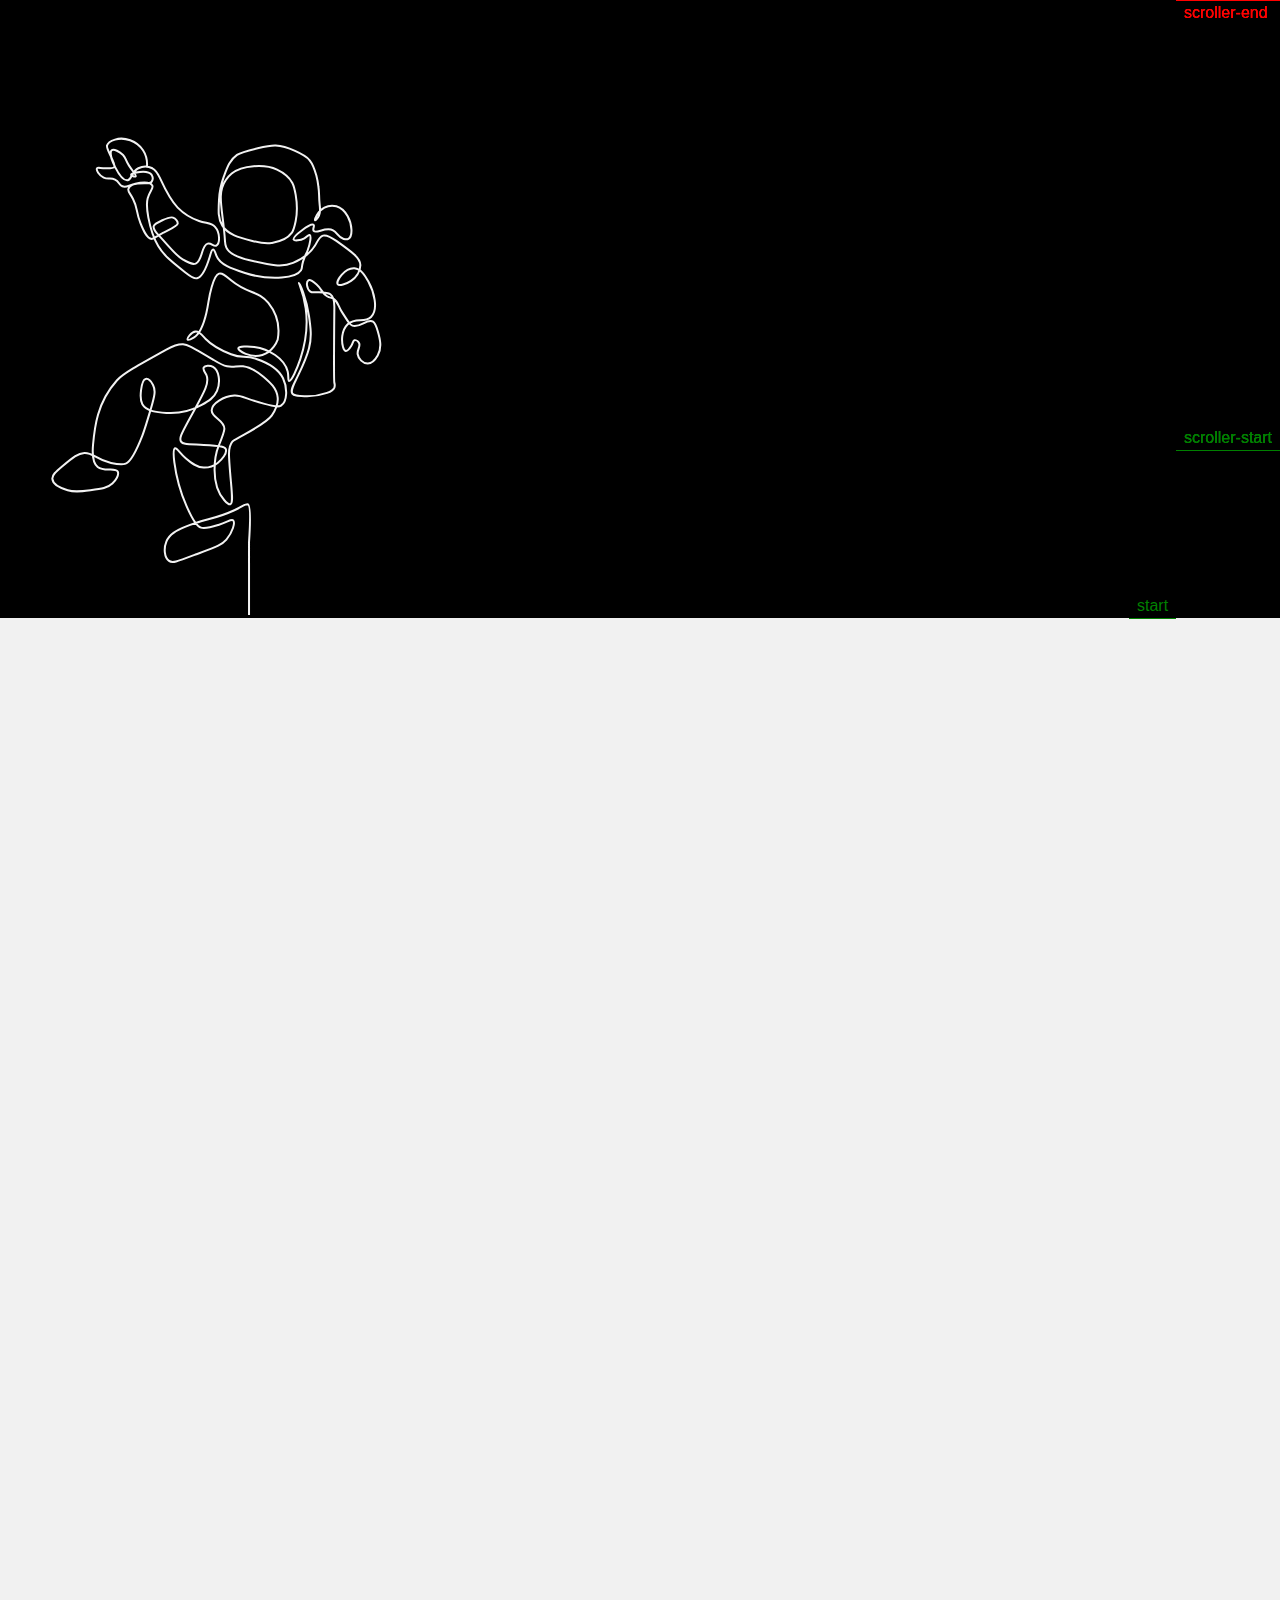
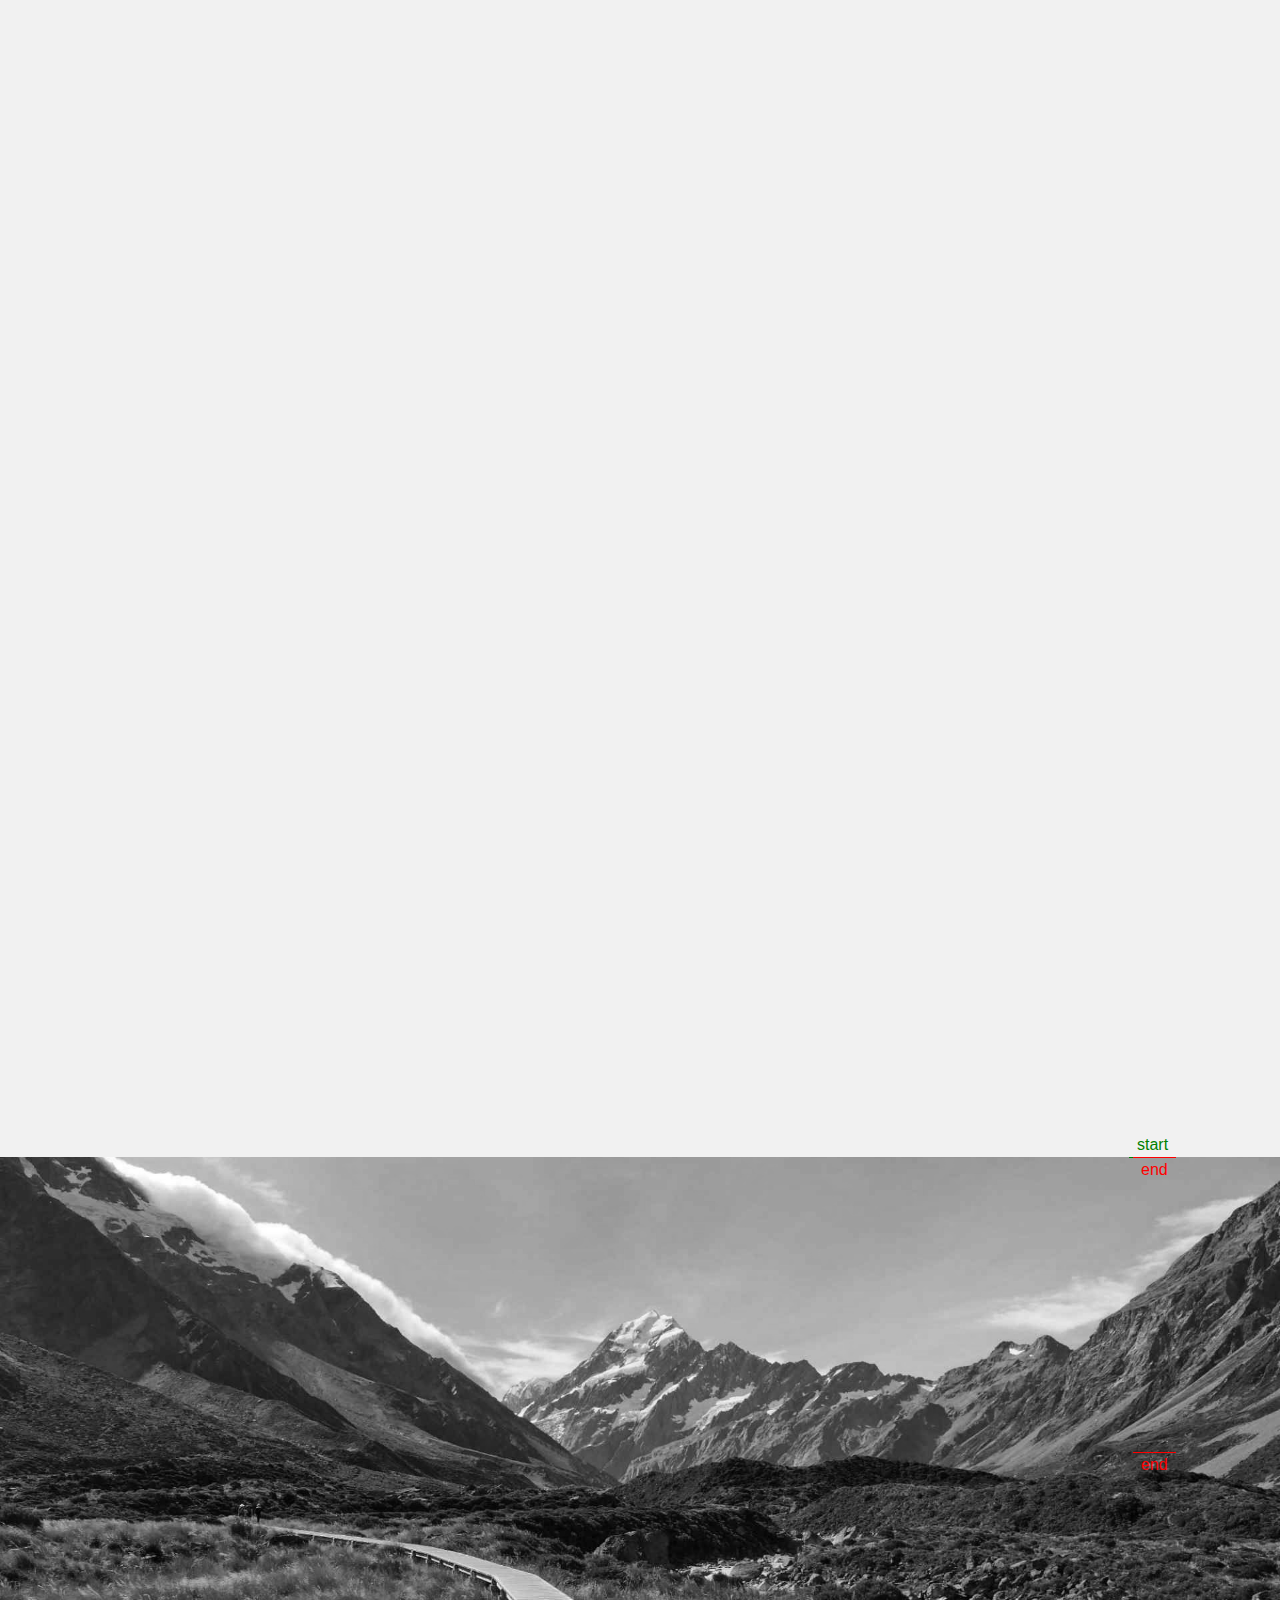
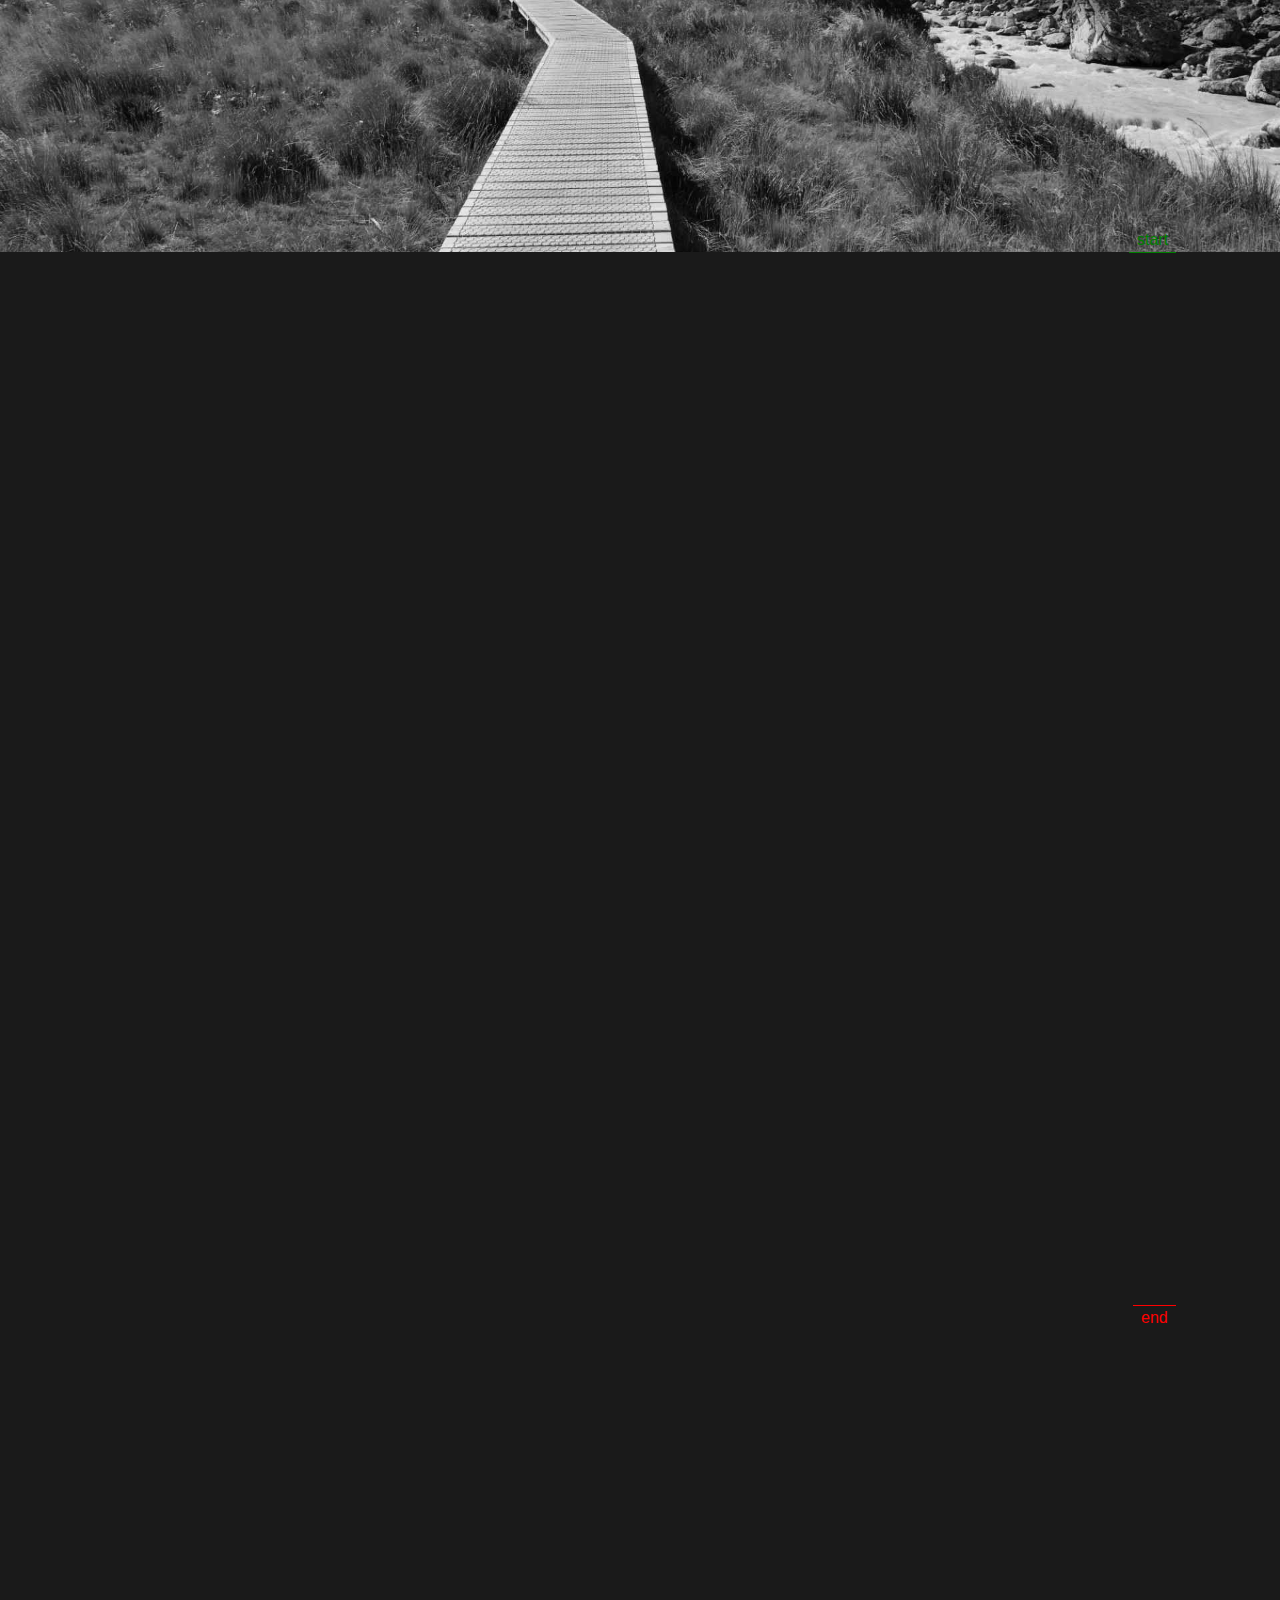
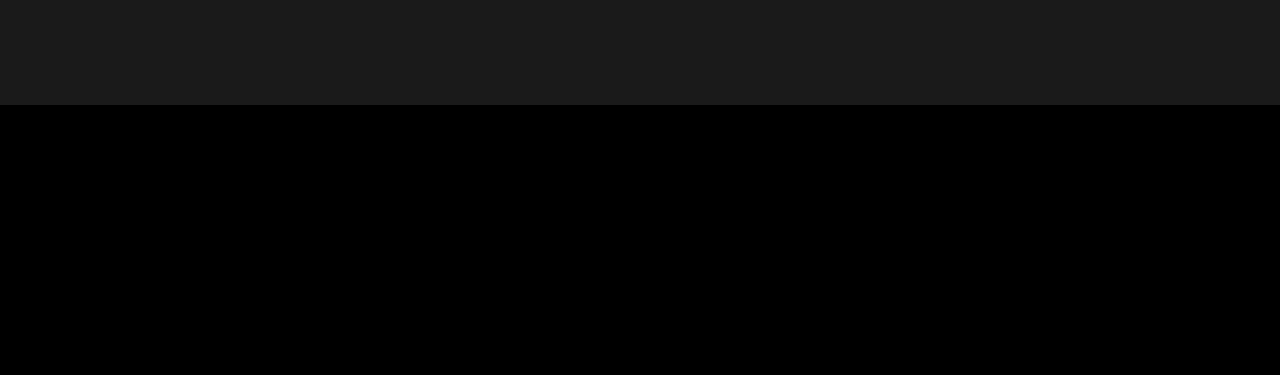
<file: index.html>
<!DOCTYPE html>
<html lang="en">
  <head>
    <meta charset="UTF-8" />
    <title>svg scroll animation</title>
    <link rel="stylesheet" type="text/css" href="reset.css" />
    <link rel="stylesheet" type="text/css" href="style.css" />
    <script src="js/jquery-3.6.0.min.js"></script>
    <script src="js/greensock/gsap.min.js"></script>
    <script src="js/greensock/ScrollTrigger.min.js"></script>
  </head>
  <body>
    <div class="header">
      <svg xmlns="http://www.w3.org/2000/svg" viewBox="0 0 1920 758">
        <path
          class="path path1"
          d="M220.54,84.4c.3-5.06.05-14.81-6-24-9.34-14.2-28.11-20.39-42-16-2.62.83-10.54,3.33-12,9-.85,3.33,1,5.9,8,21,3.21,6.91,4.15,9.24,3,11-1.45,2.2-5.33,2.16-13,2-9.19-.2-12-1.5-13,0-1.65,2.46,2.87,10.55,10,14,6.77,3.27,10.14-.41,17,3,6.6,3.28,5.37,7.62,11,10,6.33,2.68,9.45-2.15,23-4,12.22-1.67,18,1.12,21-3a9.2,9.2,0,0,0,0-10c-6-8.71-30.92-3-31,0,0,1.46,5.89,3.38,7,2,1.23-1.53-3.84-6.64-10-16-6-9.07-4.7-11.7-9-16-5-5-13.9-9.52-17-7-6.84,5.57,12.62,46.7,24,45,5.93-.89,5.57-12.8,16-18a23.86,23.86,0,0,1,21,0c6.59,3.45,9.12,9.71,12,16,6.32,13.79,14.24,31.06,26,43,13.33,13.54,31.08,19.69,32,20,12.21,4.1,18.42,2.75,24,9,8,8.92,7.37,25.21,2,28-3.86,2-7.49-4.38-13-3-9.92,2.49-7.3,25.55-18,30-4.76,2-9.64-.77-19-6-10.34-5.78-11.49-9.11-37-37-4.18-4.57-8.07-8.77-7-13,.87-3.44,4.91-5.29,13-9s12.11-5.49,16-4c3.74,1.43,7.47,5.44,7,9-.14,1.07-.8,3.17-16,11-4.47,2.3-4.43,2.13-8,4-11.69,6.12-12.23,8-15,8-7.56-.09-13.23-14.45-17-24-7-17.8-3.64-21.88-11-36-4.76-9.14-8.16-11.24-7-15,3.06-9.89,32-12.71,36-5,2,3.93-3.88,7.71-7,19-2.61,9.45-1.27,17,1,29,2.24,11.83,5,26.44,15,43,8.36,13.84,18.91,22.23,40,39,10,7.95,14,10.07,18,9,10.06-2.67,16.63-24.22,19-32,1.65-5.4,2.86-11,5-11s3.81,5.94,5,9c5.39,13.84,23.12,19.58,43,26,23.32,7.53,42.14,8,55,7,20.7-1.6,26.43-7,29-11,2-3.1.61-4.81,3-13s4.8-11.1,7-17c3.77-10.11,5.64-21.78,3-23-1.45-.67-3,2.39-8,5-6.28,3.27-14.86,4.19-16,2-2.37-4.57,25.89-25.71,30-22,1.72,1.55-2.17,6.19,0,9,3.83,4.94,17.93-6.78,29-1,6.7,3.5,7.27,10.79,16,13,2.23.56,4.76,1.2,7,0,6.77-3.64,6-21.58-1-34-2.17-3.84-6.95-12.27-17-15a25.78,25.78,0,0,0-18,2c-10.71,5.44-14.84,18.41-14,19,.51.35,4-2.94,6-7,2.33-4.78,1.69-8.9,1-16-1.64-16.79-.15-15.11-2-28a118.28,118.28,0,0,0-3-16c-2.32-8.49-4.41-16.14-10-23-5.37-6.6-11.35-9.26-22-14-7.49-3.34-16.58-7.39-29-8-7.94-.39-14.29,1.07-27,4-16.5,3.8-24.75,5.7-31,10-10.83,7.45-14.68,18.6-20,33a116.57,116.57,0,0,0-7,34c-1,17.41-1.57,28.57,5,39,8.6,13.64,24.23,17.66,45,23,10.32,2.65,18.33,4.62,29,3,6-.92,21.38-3,30-15,3.31-4.63,4.21-9.08,6-18,.75-3.75,3.53-18.67,0-39-1.49-8.6-2.24-12.9-5-18-6.69-12.36-18.13-17.72-23-20-14.16-6.64-26.93-5.63-35-5-8.77.69-21.64,1.7-33,11a46.55,46.55,0,0,0-9,10c-14.28,21.32-3.86,43.72-1,92a23.81,23.81,0,0,0,2,9c4.1,9,14.1,14.21,35,19,32.3,7.41,48.45,11.11,65,4,7.35-3.16,23.46-10.08,33-26,3.92-6.55,5.87-13.18,12-15,5.3-1.58,10.67,1.34,20,8,23.86,17,35.78,25.51,36,36,.21,10.31-7.25,19.38-14,24-7.07,4.84-18,8-20,5-2.91-4.32,10.42-24.94,25-24,10.32.66,16.48,11.82,21,20,7.82,14.15,15.94,41.08,4,53-9.8,9.78-23.29-.37-35,11-10.19,9.9-9.15,26.53-7,34,.51,1.76,1.65,5.57,4,6,3.31.6,7.26-5.81,8-7,3.14-5.09,2.71-8.27,5-9s5.52,1.3,7,4c2.87,5.25-3.09,9.68-2,17,1,6.86,7.91,14,15,14,8.18.05,13.47-9.3,15-12,7.14-12.61,3-26.71,0-37-2.37-8.11-3.56-12.16-7-14-9.09-4.86-19.48,10-31,6-3.35-1.17-4.73-3.21-16-21-5.42-8.56-5.55-14.74-12-19-4.33-2.86-5.14-1.09-10-4-8-4.78-7.18-10.4-16-18-2.7-2.32-9-7.77-12-6-3.2,1.89-3.2,12.44,3,17,2.82,2.07,5.25.74,13,1,8.13.27,13.38.46,17,3,6.14,4.31,6,14.31,6,19-.66,73.66-1,110.48,0,114a11.12,11.12,0,0,1,0,7c-1.55,4.09-5.89,6.18-11,8a90.06,90.06,0,0,1-34,5c-10.55-.51-15.83-.76-18-4-3.45-5.15,1.78-13.06,9-28,3.87-8,12.28-25.42,16-40,4.41-17.3,2.4-31.31,0-48-4.12-28.66-14.42-50.19-15-50s6.8,15.2,10,38c5,35.74-3.82,63.4-8,76-5.05,15.23-13.54,33.91-17,33-1.91-.5-.24-6.42-2-14-4.63-19.94-29-34.07-50-37-9.75-1.36-23.44-1-24,2-.69,3.67,18.08,15.47,36,10,16-4.89,22.19-20.79,23-23a68.19,68.19,0,0,0-14-55c-16-19.69-29.11-11.83-56-34-7.18-5.92-12.41-11.56-18-10-3.8,1.06-6.71,5.16-11,20-5.16,17.86-4.32,23.29-8,39-6.57,28.1-14.78,34.52-19,37-2.21,1.3-8,4.25-9,3-1.31-1.65,4.87-11.48,12-12,5.68-.41,9.47,5.27,15,11,12.43,12.88,26.26,18.35,38,23,17.75,7,19.09.73,38,7,10.23,3.39,31,10.28,40,29,6.86,14.28,6.58,34.87-3,41-2.86,1.83-6.51,2.35-26-3-29.87-8.2-33-12.62-44-12-16.15.91-33.65,11.73-34,22-.38,11.14,19.66,14.76,19,28-.25,5.1-3.67,13.42-8,24l-.71,1.7c-5.15,12.4-13.66,55.81,8.71,81.3,2.21,2.52,6.24,7,9,6,3.68-1.36,2.83-11.71,1-32-3.89-43.13-4.89-53.57,2-62,1.78-2.18,1.89-1.54,17-10,34.69-19.43,39.88-26,42-29,3-4.21,10.15-14.23,9-27-1.27-14.08-11.87-23.17-21-31-6.93-5.94-16.81-14.41-31-16-10-1.13-13.37,2.17-24,0-7.17-1.46-11.39-4.14-21-10-34.25-20.9-39.2-22.71-45-23-9.32-.47-16.33,3.2-25,8-43.37,24-65,36-74,46-30.33,33.81-33.72,71.6-36,97-1.43,16-.21,27.33,7,33,10.13,8,26.31.13,30,7,2.65,4.93-3.27,13.51-8,18-7.06,6.71-15.81,7.89-33,10-16.08,2-24.32,2.89-34,0-3.39-1-22.08-6.6-23-17-.52-5.85,4.82-10.46,15-19,15.55-13,23.33-19.58,33-20,13.88-.61,16.31,10,40,15,10.25,2.18,15.75,3.35,22,1,3.25-1.22,10.47-4.8,25-42,3.69-9.45,6.79-20,13-41,5.29-17.92,7.4-26.65,3-35-2.4-4.54-7.17-9.82-11-9-5.1,1.08-6.46,12.5-7,17-.77,6.4-1.73,14.42,2,21,6.28,11.08,22.51,12.13,36,13a95.28,95.28,0,0,0,53-12c10-5.68,18.56-10.57,23-21,5.47-12.85,3.28-30.88-6-36-4.84-2.67-12.21-2.17-14,1-1.66,2.93,2.12,7,4,11,5.78,12.41-4.73,28.24-27,69-10.9,20-14,26.47-11,31,2.83,4.25,9,3.67,34,5,27.07,1.44,31.49,2.74,33,6,2.84,6.11-5.87,16.27-12,21-2.86,2.2-10.63,7.45-21,7-11.53-.5-19.85-7.76-27-14-10-8.76-13.23-16-16-15-2.6.93-2.64,8.35-1,21a239.76,239.76,0,0,0,18,65c12.43,29,18.24,32,22,33,7,2,15.09-.59,26-4,14.4-4.51,19.4-9.19,22-7,3.77,3.18-.72,18.15-10,29-6.65,7.77-12.68,9.85-45,22-30.14,11.33-35.9,13.67-41,10-7.37-5.31-8-19.27-4-29,4.77-11.66,16-16.95,28-22,31.25-13.17,42.54-10.37,74-25C362.64,595.24,365,593,368.2,592a9.32,9.32,0,0,1,3.34-.57c3,.57,5,12.52,2,56.53V758"
        />
      </svg>
    </div>
    <div class="content1">
      <svg xmlns="http://www.w3.org/2000/svg" viewBox="0 0 1920 3203">
        <path
          class="path path2"
          d="M373.5-50.5v137c0,2.39,0,6.67,0,12-.25,125.14,33.43,179,10,210-27.91,36.94-132.17,36.74-164-17.5-26.51-45.17,5.68-113.38,48-143,81.56-57.07,231.86,7.43,263,92,16.31,44.3-10.53,65.7,9,103,37.42,71.44,190.41,96.95,256,37,49.9-45.61,25.85-119.31,61-131,53.66-17.85,123,149.52,207,135,42.22-7.3,58.11-55.39,123-59,16.83-.94,47.93.51,50,10,3.29,15.06-64,61.89-102,37-25.93-17-31.56-63-21-70,7-4.61,25.39,5.11,25,11-.19,2.82-4.76,5.83-8,5-10.29-2.64-15.87-46.28-2-55,17.47-11,68.32,31.83,64,41-2.06,4.38-18.07,4-21-2-6.41-13.09,40.87-70.91,77-57,32.49,12.5,36.72,75.6,25,82-4.83,2.64-15.13-2.86-16-9-2.33-16.34,59.5-54.84,85-34,22.41,18.32,7.59,75-2,76-5.62.59-13.89-17.45-11-20,4.21-3.72,36,22.17,33,28s-37.12-17.8-81-10c-11.32,2-37.76,6.71-49,27-18.9,34.12,21.48,82.93,28,88,.12.09,1.08.84,2.4,1.9,5.43,4.35,9.66,8.25,12.6,11.1.63.61,2.33,2.27,4.49,4.51,0,0,4.52,4.68,8.45,9.35,15.38,18.23,8.06,62.14,8.06,62.14-11.66,70-17.49,105-39,115-27,12.56-68.22-2.28-72-19-1.55-6.84,3.08-14.42,8-18,10.85-7.9,29.56-1.07,40,7,6.1,4.71,10.28,10.55,11,10,1-.73-8.63-9.41-9-21-.38-12.1,9.4-24.4,21-29,3-1.19,10.9-4.32,18-1,7.75,3.63,8,11.89,12,12,6.16.17,5.62-19.77,19-32,11.11-10.16,30.73-14,43-7,11.44,6.51,14.39,21.2,20,20,3.89-.83,3.1-8,9-11,5.5-2.79,12.87.06,17,3,8.72,6.2,11.26,18.69,10,28-1.42,10.53-7.52,15.72-5,19,3.1,4,13-2.94,19,2,4.89,4,5.23,14.57,1,20-2.71,3.49-7.38,5-7,6s4.07-.69,6,1c2.49,2.17,1.4,9.3-2,13-6.07,6.61-20.11,2.94-24,2-36.29-8.76-74.68,2-112,1-71.24-1.84-106.86-2.76-116,2-39.84,20.76-63.09,73.57-70,109-4.24,21.76-5.63,53.88-29.32,88.38A107.12,107.12,0,0,1,1055.5,895c-37.2,40.76-114.53,47.58-133,21-8-11.52-5.68-30.38,3-42,6.71-9,19.75-17.06,31-14,16.08,4.37,22,29.78,24,29,2.24-.88-14.12-30.19-4-56,1.52-3.89,5.53-14.11,15-18,15.83-6.5,38.4,8.21,46,25,3.55,7.84,3.8,16,4,16s-5.19-17.12-3-34c2.77-21.33,18.45-47.46,35-48,26-.85,49.29,61.47,52,60,.88-.48-2.94-6.23-3-14-.12-14.86,13.52-31.88,29-35,22.09-4.45,46,19.82,49,42,4.32,31.47-33.47,57.33-52,70-7.28,5-31.54,20.7-69,27-47.57,8-96.13-2.59-96-9,.18-8.94,95.39-24.43,192-4,58.65,12.4,102.54,21.69,130,61,41.53,59.45,15.77,145.06,5,151-.66.36-1.37.71-1.37.71-10.51,5.18-21,3.62-23.63,3.29-25.15-3.14-50.66,2.22-76,2-69.79-.61-90.85,12.07-101-2-9.47-13.12-1.4-38.35,4-39,4.34-.52,9.9,14.51,11,14,.94-.43-5.72-10.2-3-19,3.66-11.84,23.28-18.58,28-14,2.64,2.57.94,9,1,9s-1.73-9.6,3-15c4.53-5.17,14.48-5.82,20-2,2.36,1.63,4.44,4.44,4,5s-3.51-.9-5-2c-6.7-5-8.88-23,1-33s28-8.15,35,0c4.32,5,5.28,13.35,4,14-.93.47-3.73-2.73-4-3.06a16.17,16.17,0,0,1-2-2.94c-2.14-4.35,5.65-29.75,20-31,15.78-1.38,29.89,27.27,28,29-.92.84-6.79-3.58-10-7-15.86-16.9-11.64-57.34,11-81,4-4.22,24.09-25.18,51-20,24.67,4.75,40.43,28.65,38,32-1.79,2.46-16.71-1.65-22-11-11.07-19.55,16.8-67.5,47-71,43.25-5,88.13,81.49,78,92-3.74,3.88-17.38-.13-21-8-7.68-16.69,25.39-60.14,55-59,39,1.5,70.35,80.14,64,85-2.82,2.16-16.9-7.35-17-17-.11-11,17.9-24,31-21,17.34,4,24.33,35.62,23,57-1.91,30.69-22.15,59.13-29,57-5.69-1.77-7.54-26.28,3-34,13.09-9.58,44.62,7.21,45,22,.23,9.2-11.57,18.54-14,17-3.85-2.44,5.82-38.48,24-43,24-6,58.6,44,52,53-2.59,3.53-12.71,2.34-15-2-4.18-7.91,15.64-30.12,25-27,7.66,2.55,5.56,21.12,14,23,3.81.85,5.65-2.61,11-4,12.94-3.35,30.91,9.44,30,16-1.07,7.71-28.65,9.8-74,12-155.74,7.56-233.61,11.33-287,9-57.25-2.5-79.29-5.68-86,7-17.25,32.61,89.67,127.21,105,138,4.09,2.88,7.94,6.08,12,9,11.12,8,16.1,10.64,19,17a24.21,24.21,0,0,1,2,10c.67,33.1-22.55,88.85-17,133,.75,6,3.24,21.35-1,23-2.46,1-6.13-3.09-7-4-14.67-15.43-76-28-126-41-61.56-16-70.7-23.43-97-19-25.1,4.22-46.89,16.07-46,20,.59,2.58,10.87,1.18,33,6,4.3.94,16.18,3.52,16,5s-12.28,1.86-23,1c-14.51-1.16-18.46-4-25-1a21.11,21.11,0,0,0-11,12s-3.68,10.75,7,28l3,4.77c.68,1,1.3,1.77,1.72,2.29,1.18,1.43,1.69,1.82,2.77,3.25.23.31.73,1,1.29,1.89.67,1.07.92,1.63,1.66,3,0,.07.83,1.54,1.59,2.8,1.62,2.69,2.42,4,3,4,1.35-.07,3.18-4.83,2-9-1-3.71-4.17-5.87-6-7-15.75-9.77-42.93-10.12-53-11a35.13,35.13,0,0,1-4.1-.5s.32,0,.32-.06c0-.27-13.22-1.44-13.22-1.44-58.25-5.14-155-16.28-156-10-.19,1.15,2.86,2.83,12,6,66,22.88,166.24,25.32,178,24,0,0,7.42-.83,11,2l1.69,1.35,3.31,2.65c1.92,1.52,3.44,2.66,4.15,3.19,2.15,1.61,3.48,2.54,3.85,2.81,3.73,2.77,6.63,11.14,5,19a23.47,23.47,0,0,1-8,13c-11.22,9.34-29.12,6.55-30,3-.41-1.65,2.73-4.1,9-9,4.37-3.41,5.74-3.76,7-6,2.93-5.22.14-11.68,0-12-3.29-7.34-13.4-12.51-22-9-5.09,2.08-10,7.33-10,14,0,7.45,6,14.74,13,15,7.86.28,12.64-8.34,13-9a18.67,18.67,0,0,0,2-7c.42-3.44,1.24-10.13-3-15s-11.56-5.7-17-4c-8.15,2.55-11.08,10.5-12,13-3.29,9,.07,16.89,1,19,3.82,8.64,11,12.49,14,14,9,4.59,17.41,3.63,23,3,6.89-.78,14.15-1.6,20-7,3.76-3.47,6.17-8.31,11-18,3.14-6.31,3.18-7.45,5-9,5.77-4.91,15.39-1.94,23,0,29.08,7.41,46.28,4.19,63.07,10.45a103.75,103.75,0,0,1,18.93,9.55h0c3.64,2.42,25.9,15.84,51.63,10.76,0,0,27.39-5.41,31.37-2.76h0a4.63,4.63,0,0,0,.76.39c.88.33,7.24-1.39,7.24-1.39,1.87-.51,3.76-.88,4-1.93,0,0,0,0,0-.07,0-.4-.27-1.34-5-3-9-3.17-23-5-23-5-4.39-.58-6-.73-6-1,0-.82,15-1,17-1,7.49-.08,11.28-.09,13,1,2.07,1.32,4.39,3.84,10,7l.72.4c4.4,2.38,12.9,7,17.28,2.6h0c5.76-5.76,13.07-9.5,16-14,3.08-4.72,2.24-11.66,0-16-5.55-10.75-24.28-14.41-33-6-4,3.85-6.81,11.12-4,18a16.24,16.24,0,0,0,15,10c10.7-.22,15.42-12.49,16-14,2.58-6.72,2.91-17.11-3-22-1.7-1.41-5.13-3.36-20-1-16.13,2.56-17.27,5.69-31,8-10,1.68-20.3,1.88-31-1-2-.55-11.22-3-11-5,.26-2.34,13.48-3,36-4,17.77-.8,25.53-.68,26-3,.09-.45.25-2.62-12-8-17.38-7.63-29.76-8.55-47-12-17.86-3.57-13.16-4.31-35-9-12.81-2.75-25-8.65-38-10-2.78-.29-8.89-.8-10-4-1.18-3.38,3.87-8,5-9,13.69-12.45,53.44,6.65,110,11,12.17.94,28.73,1.47,41-9,5.44-4.64,8.14-9.82,11-16,14.68-31.72,15.52-50.84,26-76,6-14.52,17.54-36.41,22-35,7.55,2.38-4.4,71.54-11,123-.1.81-2.21,17.49-1.29,23.54a23,23,0,0,1,.22,5.58,29.1,29.1,0,0,1-.93,4.88c-.64,2.8-2,8.82,0,11,2.44,2.63,9.73-.47,11-1,33.21-13.8,166.06-19,215-19h0c100.93,0,81.22-1.75,95-1,12,.65,17.93,1,18,2,.29,4-82.59,13.61-141,19-73,6.73-109.43,10.1-149,12,0,0-68.13,3.27-68,7,0,1.11,11.88-.61,20,7,5.83,5.46,9.76,15.75,6,24-4.17,9.15-15.68,11.1-21,12-3.21.54-7.19.37-15,0-14.59-.69-20.75-2-21-1-.31,1.21,9.21,5.18,19,8a136,136,0,0,0,45,5c9.58-.51,16-.91,24-4a77.53,77.53,0,0,0,19-11c8.77-6.77,7.88-8.84,13-11,11.14-4.7,23.45,1.68,26,3a41.63,41.63,0,0,1,14,12c22,28.94,20,59.46,36,66,15.7,6.4,30.81-17.48,46-10,14.5,7.13,10.2,33.51,21,36s18.43-23,34-25c17.27-2.18,22,31.58,50,54,30.72,24.57,55.87,10.24,77,25,50.26,35.11,46,212.58-55,269-75.44,42.14-189.43,8.13-195-28-6-38.94,109.81-107,144-81,37.75,28.73,1.59,191.66-98,253-61.58,37.94-101.25,8.58-295-7-213.88-17.2-365.84,2.47-427,12,0,0-34.42-1-177,39-2.25.63-12.94,3.72-13,8,0,2.9,4.84,3.62,10,9,5,5.18,3.61,7.81,9,18,6.29,11.9,9.63,11.11,11,18,1.61,8.06-2.6,10.87-2,19,.84,11.36,8.6,21.84,12,21,2.73-.68,2.92-8.74,3-14,.55-34.44-16.6-74.29-21-73-2.78.82-2.18,18.62,7,29,.43.49,8.1,9,14,7,3-1,3.84-4.24,6-4,2.81.31,2.13,5.83,6,10,4.19,4.52,8.75,2.11,22,7,4.49,1.66,6.74,2.48,8,4,3.9,4.68.71,10.16,5,17,.71,1.13,3.38,5.39,6,5,4.6-.68,5.37-15.14,7-15,.79.07,1.08,3.49,2,12,1.22,11.28,1.67,14.05,4,16,3,2.54,6.73,1.58,7,3,.53,2.76-13.43,6.35-13,10,.22,1.86,3.91,1.66,9,6,2,1.68,4,3.4,5,6,2.16,5.54-2.78,8.59-2,14,1.22,8.52,14.58,8.59,16,17,1,5.82-5,8.24-4,16,.78,5.94,4.89,9,4,10-1.21,1.31-9.75-3.31-17-10-9.88-9.13-12.44-17.58-19-31-8.32-17-20.18-41.25-30-40-5.73.73-9.09,9.92-10,15-2.69,15.07,9.85,29.95,22,36,9.74,4.86,21.12,5,21,6-.1.88-8.39-.09-9,2-.91,3.11,16.47,8.41,16,15-.29,4.09-7.22,5.23-7,9,.21,3.61,6.56,2.95,11,9,3.54,4.83,1.88,8.48,7,16,2.43,3.57,3.6,3.91,4,4,5.42,1.25,10.29-10.2,14-9,2.76.89,3,8.18,2,13-.17.85-2,9.59-6,10s-6.55-7.55-8-7c-2.25.85.77,21.21,7,22,3.73.47,7.81-6.17,8-6s-5.75,4.85-7,12a14.85,14.85,0,0,0,1,9c3.17,6.52,10,5.56,11,10,.89,4-4.43,6-8,15a25.17,25.17,0,0,1-3,6c-1.89,2.69-3,3-3,4,0,3.87,15.22,6.68,15,8s-14.92-2.73-19,3c-2.24,3.14.64,6.51,1,14,.43,9.08-3.24,16-7,23-2.73,5.1-7.77,14.55-18,21-13,8.21-20.83,3-28,11-6.14,6.84-6.48,17.43-4,25,3.46,10.55,13.91,19.74,21,18,4.34-1.06,4.68-5.55,9-6,4.91-.52,8.09,4.89,14,10,8.93,7.72,15.09,7,22,11,15.15,8.83,25,35,19,54-.89,2.82-10.27,16.25-29,43-3,4.23-7.16,10.22-5,14,2,3.45,8.94,4.6,12,2s.76-8.07,4-10c2-1.19,5.19-.5,6,1,.89,1.65-.92,4.61-3,8-1.49,2.43-2.33,3.2-2,4,.72,1.75,6,1.12,7,1,8.45-1,12.25-5.41,14-4s-1.9,5.8,0,12c.31,1,1.32,4.3,4,6,5.5,3.48,14.48-2,16-3,10.33-6.57,9.36-15.28,19-19,4.94-1.9,6,.06,9-2,7.75-5.37-.15-18.38,7-29,6.62-9.83,17.49-4.81,23-15,4.32-8,.67-16.74,7-21,2.08-1.4,2.89-.74,6-2,8.78-3.56,12.79-13.11,14-16,5.53-13.16-1.12-18.51,5-27,4-5.51,9.51-7.06,9-11-.17-1.31-.86-1.78-6-7-5.91-6-6.55-7-7-8-1.86-4.27-.2-8.83,1-12,3.28-8.64,12.82-22.06,27-24h0c0,.08,15.15.49,29,7,4.69,2.2,9,4.24,9,7,0,4.61-12.24,8.3-13,7-.92-1.58,16.67-7.88,18-20,1-9.41-8.73-13.29-7-22,1.46-7.35,8.86-6.81,16-16,6-7.74,3.34-11.43,9-35,4.76-19.83,8.4-24.48,5-29-4.33-5.75-15.25-4.91-27-4-9.37.72-14,1.08-19,4-13.15,7.74-11.56,22.85-21,25-1.1.25-3.13.5-15-6-18.56-10.17-20-14.31-31-18-5.55-1.87-10.8-2.7-19-4-13.41-2.13-14.15-.79-18-3-11.44-6.56-13.8-23.42-14-25s-.23-2.49-.29-3.94c-.58-13.47,3.3-18.62,4.29-29.06.63-6.6,1.68-17.66-5-23-4.48-3.58-11.91-4.16-16-1-4.65,3.59-1.12,14.6,3,29,2.24,7.83,3.87,11.21,2,15-2.6,5.28-10.48,8.3-14,6-2.79-1.82-.8-5.65-4-12a25.62,25.62,0,0,0-8-9c-2.89-2.19-5.07-3-16-7s-10.8-4-11-4c-13.23,2.34,11,80.34-24,126-21.32,27.85-48.58,22.68-53,45-5.34,27,33.63,38.79,34,80,.16,18.1-7.29,22.79-8,55-.33,14.78-.83,37.59,7,40,7.56,2.32,23.17-14.28,20-23-4.19-11.52-42.64-13.38-53,1-3.07,4.27-8,15.92-8,16l-18-24c-7.9.35-16.53-.57-20-6-5.92-9.25,7.72-24.4,3-29-4.11-4-18.93,3.11-28,12a42.75,42.75,0,0,0-12,20c-3.22,12.7,2.77,16.44,0,25-4.59,14.16-23,10.17-36,26-4.5,5.49-4.39,8.55-11,41-5.79,28.42-8.73,42.7-11,46-13.19,19.2-29.78,8.37-59,31-19.48,15.08-16.82,23.55-38,36-10.59,6.22-18.13,8.15-28,18-10.26,10.24-9.33,15.36-17,19-14.14,6.71-25.18-6.95-36,0-6.74,4.33-4.49,10.92-15,26a107.21,107.21,0,0,1-11,13c-18.28,19.12-34.18,28.24-43,37-29.3,29.07-16.88,90.08-19,90-1.11,0-.53-16.57-9-25a18.7,18.7,0,0,1-2-2.23c-5.36-7.06-4.63-17.37-3-17.77,3.43-.84,6.16,42.1,31,52,.6.24,15.44,5.92,26-1,7.88-5.16,7.89-13.74,13-14,0,0,3.63-.19,17,20a48.84,48.84,0,0,0,20,12c8.66,2.56,11.82.58,23,3,13.72,3,14.05,7,23,8,14.22,1.52,26.18-7.4,31-11,13.21-9.85,9.37-15.57,25-29a90,90,0,0,1,25-16c11.63-4.84,14.8-3,18-7,8.72-10.91-9.07-31.73-1-41,5.34-6.13,15,.8,25-6,8.58-5.86,10.23-17,12-29,0,0,1.7-11.47-2-47,26.75,3.46,38.9-2.52,45-9,1.65-1.75,2.68-3.35,14-20,6.08-17,10.6-22.31,14-22,8,.73,13.93,32.78,14,33,21.23.39,28.28-3.54,30-8,4.39-11.36-22-36-22-36l17-32c18.44-10.3,25.28-21.42,28-30,4.06-12.81-.22-22.61,8-32,5.22-6,8.85-4.18,18-12,2.3-2,16.62-14.2,14-22s-20.8-8.52-28-8c-44.69,3.24-76.36,88.3-90,126-39.22,108.39-13.24,124.05-48,184-2.83,4.89-53.94,90.28-142,107-32,6.08-78.4,4.86-84-11-2.32-6.56,2.75-14.48,0-16-3.53-1.95-16.46,8.62-18,22-.21,1.82-1.23,10.67,4,15,5.63,4.66,13.17-.11,17,2,6.68,3.67,3,28.83-23,97"
        />
      </svg>
    </div>
    <div class="content2">
      <svg xmlns="http://www.w3.org/2000/svg" viewBox="0 0 1920 1039">
        <path
          class="path path3"
          d="M343.5-.5c-2,3.68-5.41,8.38-11,11a22.5,22.5,0,0,1-9,2c-11.22.68-27.27,20.19-30,36-5.21,30.22,43,54.4,38,64-6.66,12.79-101.59-12.1-100-30,1.79-20.2,127.3-39.95,245-19,61,10.86,74.66,24.6,139,29,67.25,4.6,83.21-8.3,147-7,74.76,1.52,179.3,21.82,182,51,4,43.33-222.17,44.78-260,163-21,65.63,17,164.36,47,218a387.41,387.41,0,0,0,20.67,32.77C813.6,639.53,868.93,660.88,968.5,750.5c50.45,45.41,35.44,39.21,74,72,89.63,76.23,195.91,131.17,208,116,1.42-1.78.88-3.7-8-27-21-55-26.13-65.61-24-82,2.24-17.27,11.8-35.17,20-35,5.74.12,11,9.12,13,16,4,14.22-4.43,25.51,0,29,2.93,2.31,9.32-.52,13-3,11.31-7.61,8.89-19.8,20-42a93.71,93.71,0,0,1,12-19c11.06-13.39,28.07-25.71,33-22,3.61,2.72-.09,13.45-2,19-6,17.46-16.86,25.75-15,28,1.51,1.83,10.82-1,17-8,6.53-7.35,3.85-12.85,10-25,4.35-8.59,12.58-19.48,18-18,3.2.87,4.44,5.79,5,8,2,8.08-1.77,13-5,27-2,8.73-3.74,16.28-1,18s10.28-3,15-9c10-12.78,3.86-26,13-32a13.65,13.65,0,0,1,13-1c4.7,2.31,7,7.66,7,12,0,5.46-3.71,9.5-5,11-12.59,14.59-18,42.66-13,46,3.88,2.62,16.41-8.34,22-14,11.27-11.41,13.87-21,21-21,3.62,0,7.76,2.54,9,6,1.46,4.09-.94,10-25,33-18.94,18.07-23,19.73-28,29-6.09,11.41-2.64,14.09-8,28-2,5.24-12.66,31.19-34,40-9.13,3.77-18.07,3.52-44-3-46.44-11.67-61-21.74-106-35-30.19-8.91-31-6.57-44-13-15-7.46-45-26-55-31-4.5-2.22-7.39-3.54-7.39-3.54-3.93-1.81-5.42-2.37-8.76-4,0,0-3.11-1.49-6.85-3.49-16.21-8.68-41.68-22.32-40-31,.31-1.58,1.57-3.33,37-12,24.09-5.9,29.41-6.53,38.19-9.46a125.47,125.47,0,0,1,14.3-3.91c4.57-1,7.91-1.41,9.51-1.63,12.88-1.81,22.49-3.17,30-7,5-2.53,10.64-9.69,22-24,8.65-10.89,10.72-15,17-17s9.59.36,16-3c4.39-2.3,9.91-7.11,9-11s-8.06-5.27-12-6c-7.46-1.39-22.39-2.09-36,6a35.81,35.81,0,0,1-11,5c-3.46.83-9.77,2.35-13-1s-1.46-9.57-1-11c1.82-5.69,6.51-9.55,13-13,5.13-2.72,16.38-7.83,38-9,9.89-.53,18.54-.06,31-3,4.63-1.09,11.32-3,13-8a7.72,7.72,0,0,0,0-5c-3.18-7.61-25-5.56-31-5-20.36,1.91-29.7,7.59-49,6-9.52-.79-11.67-2.53-12-4-.58-2.57,4-6.22,8-8,6.35-2.81,9.4-.08,15-3,3.75-2,7.74-6,7-9-.33-1.34-1.82-3.5-11-5-4.61-.76-17.21-2.34-37,3a120.6,120.6,0,0,0-25.87,10.19,123.14,123.14,0,0,0-11.13,6.81c-5.29,3.65-14.86,10.89-33,32,0,0-21,24.5-31,29a41.9,41.9,0,0,1-6.85,2.52c-3.29.77-5.05.58-8.65,1.69a36.53,36.53,0,0,0-4.5,1.79c-6.8,3.24-37.49,39.37-25,56,8.06,10.72,31.57,10,35,3,2-4.16-4.11-8.32-11-22-4-7.86-13.17-26.16-9-41,2.67-9.48,9.16-11.74,30-27,19.74-14.46,33.17-24.29,47-39,11.42-12.14,20.37-24.7,37.37-39a110.33,110.33,0,0,1,13.63-10,106,106,0,0,1,27-12c19-4.92,38.4,8.29,55,18,9.51,5.56,35.67,16,88,37,35.71,14.3,58.92,23.6,91,30,40.32,8,85.61,9.71,87,3,.86-4.12-15-10.53-41-21-11-4.42-40-15.71-82-26-12-2.93-22.22-5.11-33.73-7.55-23-4.87-35.37-7-48.27-9.45,0,0-92.69-17.86-120-48a25.83,25.83,0,0,1-4-6c-1.6-3.56-1.86-6.8-2-13-.21-9.57,0-13,0-13,1.71-28,.88-22.07,2.26-38.23.88-10.36,1.66-18,1.74-18.77,2.64-26,8.25-125.2,15-163a25,25,0,0,1,6-13c2.17-2.33,7.87-7.36,27-8,23.19-.78,33,6,65,6h0c40.34,0,116.15,26,172,37,22.91,4.51,125,22.75,138,26a70.91,70.91,0,0,1,9,3,58.48,58.48,0,0,1,11,6c9.46,7,6.48,30.47,6,34-6.22,45.76-9.33,68.64-13,86-4.2,19.9-6.71,34.23-10,53-5.27,30.07-16.68,59.47-17,90,0,0-.21,19.44-10,33a9.24,9.24,0,0,1-1.21,1.45c-.33.28-1.17.93-1.79,1.55h0c-4.2,4.2-15,2-15,2s-281.41-57.47-349-111c-.58-.46-1.14-1-1.14-1a35.75,35.75,0,0,1-3.86-4c-8.53-10.73-7-30-7-30,3.25-40.87,22-76.8,20-122-.64-14.5.24-26,2-49,.86-11.2,1.81-19.93,8-27,7.15-8.17,17.9-10.26,26-11,73.27-6.72,294.72,62.87,320,68a34,34,0,0,1,14,6c3.86,2.87,10.07,8.9,14,23,3.8,13.64,3.39,27.43-1,49-5.63,27.66-10.81,33.72-17,60-2.81,11.9-2.13,12.3-7,44-13.25,86.25-20.5,98-12,117,2.07,4.64,6.87,13.73,5,25-1.6,9.65-7.21,15.5-14,24-9,11.27-15.92,24-24,36-18.57,27.46-27.86,41.19-35,60-8.88,23.4-4,26.1-14,46-6.9,13.74-8.31,10.64-25,37-12.84,20.27-16.71,29.54-25,30-6.19.34-12.8-4.34-15-10-2.59-6.65,1.27-13.7,5-20,11.57-19.57,17.36-29.35,27-39,19.64-19.65,28.75-41.91,46-84,14.22-34.71,14.91-51.2,34-68a86.84,86.84,0,0,1,27-16"
        />
      </svg>
    </div>
    <div class="content3">
      <svg xmlns="http://www.w3.org/2000/svg" viewBox="0 0 1920 2175">
        <path
          class="path path4"
          d="M1397.5,803.5c-.45-3.16-1.56-10.9-2-14-74.3-521.09-39-382.67-41-394-.16-.89-1-5.61,0-6,.82-.31,2.45,2.16,3,3,2,3,7,40.59,21,262-98.87,29.55-168.44,50.13-177,52-1.24.27-6.45,1.29-7,4-.42,2,2,4.17,3,5,18.68,15.83,184.31,87.88,191,91,1.33.62,6.76,3.36,13,2a16.41,16.41,0,0,0,5-2c9.9-5.83,127.46-58.75,142-68a15.07,15.07,0,0,0,5-5,16.87,16.87,0,0,0,2-7c.51-9.78-22.92-222.71-17-241,.43-1.33,1.64-5.07,3-5,1.68.08,2.66,5.94,3,8,11.08,66.35,3.35,135.35,18,201,.32,1.43,1.51,6.27-1,9-3.63,3.94-12.72,1-16,0-41.89-13.21-127.43-33.37-140-44-.68-.57-3.37-3-7-3a11.1,11.1,0,0,0-7,3c-14.2,12.08-141.61,53.18-171,54-2.49.07-9.33.26-10-2-.52-1.73,2.79-4.12,4-5,14.49-10.5,107.64-42.22,143-44,1.86-.09,7.51-.3,10-4,1.84-2.73,1.15-6.15,1-7-2.22-12.63-17.06-207.22-17-252,0-1.57,0-4.61-2-7-15.92-18.81-115.61,52.92-154,69-2.43,1-11.42,4.66-11,8,.31,2.51,5.82,3.71,7,4,23.67,5.79,162.08,99.23,183,111,1.68.94,5.71,3.11,10,2a10.92,10.92,0,0,0,5-3c8.11-8.07,120-77.62,142-98,2.25-2.09,6.14-6.07,6-11-.11-3.87-2.68-7.55-3-8a19.66,19.66,0,0,0-4-4c-16.71-12-25.06-18.05-172-76a13.23,13.23,0,0,0-5-1,15.24,15.24,0,0,0-5,1c-4.4,1.74-153.25,64.12-174,83-.86.79-4.06,3.82-7,3-3.86-1.07-4.73-8-5-8-1.17.12,14.26,131.61,28,247-25.09,92.65-58.31,181.56-96,181-76.91-1.15-112.34-374-181-372-41.72,1.19-39.53,139.16-149,298-23.94,34.73-143.5,208.23-232,185-105.07-27.57-154.27-329.28-61-390,62.16-40.47,176.78,33.13,256,84,145.93,93.7,264.2,239.75,241,269-39.36,49.61-416-325-659-204-105,52.28-188.18,198.65-158,293,13.69,42.8,37.68,34.17,79,102,82.14,134.81,47,266.75,32,289.37C250.23,1460.25,234.3,1477,234.3,1477c-3,3.18-6.88,7.22-11.93,11.72-16.31,14.55-28.81,19.37-46.21,29.25-12.51,7.11-28.79,16.35-43.28,30a170.69,170.69,0,0,0-31.78,44.39C62.67,1670,122.7,1812,104.74,1934.44c0,0-10.14,69.07,17,97.06,1.08,1.11,10.91,8.49,10.92,8.49h0s3.36,1.7,3.63,1.82c3.22,1.44,65.47,0,87.35,0h0c58.86,0,103.42,0,121.32-24.27,6.07-8.22,7.05-16.5,14.56-18.19,9.37-2.12,22.27,7.51,21.23,14-.94,5.79-13.47,10.92-20.62,7.28-10.54-5.36-8.64-29.32-6.07-41.25,8.13-37.75,45.38-59.16,60.66-67.94,39.31-22.59,102.14-39.71,134.67-34,2.94.51,16.63,3.16,29.12-3.64,2-1.1,12.64-6.89,12.13-14.56-.39-5.86-7.21-11.63-13.35-12.13-14.31-1.17-32.46,25.7-36.39,51-5.17,33.15,12.86,71.76,40,84.93,11.4,5.52,32.55,10.52,47.07,13.94a160.79,160.79,0,0,1,28.15,10.32c8.93,4.19,14.9,7,14.56,9.71-.56,4.44-18.92,10-32.76,4.85-23.74-8.76-38.12-50.26-34-84.93,3.11-25.94,16.2-44.67,8-74a90.35,90.35,0,0,0-4.39-12.12c-9.52-22-27.83-43.28-37.61-49.75a23.16,23.16,0,0,1-7.3-7.54c-1.59-2.67-3-5-2.4-7,2-7,26.87-6.27,40-4.85a149.93,149.93,0,0,1,17.81,3.08,205.89,205.89,0,0,1,26.21,8.17c4.21,1.65,8.38,3.52,8.38,3.52l2.2,1c2.13,1,46.65,18.51,98.27-6.06,17.64-8.4,42.9-20.43,46.1-41.25,1.89-12.24-5.63-15.89-7.28-36.4-1.81-22.59,5-46.81,12.14-47.31,5.11-.37,11.41,11.47,13.34,21.83,7.12,38.25-41.83,74.86-47.31,78.86-7.85,5.73-48.74,35.56-94.64,26.69-25.37-4.9-40.88-19.43-75.09-21.51-12.53-.76-28-1.54-28-1.54-31.45-1.58-32.31-1.12-36.4-2.42-17-5.43-33.29-23.28-36.39-44.89,0,0-4.14-28.81,23.05-54.6a83.44,83.44,0,0,1,16-11.55,73.3,73.3,0,0,1,9.5-4.22c9.3-3.37,26-9.41,40-2.43,7.19,3.58,14.93,11.19,13.35,15.78-2,5.88-18.92,5.36-29.12,3.64-16.17-2.74-39.44-12.55-38.82-23.06s24.3-18.66,42.46-18.19a61,61,0,0,1,26.69,7.27c9.83,5,22.26,14.26,20.63,18.2-1.35,3.27-12.37,2.93-20.63,0-25.67-9.1-39.77-48.63-30.33-58.23,6.49-6.6,27.43-2.47,46.1,1.21,7.13,1.41,13.15,3,15.77,0,3.82-4.43-2-16-6.06-21.84-20.08-28.65-76.22-28.82-80.07-18.2-2.33,6.42,14.72,16,12.13,20.63-3.07,5.45-29.27-3.94-35.19-6.07-26.35-9.45-65.49-28-63.08-35.18,1.56-4.69,18.28,2.59,59.44,2.43,27.38-.11,61.77-3.5,83.39,4.24,1.07.38,5.82,2.12,12.46,4.25,8.25,2.65,20.2,6.49,26.69,7.28,3.44.42,16.36,1.33,38.82-18.2,21.43-18.63,65.8-57.21,54.6-105.55-6.18-26.66-27.24-47.57-44.89-55.81-8-3.72-22.58-8.27-37.61-10.92-2.59-.45-7.55-1.27-14.45-1.94-38.06-3.72-68.09,3.36-122.65,11.65a37.72,37.72,0,0,0-14.55,4.85c-4.4,2.64-9.17,6.85-18.2,21.84-6.38,10.58-5.32,10.67-10.69,19.69-8.73,14.69-12.6,16.25-19.32,28.56a115.92,115.92,0,0,0-8.82,20.9c-4.95,15.46-11.05,34.51-3.64,46.11,4.41,6.88,11.74,8.25,37.61,12.13,59.52,8.92,88.19,11.79,115,4.66,3.85-1,7.08-2.09,7.51-2.24,1.42-.47,26.37-9,43.68-25.47,14.23-13.53,19.43-28.73,29.11-57,10-29.16,9.5-42.71,19.42-46.1,9.35-3.19,21.71,4.8,27.9,13.35,7.91,10.92,6.64,24,4.85,42.46-2,20.85-7.83,33.95-1.47,53.08a41.27,41.27,0,0,0,1.47,3.94c7.19,16.28,27.6,31,46.11,26.69,22.13-5.14,28.72-34.52,29.11-36.39,5.93-28.31-13.53-53.41-26.69-70.37s-28.11-28.36-34-32.76c-18.69-14-23.1-11.93-35.18-23-5.25-4.83-23.9-22.47-27.91-49.74-3.82-26,6.61-54.24,15.78-54.6,9.6-.37,12.38,30.13,26.69,31.55s22.56-28.32,37.61-26.69c11.53,1.24,12.15,19.29,27.9,24.26,12.81,4,17.4-6.3,31.54-6.07,24.14.41,30.61,30.86,76.44,68,11.68,9.45,17.52,14.18,27,19,13,6.69,20.93,7.58,32.11,16.31,6.57,5.13,10.45,10,14.89,15.6,20.13,25.48,27.71,51.93,41.25,67.94,4.08,4.82,6.81,8,11.6,11.11,3.9,2.49,6.83,3.39,11,7a44,44,0,0,1,6.55,7.41c17.71,25.48,4.85,88.56,4.85,88.56-8.88,43.58-16.82,82.59-35.18,84.93-8.37,1.07-15.44-5.94-20.62-10.92-65.48-62.94-126.9-88.9-149.23-91-16.63-1.56-38.74,7.59-40,8.49h0a21,21,0,0,1-6.24,2.68c-1.48.34-6.48,2.74-16.5,7.54l-1.9.92-2,1c-16.34,8-40,6.07-40,6.07-28.21-2.28-73-17-71.58-23,1.24-5.48,40.15-2.37,54.59-1.21,32.81,2.62,49.69,8.13,60.66-2.43,4.15-4,8.33-11.12,6.07-15.77-3.37-6.94-20-6.1-20.63-3.64-.44,1.67,6,6.18,12.14,6.06,5.91-.1,10.28-4.43,21.83-20.62,14.09-19.75,21.15-29.8,21.84-38.82,1-12.74-4.16-24.39-4.85-24.27s-.61,8.38,2.43,15.77c5.11,12.48,17.33,18.42,21.83,20.63,0,0,59.85,29.36,157.72,104.34,2.1,1.61,6.45,5.06,8.5,10.91,1.7,4.88,1.57,10.73-4.86,26.7-6.81,16.92-10.22,25.39-14.56,26.69-8.58,2.57-15.15-9.4-40-27.91-17.54-13-26.32-19.57-37.61-20.62-18.72-1.75-39.41,9.4-48.53,26.69a40.47,40.47,0,0,0-4.85,24.26c1.66,13,10.66,28.88,20.62,29.12,13.49.33,30.43-28,37.61-48.53,2-5.6,3.1-10.34,7.28-12.13,10.34-4.42,32.55,12.14,31.54,26.69a13.85,13.85,0,0,1-.43,2.56c-3.38,13.13-19.3,16.46-39.6,30.2-14.88,10.06-22.4,19.13-37.47,21.43a31.55,31.55,0,0,1-6.21.41c-12.42-.49-23.67-8.62-29.12-17-10-15.36-2.7-35,3.64-52.17,6.21-16.77,9.58-25.86,18.2-31.54,28.23-18.6,92.21,13,112.83,59.45,4.32,9.71,6.51,14.65,6.07,21.83-2,32.36-54.26,60.34-61.88,82.5,0,0,0,.05-4.94,14.62a238.36,238.36,0,0,1-.89,29,273.71,273.71,0,0,1-5.09,31.57c-3,13.23-10.85,47.17-32.75,77.65-27.21,37.85-63.43,52.66-106.77,70.37-5.44,2.22-56.9,23.25-61.87,14.56-3.85-6.73,21.34-29,35.18-41.25,13-11.51,19.88-17.59,31.21-24.39,12.89-7.75,22.87-11.22,35.63-23.23a87.14,87.14,0,0,0,10.81-11.83c16.85-22.6,10.24-39.38,26.72-58.23a61.69,61.69,0,0,1,10.89-9.71c18.48-13.41,25.86-5.41,49.74-17,7.51-3.64,17.33-9.55,30.17-7.74.34,0,1.51.21,2.59.46,16.22,3.76,31.29,30.91,32.75,58.24,1.27,23.56-7.69,45.14-12.13,44.89-2.86-.17-6.81-9.62-8.38-16.47,0,0-.06-.26-.11-.52-1.45-6.75-2.61-26.48,4.85-32.76,16-13.41,72.83,33.58,78.86,40l.26.27a135.4,135.4,0,0,1,10.39,12.91l.68,1,.42.64c11.65,17.45,29.5,37.37,29.5,37.37,15.82,17.64,23.72,26.45,29.12,30.33,16.24,11.67,31.82,15,40,17,31.7,7.49,96.13,8.93,178.34,0"
        />
      </svg>
    </div>
    <div class="footer"></div>

    <script>
      const path01Total = $(".path1")[0].getTotalLength();
      const path02Total = $(".path2")[0].getTotalLength();
      const path03Total = $(".path3")[0].getTotalLength();
      const path04Total = $(".path4")[0].getTotalLength();
      console.log("🚀 ~ file: index.html ~ line 49 ~ path01Total", path01Total);
      console.log("🚀 ~ file: index.html ~ line 50 ~ path02Total", path02Total);
      console.log("🚀 ~ file: index.html ~ line 52 ~ path03Total", path03Total);
      console.log("🚀 ~ file: index.html ~ line 52 ~ path04Total", path04Total);
      const path02TL = gsap.timeline({
        scrollTrigger: {
          markers: true,
          trigger: ".content1",
          scrub: 1,
          start: "top center",
          end: "bottom top",
        },
      });
      path02TL.to(".path2", {
        strokeDashoffset: 0,
        duration: 10,
      });

      const path03TL = gsap.timeline({
        scrollTrigger: {
          markers: true,
          trigger: ".content2",
          scrub: 1,
          start: "top center",
          end: "bottom-=400px top",
        },
      });
      path03TL.to(".path3", {
        strokeDashoffset: 0,
        duration: 10,
      });
      const path04TL = gsap.timeline({
        scrollTrigger: {
          markers: true,
          trigger: ".content3",
          scrub: 1,
          start: "top center",
          end: "bottom-=400px top",
        },
      });
      path04TL.to(".path4", {
        strokeDashoffset: 0,
        duration: 10,
      });
    </script>
  </body>
</html>
</file>
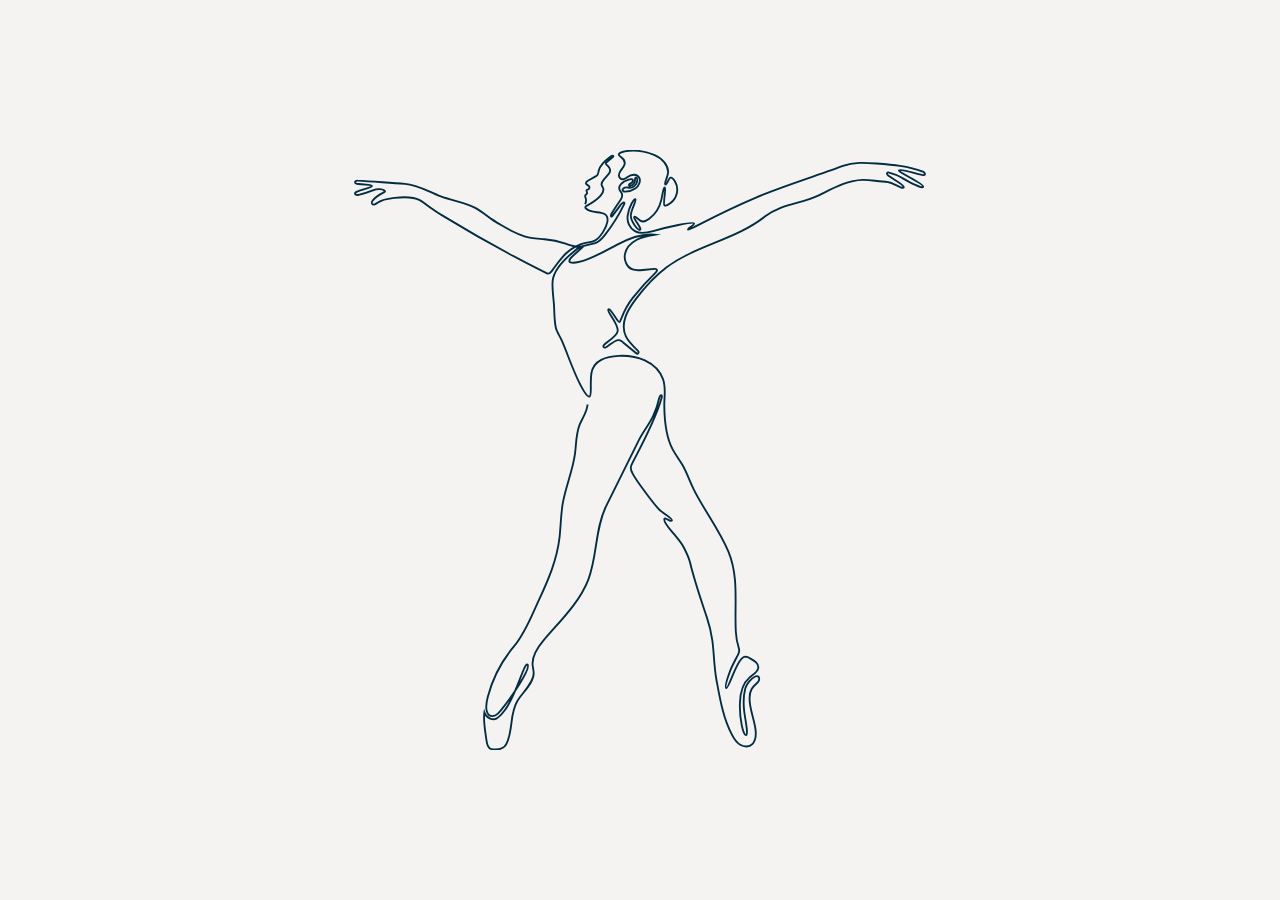
<file: ballerina.html>
<!DOCTYPE html>
<html lang="en">
  <head>
    <meta charset="UTF-8" />
    <title>svg scroll animation</title>
    <link rel="stylesheet" type="text/css" href="reset.css" />
    <link rel="stylesheet" type="text/css" href="css/ballerina.css" />
    <script src="js/jquery-3.6.0.min.js"></script>
    <script src="js/greensock/gsap.min.js"></script>
    <script src="js/greensock/ScrollTrigger.min.js"></script>
  </head>
  <body>
    <div id="mainVisual">
      <svg viewBox="0 0 614.29 645.67" style="width: 800px">
        <defs>
          <style>
            .path01 {
              fill: #e1b0ab;
            }
            .path02 {
              fill: #fff;
            }
            .path03 {
              fill: #c2ab77;
            }
            .path04 {
              fill: none;
              stroke: #022c40;
              stroke-miterlimit: 10;
            }
          </style>
        </defs>
        <title>Untitled-2</title>
        <path
          class="path01"
          d="M972.4,345.86c-2.56-1.19-5.3-.33-7.89.24-5.15,1.13-11.55,1.72-15.7-2.24-4.45-4.25-4.31-9.51-6.71-14.57-1.22-2.56-4.23-4.12-6.09-1.25-5.8,9,1.21,19.14,1.63,28.53a33.46,33.46,0,0,1-.4,7.14c-.31,1.79-.54,4.46-1.93,5.78s-1.84,1.07-3.56.54c-4.8-1.49-8.66-1.49-12.41,2.08a18.37,18.37,0,0,1-4.54,3.63c-4.55,2.14-8.19-2.23-10.22-5.75-2.16-3.76-2.91-8.14-4.25-12.22-1.5-4.55-3.56-8.73-7.12-12s-7.93-5.38-11.18-8.89c-.08-.08-.15-.13-.23-.2,3.65-4.32,7.89-8.23,11.87-12.17.75-.75-.37-1.83-1.16-1.16a133.79,133.79,0,0,0-11.24,10.58l-1.82,2a3.51,3.51,0,0,0-2.77,3.08c-.6.69-1.17,1.4-1.74,2.11l-.22.15a6.74,6.74,0,0,0-2,2.18c-.32.51-.61,1-.89,1.58-.53.84-1,1.71-1.47,2.59a41.86,41.86,0,0,0-2.41,4.28,32.7,32.7,0,0,0-2.33,8.42,89.35,89.35,0,0,0-1,17c.27,11.21.73,22.79,3.62,33.68A86.17,86.17,0,0,0,874.56,427c2.59,5.21,5.23,10.43,8,15.56,3.16,5.92,6.21,11.83,8.9,18s5,12.44,7.8,18.54c.76,1.67,3.18,1,3.66-.48,1.9-5.88.78-11.93,1.66-17.93A19.86,19.86,0,0,1,912.21,448c9.71-7.63,22.61-7.55,34.35-7.77,2.32,0,5.13,0,6.51-2.23s.5-4.93-1.23-6.65-4-2.86-5.42-5.14a19.87,19.87,0,0,1-2-6.51,76.51,76.51,0,0,1-.95-15.2,44.33,44.33,0,0,1,.63-8.84,29.43,29.43,0,0,1,3.17-8.08c5.16-9.36,12-17.59,18.82-25.77l1.09-1c2.39-2.27,5.3-4.66,7.12-7.43A5,5,0,0,0,972.4,345.86Z"
          transform="translate(-651.21 -217.9)"
        />
        <path
          class="path02"
          d="M1047.69,750.47c-1.27-12.44-2.79-24.85-4.39-37.26-2.84-22-5.85-44.3-13.09-65.39a118.22,118.22,0,0,0-14.13-28.94,110.64,110.64,0,0,0-11-13.66c-4-4.16-8.2-8-12.15-12.2-7.08-7.46-14.82-15.69-18.7-25.39a43.09,43.09,0,0,1-3.21-15.2c-.11-5.89.8-11.59,1.6-17.42s2.56-11.7,4-17.51,3.1-11.75,4.29-17.71a123.19,123.19,0,0,0,2.35-17.63c.29-5.62.53-12-1.47-17.3-.42-1.11-1-2.22-1.35-3.36a46.31,46.31,0,0,0-1.09-5.16,2.23,2.23,0,0,0-2.3-1.69c-.11-.45-.21-.9-.33-1.35-.47-1.68-3.4-1.42-3.16.43a69,69,0,0,1-2.66,31,97.42,97.42,0,0,1-15.22,27.93c-3.09,4.09-6.43,8-9.81,11.85-3.67,4.17-7.12,8.51-10.62,12.81a255.56,255.56,0,0,0-19.69,27.06,148.09,148.09,0,0,0-14.1,30.31,97.18,97.18,0,0,0-4.14,15.44A168.47,168.47,0,0,0,895.45,628c-.13,2.62-.22,5.25-.29,7.87-.08,3.11.33,6.21.19,9.31-.26,5.91-.43,11.88-1.27,17.73a113.71,113.71,0,0,1-8.59,30,147.76,147.76,0,0,1-13.17,23.26c-.74.95-1.48,1.91-2.23,2.86-1.72,2.19-3.24,4.54-4.85,6.81q-2,2.54-4,5c-5.1,5.87-10.32,11.64-15.56,17.38-2.52,2.76,1.53,6.85,4.12,4.12,2.89-3.06,5.76-6.17,8.56-9.33q3.34-3.66,6.64-7.38c2.5-2.82,5-5.62,7.72-8.27a92.05,92.05,0,0,0,7.44-8.46c9.34-11.71,18-24.2,24.27-37.88a125.35,125.35,0,0,0,7.54-21.38,242.92,242.92,0,0,0,4.44-24.53c2.31-15.89,5-31.5,12.13-46a170.17,170.17,0,0,1,13.41-22.29c1.84-2.65,3.75-5.25,5.67-7.84A33.74,33.74,0,0,0,953,570.67a184.24,184.24,0,0,0,19.41,23.15c1,2.25,2.06,4.48,3.09,6.73a91,91,0,0,0,5.83,9.75q5.84,9.33,11.88,18.52c7.65,11.66,15.34,23.35,20.41,36.42s9,27,12.81,40.65c1.91,6.92,3.67,13.89,5.38,20.87a158.44,158.44,0,0,1,3.45,20.64c1.6,14.46,2.77,29.39,10.09,42.3,1.36,2.4,5.68,1.48,5.43-1.47C1049.68,775.64,1049,763,1047.69,750.47Z"
          transform="translate(-651.21 -217.9)"
        />
        <path
          class="path02"
          d="M882.33,321.61c-2.74.65-5.33,2.3-8,3.27s-5.42,2-8.18,2.77a44.81,44.81,0,0,1-16.75,1.17,80.32,80.32,0,0,1-8.35-.85,67,67,0,0,1-8-2.13c-10.66-6-21.72-11.26-32.76-16.53a402.89,402.89,0,0,1-42.92-23.49c-6.91-4.41-13.78-9-21-12.75a93.61,93.61,0,0,0-22.05-8c-7.74-1.81-15.86-2.46-23.64-.56-7.15,1.75-14.88,4.48-20,10-.85.93.27,2.61,1.41,1.83,5.76-3.93,11.75-7.19,18.85-7.71a69,69,0,0,1,20.76,1.52c7.4,1.76,14,5.42,20.61,9.15,7.14,4.05,14,8.62,20.81,13.15s13.77,8.95,21,12.8,14.46,7.35,21.76,10.9c14.75,7.17,29.71,14.07,43.49,23,6.93,4.5,16.58,13.9,25,7.2a34.26,34.26,0,0,0,4.5-4.82,68.87,68.87,0,0,1,5.36-5.58c2.78-2.65,6.16-5.22,8.55-8.35a18.87,18.87,0,0,0,2.19-1.51C887.16,324.3,884.75,321,882.33,321.61ZM849.21,335.3l.92.11a4.85,4.85,0,0,0-.68.68s0,0,0,0L847.92,335C848.34,335.13,848.77,335.24,849.21,335.3Z"
          transform="translate(-651.21 -217.9)"
        />
        <path
          class="path02"
          d="M1222.2,248.43c-7.51-5.19-17.9-6-26.75-5a82.78,82.78,0,0,0-14,3,116.79,116.79,0,0,0-14.65,5.69c-4.69,2.1-9.4,4.23-14.23,6s-10,3-15.09,4.45a134.28,134.28,0,0,0-14.29,4.59,138.49,138.49,0,0,0-14.25,7.29,274.24,274.24,0,0,1-28.22,13.08c-10.2,4.17-20.37,8.35-30.45,12.8-19.77,8.73-39.37,18.14-58.27,28.64a154.54,154.54,0,0,1-14.87,7.79c-4.64,1.95-9.73,3.65-14.82,3.54a29,29,0,0,1-11.16-3c-3.91-1.86-6.17-5.38-7.28-9.48-.25-.9-1.82-1-2,0a15,15,0,0,0,2.63,10.46,22.16,22.16,0,0,0,8.81,8.29C962.54,351,973,349,982,345.07c9.7-4.22,18.87-9.72,28.29-14.51q14.64-7.44,29.48-14.45,14.57-6.9,29.48-13.05c10.43-4.33,21.1-8.25,31.25-13.21,4.74-2.32,8.93-5.51,13.42-8.25a125.76,125.76,0,0,1,13.76-7.31,99.22,99.22,0,0,1,14.59-4.7c5.06-1.39,10.1-2.9,15-4.77,5.67-2.17,11.14-4.78,16.68-7.24,5.23-2.33,10.33-5,15.8-6.74a47,47,0,0,1,15.48-2.62,36.36,36.36,0,0,1,14.91,3.83A2.1,2.1,0,0,0,1222.2,248.43Z"
          transform="translate(-651.21 -217.9)"
        />
        <path
          class="path02"
          d="M998,258.16a1.2,1.2,0,0,0-2.17.28,25.51,25.51,0,0,1-1.4,3.62,8.35,8.35,0,0,1-2.4,2.33c-1.19.48-4.3.85-4.85-.54a10.54,10.54,0,0,1-.24-3.67c0-1.47.06-2.94,0-4.4-.11-3.16.07-6.39-.33-9.51-.3-2.39-3.45-3.05-4.3-.59-1.63,4.69-3.39,10.32-8.66,11.95-1.59.49-3.74.85-5.16-.22-2-1.51-2.77-5.19-3.5-7.42-1.93-5.92-4.62-12-10.91-14.34-3.47-1.28-7-.66-10.27.83-.78.35-1.55.76-2.31,1.17.27-.66.54-1.31.79-2a15.61,15.61,0,0,0,1.08-6.72c-.33-3.84-2.43-7.25-6.26-8.3a.86.86,0,0,0-.67,1.57,8.86,8.86,0,0,1,3.94,8.5,14.4,14.4,0,0,1-1.52,4.87c-.8,1.58-2.19,2.57-3.18,4-2.22,3.2-1.08,8.22,3,9.34,2.27.62,4.44-.16,6.46-1.14l2.2-1.1a7.78,7.78,0,0,1,1.5-.64c.74-.24,1.47-.52,2.23-.72,1.1-.3.55-.1.33-.07l.35,0a4.4,4.4,0,0,1,2.9,2c1.55,1.92,2.24,4.43,3,6.81-1.14,1.7-3.4,3.18-4.34,4.31a8.74,8.74,0,0,0-2.08,5.17c-.11,2.17.8,4.13,1.15,6.23.51,3.11-1,6.36-2.07,9.21a24.44,24.44,0,0,0-1.89,9.19,3.81,3.81,0,0,0,.33,1.89c.71,1.55,2.81,1.33,3.74.19l.53.29c.42.25.84.52,1.26.79a15.36,15.36,0,0,0,2.87,1.5,12.22,12.22,0,0,0,5.63.6c4.24-.51,8.2-3.19,11-6.35a38.61,38.61,0,0,0,6.93-10.74,34.49,34.49,0,0,0,1.9-6,10.5,10.5,0,0,0,.21-1.61,5.69,5.69,0,0,0,1.38,1.12,9.09,9.09,0,0,0,.83.41,2.65,2.65,0,0,0-.42.82,2.39,2.39,0,0,0,0,1.3,2.21,2.21,0,0,0,.28.65,2.83,2.83,0,0,0,.15,2.77,3.24,3.24,0,0,0,4.36,1.15,22.83,22.83,0,0,0,7.93-7.76C999.14,266,999.92,261.43,998,258.16Z"
          transform="translate(-651.21 -217.9)"
        />
        <path
          class="path03"
          d="M841.83,770.88c-.21-1.63-2.82-2.43-3.2-.43a22.09,22.09,0,0,0-.33,3.26c-2.32,6.62-6.22,12.41-9.59,18.6A91.44,91.44,0,0,0,823.22,803c-.31.81-.59,1.64-.83,2.48a37.2,37.2,0,0,0-2.45,4.48c-.7,1.54-1.32,3.12-1.9,4.71-1.5,1.31-2.22,3.31-3,5.2-1.07,2.5-2.09,5-3.31,7.42a27.38,27.38,0,0,1-10.19,11.12c-2,1.24-4.54,1.86-6.21,3.66-2,2.17-1.71,5.18-1.46,7.9.47,5.16,2.25,10.83,7.7,12.62,5.86,1.92,10.54-2.3,12.83-7.36,2.5-5.51,3.51-11.63,4.46-17.56s1.64-12.2,3.33-18.12a55.88,55.88,0,0,1,7.29-15c3.28-5,8-8.85,11-14a18.5,18.5,0,0,0,2.61-8.58C843.16,778.22,842.31,774.48,841.83,770.88Z"
          transform="translate(-651.21 -217.9)"
        />
        <path
          class="path03"
          d="M1083.17,792.66c2.36-4,4.36-7.93,1.37-12.15-.66-.94-.61-1.1-.19-2.24a11,11,0,0,0,.81-3.23,9.62,9.62,0,0,0-1.73-5.87c-2.5-3.67-6.93-5.34-11.23-5.28a2,2,0,0,0-1.24.44l-.38.1c-3.8,1.21-6,6.19-7.81,9.43-8.41,15.11-14.17,33.27-11.6,50.69a64.23,64.23,0,0,0,7.27,22.52c3.3,5.78,11.93,16.79,19,9.56,2.9-3,3.6-8,3.64-12a64.08,64.08,0,0,0-1.64-13.29c-1.75-8.71-3.26-17.7-1.32-26.52A40.6,40.6,0,0,1,1083.17,792.66Z"
          transform="translate(-651.21 -217.9)"
        />
        <path
          class="path04"
          d="M899.21,276.18a8.7,8.7,0,0,0,.58-6.9,3.5,3.5,0,0,1-.32-2.55c.42-.88,1.66-1.21,1.93-2.16.34-1.2-1.17-2.62-.38-3.59.36-.44,1-.48,1.52-.7a2.38,2.38,0,0,0,.91-3.56c-.88-1.08-2.7-1.33-3.13-2.65s1.06-2.61,2.35-3.32l7.44-4.13a7.89,7.89,0,0,0,2.3-1.68c1.05-1.28,1.16-3.06,1.49-4.68,1.43-6.86,7.61-11.44,13.27-15.56,1.83-1.34,3.48-.32,1.63,1L922.47,231a2.33,2.33,0,0,0-.9,1.12c-.3,1.13,1,1.92,1.95,2.61,2.68,1.93,3.6,6.13,1.42,8.61l-5.32,6.08c-1.47,1.68-3,3.7-2.61,5.88.26,1.37,1.27,2.47,1.71,3.78.95,2.8-.79,5.77-2.75,8-4.17,4.69-9.6,8.08-15.15,11-.57.3-1.22.69-1.3,1.33a1.84,1.84,0,0,0,.74,1.48c4.13,4,10.6,3.57,16.24,4.61,2,.37,4.12,1,5.45,2.6,1.55,1.82,1.7,4.45,1.33,6.81-.63,4-2.53,7.66-4.64,11.11-2.28,3.72-5,7.41-8.94,9.31-2.71,1.32-5.78,1.67-8.73,2.28A46.78,46.78,0,0,0,878.91,329c-6,5.6-10.49,12.67-15.54,19.19-1.41,1.82-3,3.5-5.1,2.47q-56.79-28.23-111-61.32c-5-3.05-10-6.14-14.71-9.62-3.68-2.72-7.21-5.68-11.24-7.84-8.62-4.61-22.4-3-27.17-2.45s-11.41.7-18.29,5.26a10.74,10.74,0,0,1-3,1.8,2.48,2.48,0,0,1-3-1.23,3.24,3.24,0,0,1,.67-2.72c2.92-4.44,7.91-7,12.66-9.38a1.12,1.12,0,0,0,.61-.54c.16-.41-.2-.84-.54-1.12a7.77,7.77,0,0,0-4.7-1.52,17.86,17.86,0,0,0-7.71,1.28,120,120,0,0,1-15.25,4.84c-1.47.36-3.57.33-3.87-1.15s1.52-2.2,2.9-2.64c7.7-2.52,15.24-4.16,15.31-5.68s-9-1.71-14.84-2.12a5.16,5.16,0,0,1-2.37-.54,1.8,1.8,0,0,1-.88-2.08c.4-1,1.74-1.09,2.81-1,17,.92,33.9,2.46,50.85,3.42,13.66.77,25.68,8.81,38.5,13.57s26.72,6.36,38.53,13.09c5.85,3.32,11,7.78,16.5,11.58,3.18,2.18,6.5,4.14,9.83,6.1,3.6,2.11,7.21,4.22,10.94,6.11a128.88,128.88,0,0,0,14.23,6.16c6.82,2.49,14.27,2.38,21.51,3a99.47,99.47,0,0,1,22.7,4.74c5.21,1.73,10.54,3.93,16,3.3a54.39,54.39,0,0,0,7.87-2c3.17-.86,6.87-1.3,9.32-2.41s6.54-4.93,9.24-8.34a174.47,174.47,0,0,0,20.65-33c.33-.68.46-1.78-.28-1.93a1.09,1.09,0,0,0-.68.14,10,10,0,0,0-3.43,3.31l-8.27,11.05c-.33.43-1,.9-1.33.5a.83.83,0,0,1-.16-.64,4.74,4.74,0,0,1,.62-2.39q4-6.58,8.46-12.94a19.17,19.17,0,0,0,2.35-4,6.28,6.28,0,0,0,.17-4.53c-.55-1.36-1.72-2.39-2.29-3.73-1-2.25,0-5,1.61-6.75,2.15-2.32,5.19-3.59,8.12-4.59,1.76-.6,4.95-1.29,4.43,1.68a3.73,3.73,0,0,1-2.41,2.51,4.25,4.25,0,0,0-1.37.75,1.08,1.08,0,0,0-.19,1.42,1.36,1.36,0,0,0,1.2.29,6,6,0,0,0,3.94-2.35c1.19-1.55,1.24-3.12,1.26-5,0-.77.45-1.56,1.35-1.21,1.27.48,1,2.73.78,3.72a9.19,9.19,0,0,1-1.17,3.21,9.51,9.51,0,0,1-4.16,3.43,10.47,10.47,0,0,1-4.53.11c-1.51-.16-3.38-.17-4.63.71s-1.69,2.25-.48,3.17a3.37,3.37,0,0,0,2,.52,19.23,19.23,0,0,0,11.09-3.28,9.79,9.79,0,0,0,4.22-5.38c.73-2,1.08-4.29.08-6.15a6.53,6.53,0,0,0-6-3.27,13.76,13.76,0,0,0-6.66,2.28,14.75,14.75,0,0,1-4,2.39,4.06,4.06,0,0,1-4.08-1.19c-2.08-2-1.26-4.65.17-7.18s3.88-4.55,4.62-7.36c1.93-7.32-6.06-8-6.18-10.75s16.39-8.14,38,.26c8.49,3.29,16,11.8,15,19.76-.51,4.17-4.39,11.75-2.74,12.22s3.46-6.91,5.47-7.34,8.87,6.62,6.83,16.43-11.67,14.79-13.44,13.23,2.11-18.47.55-19-2.88,8.53-3.83,13A35.63,35.63,0,0,1,968.31,292c-2.78,2.12-6.7,3.83-9.64,1.92-2.26-1.46-6.12-5.65-6.58-3.7s8.51,12.54,6.37,13.52-10.21-9.05-10-15.37,6.44-16.31,5-17.53-7.17,8.4-8.39,17.77c-.86,6.54,2.1,13.33,7.81,16.62,6,3.45,12.9,1.87,19.53-.07,14.54-4.25,43.18-10.39,44.06-8.42s-7.52,5.39-6.27,7c.75.94,29.22-16.12,72.94-34.66,29.08-12.33,71.14-25.39,93.61-34,11.32-4.35,23.88-3.53,36-2.66,16.91,1.23,34.13,2.52,49.91,8.76,1.68.67,3.56,3,1.34,3.69-1.9.59-25.43-7.19-26.88-5.14s26.63,14.44,26,17.58-15.9-5.57-23.41-9.77a55,55,0,0,0-13.3-5.32,2.16,2.16,0,0,0-1.8.07c-1.13.8,0,2.52,1.13,3.34,5.5,4,16.31,9.4,16.48,12.12s-8.34-2-12.45-3.93c-3.3-1.53-7-1.8-10.66-2-7.23-.48-14-2-21.27-1.76-16.56.52-31.64,9-46.52,16.32-18.93,9.29-41.78,9.72-58.24,22.9-31.26,25-74.22,31.11-106.37,55-12.62,9.37-23.2,21.24-32.69,33.78-4.47,5.91-8.77,12.1-11.2,19.1s-2.79,15,.49,21.65c2.74,5.56,8.37,10.89,12.82,15.2,1.6,1.55-.05,4.54-2.16,2.35l-13.74-11.38a10.39,10.39,0,0,0-4.11-2.45c-6.22-1.45-14.38,10.94-16.92,7.39s13.64-9.38,15.08-16.85c1.55-8.09-12.5-21.88-10-23.62s10,14.18,11.89,13.69,2.89-11.41,14.39-26.08a264.29,264.29,0,0,1,24.62-27.22c.94-.91,1.94-2.33,1.15-3.39-.56-.76-1.69-.73-2.63-.63L961.35,347c-3.66.38-7.48.75-10.93-.54-6.3-2.34-9.57-10-8.25-16.58s6.38-11.95,12.28-15.16,12.62-4.55,19.25-5.63c-14.07-1.5-27.88,4.22-40.37,10.89S908.56,333.9,895,337.84c-5.21,1.52-11.77,2-12.5.18-.55-1.37,1.35-3.91,2.41-4.94,4-3.93,8.48-7.62,12.52-11.55-3.61.34-6.65,2.72-9.47,5-9.9,8-22.34,19.5-23.59,32.19-.94,9.52,1.14,17.81,1.59,28.95.29,7.35.25,14.08,1.78,21.27,1,4.74,4.76,10,6.65,14.45,6.38,15,11.48,30.41,18.62,44.89,2.78,5.63,8.2,15.71,11,15s.37-14.19,2-24.87a20,20,0,0,1,10.63-14.74c5.75-3.07,12.4-4.06,18.91-4.29,9.58-.35,19.36.89,28.05,4.93s16.19,11.12,19.51,20.11c3.43,9.27,1.3,18.45,1.38,28.34.14,16.3,1.4,33.18,9.14,47.52,3.07,5.69,7.09,10.82,10.32,16.42,4.8,8.3,7.81,17.49,12.05,26.08,11.28,22.8,27.65,43.57,37.51,67.38,11.56,27.92,6.28,57.09,8,86.5a67.38,67.38,0,0,0,2.91,16.23,12,12,0,0,1,.7,4,10.77,10.77,0,0,1-1.26,4c-2.78,5.72-6.35,11.79-8.58,17.75-3.72,9.91-6.12,17.41-4.07,18.23s8.13-19.8,14.52-29.1c1.53-2.23,3.54-4.62,6.24-4.65a8.83,8.83,0,0,1,4.24,1.48c4.82,2.68,10.25,5.45,9.35,10.89-.77,4.69-5.83,7.1-9.46,10.18-7.6,6.45-9.89,17.27-10.22,27.23-.57,17.37,3.71,35.38,6.53,34.61s-.86-16.5-1.93-25.63c-1.11-9.61-1.24-15.83,1.29-25,1.22-4.39,6.36-10.73,10.59-12.4a3.59,3.59,0,0,1,3-.07c1.82,1,1.46,3.74.39,5.49-2.38,3.91-9.38,5.46-9.51,17.75-.11,11.23,4.06,19.52,6.09,31.57,1,5.83,1,13.79-3.11,18-3.27,3.36-9,3.18-13,.75s-6.64-6.58-8.84-10.72c-9.65-18.14-12.92-38.55-16.69-58.75-2.89-15.52-2.51-28.39-4.51-43a134.22,134.22,0,0,0-5.89-24.63c-6.55-19.71-13.16-38.56-18-58.76-1.52-6.39-4.24-11.45-7.23-17.3-2.38-4.66-6.71-9.41-10-13.5-3.78-4.73-11.79-12.84-10.46-16.45.8-2.18,7,4,8.09,1.68s-10.27-7.85-13.89-11.83c-9-9.94-25-32.26-28.23-38.34-1.09-2-2.2-4.21-2.13-6.52a13.19,13.19,0,0,1,1.9-5.51c11.31-21.56,24.51-45.84,31.19-69.24,1.12-3.94-1.11-4.62-2.43-.65-5.34,24.3-14.86,31.35-21.82,45.41-13.3,26.87-25,50.1-35.62,71.88-11.85,24.26-9.14,53.23-18.91,78.4S872.46,724.53,855,745.1c-6.5,7.66-13,16.67-12.22,26.69.23,3.08,1.15,6.09,1.17,9.17.1,10.35-12,20.78-17.41,29.6-8.92,14.52-4.09,29.76-11.79,46.21-2.61,5.56-8.08,6.73-14.64,6.18-6.1-.52-6.57-6.78-7.42-12.84-1.21-8.57-3.1-19.4-1.81-26.91,1.81,5.9,9,8.55,12.91,6.55s6.59-5.73,9.25-9.23c12.83-16.9,20.82-52.66,24.35-48.71s-16.52,34.24-29.19,49.56a18,18,0,0,1-5.24,4.79c-2.11,1.1-4.84,1.34-6.79,0a7.8,7.8,0,0,1-2.78-4.73c-1.19-4.94-.17-10.13,1.12-15a139.33,139.33,0,0,1,28.18-54.29c12.62-15,19-33.3,27.33-51,10-21.4,19-42.62,21.72-66.08,1.38-12,1.36-24.07,3.35-36,3.08-18.4,10.91-35.81,13.33-54.31,1.37-10.49,1-21.4,5-31.22,2.92-7.29,8.16-14,8.48-21.79"
          transform="translate(-651.21 -217.9)"
        />
      </svg>
    </div>

    <script>
      const path04Total = $(".path04")[0].getTotalLength();
      console.log("🚀 ~ file: ballerina.html ~ line 79 ~ path04Total", path04Total);
      const ballerinaTL = gsap.timeline();
      ballerinaTL
        .from("#mainVisual", {
          backgroundColor: "transparent",
          duration: 2,
        })
        .to(".path04", {
          strokeDashoffset: 0,
          duration: 10,
        })
        .from(".path01", {
          fill: "transparent",
          duration: 2,
        })
        .from(".path02", {
          fill: "transparent",
          duration: 2,
        })
        .from(".path03", {
          fill: "transparent",
          duration: 2,
        });
    </script>
  </body>
</html>
</file>
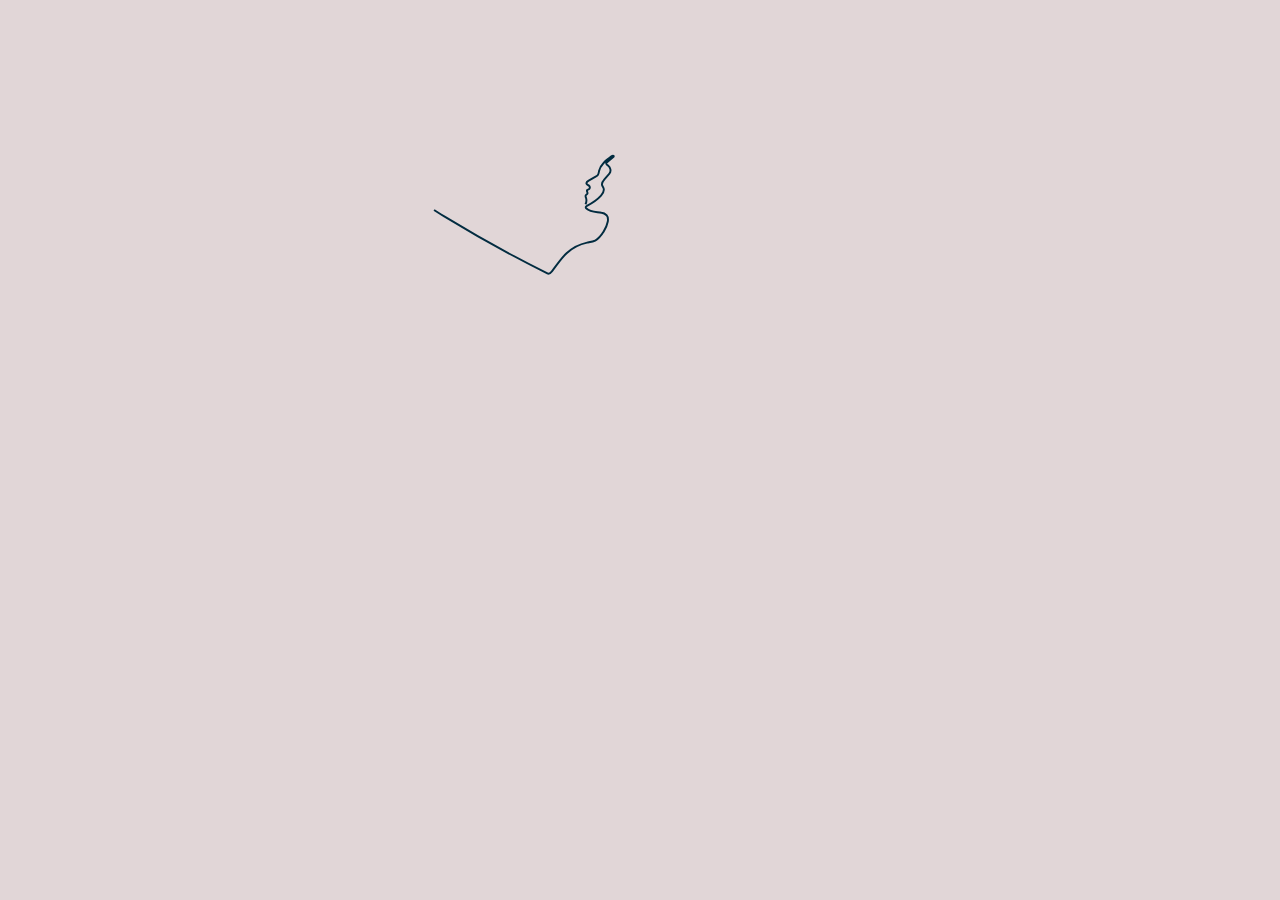
<file: ballerina02.html>
<!DOCTYPE html>
<html lang="en">
  <head>
    <meta charset="UTF-8" />
    <title>svg scroll animation</title>
    <link rel="stylesheet" type="text/css" href="reset.css" />
    <link rel="stylesheet" type="text/css" href="css/splitting.css" />
    <link rel="stylesheet" type="text/css" href="css/ballerina.css" />
    <link rel="preconnect" href="https://fonts.googleapis.com" />
    <link rel="preconnect" href="https://fonts.gstatic.com" crossorigin />
    <link href="https://fonts.googleapis.com/css2?family=Nunito:wght@900&display=swap" rel="stylesheet" />
    <script src="js/jquery-3.6.0.min.js"></script>
    <script src="js/greensock/gsap.min.js"></script>
    <script src="js/greensock/ScrollTrigger.min.js"></script>
    <script src="js/splitting.min.js"></script>
  </head>
  <body>
    <div id="mainVisual">
      <svg viewBox="0 0 592.24 622.5">
        <defs>
          <style>
            .cls-1 {
              fill: #e1b0ab;
            }
            .cls-2 {
              fill: #fff;
            }
            .cls-3 {
              fill: #c2ab77;
            }
            .cls-4 {
              fill: none;
              stroke: #022c40;
              stroke-width: 2px;
              stroke-miterlimit: 10;
            }
          </style>
        </defs>
        <path
          class="cls-1"
          d="M971.9,352.86c-2.47-1.14-5.11-.31-7.61.24-5,1.09-11.14,1.66-15.14-2.16-4.28-4.1-4.15-9.17-6.47-14.05-1.17-2.47-4.08-4-5.87-1.2-5.59,8.66,1.17,18.44,1.57,27.5a31.69,31.69,0,0,1-.38,6.88c-.3,1.73-.52,4.3-1.86,5.57s-1.77,1-3.44.52c-4.62-1.43-8.34-1.43-12,2a17.72,17.72,0,0,1-4.38,3.5c-4.38,2.06-7.89-2.15-9.85-5.54-2.08-3.63-2.8-7.85-4.1-11.78-1.44-4.39-3.43-8.42-6.86-11.6s-7.65-5.19-10.78-8.57l-.22-.19c3.52-4.17,7.61-7.94,11.44-11.74.73-.72-.35-1.76-1.11-1.11A127.44,127.44,0,0,0,884,341.34l-1.76,1.9a3.38,3.38,0,0,0-2.66,3c-.58.67-1.13,1.36-1.68,2l-.22.14a6.6,6.6,0,0,0-1.89,2.11c-.31.48-.59,1-.86,1.52-.51.81-1,1.64-1.42,2.5a39.57,39.57,0,0,0-2.32,4.12,31.59,31.59,0,0,0-2.25,8.12,85.36,85.36,0,0,0-.94,16.37c.26,10.8.7,22,3.49,32.46a81.5,81.5,0,0,0,6.05,15.51c2.49,5,5,10,7.68,15,3,5.71,6,11.4,8.58,17.33s4.84,12,7.52,17.88c.73,1.61,3.06,1,3.52-.46,1.83-5.68.75-11.51,1.6-17.3a19.2,19.2,0,0,1,7.39-12.22c9.36-7.35,21.79-7.27,33.11-7.48,2.24-.05,4.95,0,6.28-2.16s.48-4.75-1.19-6.41-3.89-2.76-5.22-4.95a19.27,19.27,0,0,1-1.93-6.28A74,74,0,0,1,944,409.4a43.36,43.36,0,0,1,.6-8.52,28.47,28.47,0,0,1,3.06-7.8c5-9,11.55-16.95,18.15-24.84l1-1c2.29-2.19,5.1-4.5,6.86-7.16A4.84,4.84,0,0,0,971.9,352.86Z"
          transform="translate(-662.24 -229.48)"
        />
        <path
          class="cls-2"
          d="M1044.48,742.93c-1.22-12-2.69-24-4.24-35.92-2.74-21.23-5.63-42.71-12.61-63a114.75,114.75,0,0,0-13.62-27.9,106.1,106.1,0,0,0-10.65-13.17c-3.82-4-7.9-7.75-11.71-11.76-6.83-7.19-14.29-15.12-18-24.48a41.37,41.37,0,0,1-3.1-14.65c-.11-5.68.76-11.18,1.54-16.79s2.47-11.29,3.89-16.89,3-11.32,4.14-17.07a117.25,117.25,0,0,0,2.26-17c.29-5.42.52-11.53-1.41-16.67-.41-1.07-1-2.14-1.31-3.24a45.32,45.32,0,0,0-1-5,2.16,2.16,0,0,0-2.22-1.63c-.1-.43-.2-.87-.32-1.3-.45-1.61-3.28-1.37-3,.41a66.48,66.48,0,0,1-2.56,29.85,93.8,93.8,0,0,1-14.67,26.93c-3,3.94-6.2,7.72-9.47,11.43-3.53,4-6.85,8.2-10.23,12.35a243.41,243.41,0,0,0-19,26.08,142.71,142.71,0,0,0-13.6,29.22,95,95,0,0,0-4,14.88,164.18,164.18,0,0,0-1.8,17.29c-.13,2.52-.21,5-.28,7.58-.08,3,.32,6,.18,9-.25,5.69-.41,11.45-1.22,17.09a109.76,109.76,0,0,1-8.28,29,142,142,0,0,1-12.7,22.42c-.71.92-1.42,1.85-2.14,2.76-1.67,2.11-3.13,4.37-4.69,6.56q-1.91,2.44-3.89,4.84c-4.91,5.66-9.94,11.21-15,16.75-2.42,2.66,1.48,6.61,4,4q4.19-4.42,8.26-9c2.14-2.36,4.29-4.72,6.4-7.11,2.41-2.73,4.84-5.43,7.44-8a89.49,89.49,0,0,0,7.17-8.15c9-11.3,17.4-23.34,23.4-36.53a121.14,121.14,0,0,0,7.27-20.6,236.91,236.91,0,0,0,4.28-23.66c2.23-15.31,4.83-30.36,11.69-44.38a164.78,164.78,0,0,1,12.93-21.49c1.78-2.55,3.61-5.06,5.47-7.56a32.47,32.47,0,0,0,5.2,11.27,177.18,177.18,0,0,0,18.71,22.31c1,2.17,2,4.32,3,6.49a86.06,86.06,0,0,0,5.63,9.39c3.74,6,7.56,12,11.44,17.87,7.38,11.24,14.8,22.51,19.68,35.11s8.72,26,12.35,39.19c1.84,6.67,3.54,13.39,5.19,20.11a154,154,0,0,1,3.33,19.91c1.54,13.93,2.67,28.32,9.72,40.77,1.31,2.31,5.48,1.43,5.24-1.42C1046.4,767.2,1045.72,755.05,1044.48,742.93Z"
          transform="translate(-662.24 -229.48)"
        />
        <path
          class="cls-2"
          d="M885.06,329.48c-2.64.64-5.14,2.22-7.7,3.16s-5.23,1.9-7.89,2.67a43.29,43.29,0,0,1-16.15,1.13,77.09,77.09,0,0,1-8-.82,63.56,63.56,0,0,1-7.72-2.05c-10.29-5.77-20.95-10.86-31.58-15.94A386.8,386.8,0,0,1,764.59,295c-6.66-4.25-13.28-8.63-20.29-12.28A90,90,0,0,0,723,275c-7.46-1.73-15.29-2.36-22.79-.53-6.89,1.68-14.35,4.32-19.25,9.67-.82.89.26,2.51,1.36,1.76,5.55-3.79,11.33-6.93,18.17-7.43a66.37,66.37,0,0,1,20,1.47c7.13,1.69,13.52,5.22,19.86,8.81,6.89,3.91,13.47,8.31,20.06,12.69s13.28,8.62,20.29,12.33,13.94,7.09,21,10.52c14.22,6.91,28.64,13.56,41.93,22.17,6.68,4.34,16,13.4,24.06,6.94a32.26,32.26,0,0,0,4.33-4.64,67.45,67.45,0,0,1,5.18-5.38c2.68-2.55,5.93-5,8.23-8a16.9,16.9,0,0,0,2.12-1.46C889.71,332.08,887.39,328.92,885.06,329.48Zm-31.93,13.2c.3.05.59.07.89.11a4,4,0,0,0-.65.66s0,0,0,0l-1.46-1C852.3,342.52,852.71,342.62,853.13,342.68Z"
          transform="translate(-662.24 -229.48)"
        />
        <path
          class="cls-2"
          d="M1212.72,258.94c-7.25-5-17.26-5.82-25.8-4.81a79.14,79.14,0,0,0-13.51,2.91,113,113,0,0,0-14.12,5.48c-4.53,2-9.06,4.08-13.72,5.78s-9.68,2.94-14.55,4.3a130,130,0,0,0-13.78,4.42,135.47,135.47,0,0,0-13.73,7,264,264,0,0,1-27.21,12.61c-9.83,4-19.64,8-29.35,12.34-19.06,8.41-38,17.49-56.18,27.61a148,148,0,0,1-14.33,7.51c-4.48,1.89-9.39,3.52-14.29,3.42a28,28,0,0,1-10.76-2.86c-3.77-1.79-5.95-5.19-7-9.14-.24-.87-1.76-1-1.9,0A14.45,14.45,0,0,0,945,345.63a21.42,21.42,0,0,0,8.5,8c8.89,4.21,18.93,2.26,27.6-1.52,9.35-4.07,18.19-9.36,27.28-14q14.11-7.19,28.42-13.94,14-6.65,28.42-12.58c10-4.17,20.33-8,30.12-12.74,4.57-2.23,8.61-5.31,12.94-7.94a121.24,121.24,0,0,1,13.27-7.06,97.2,97.2,0,0,1,14.06-4.53c4.88-1.33,9.74-2.79,14.47-4.6,5.46-2.08,10.73-4.6,16.08-7,5-2.24,10-4.79,15.22-6.49a45.27,45.27,0,0,1,14.93-2.52,34.93,34.93,0,0,1,14.37,3.69A2,2,0,0,0,1212.72,258.94Z"
          transform="translate(-662.24 -229.48)"
        />
        <path
          class="cls-2"
          d="M996.53,268.31a1.16,1.16,0,0,0-2.09.28,25.88,25.88,0,0,1-1.34,3.49,7.87,7.87,0,0,1-2.32,2.24c-1.15.47-4.14.82-4.68-.52a10.27,10.27,0,0,1-.23-3.54c0-1.41.06-2.83,0-4.24-.1-3,.07-6.16-.31-9.17-.29-2.3-3.33-2.94-4.15-.56-1.57,4.51-3.27,9.95-8.35,11.51-1.53.48-3.6.83-5-.2-1.94-1.46-2.67-5-3.37-7.16-1.85-5.71-4.45-11.61-10.51-13.83a12.87,12.87,0,0,0-9.9.8c-.76.35-1.5.74-2.23,1.14.25-.64.51-1.27.76-1.91a15,15,0,0,0,1-6.49c-.32-3.7-2.34-7-6-8a.84.84,0,0,0-.64,1.52,8.53,8.53,0,0,1,3.79,8.19,13.84,13.84,0,0,1-1.46,4.7c-.77,1.52-2.11,2.48-3.07,3.85-2.13,3.09-1,7.93,2.88,9,2.19.6,4.28-.14,6.22-1.09.71-.35,1.42-.72,2.13-1.06a8.68,8.68,0,0,1,1.44-.62c.72-.23,1.42-.5,2.15-.7,1.07-.28.54-.09.32-.06l.34,0a4.23,4.23,0,0,1,2.8,1.91c1.49,1.85,2.16,4.27,2.91,6.56-1.09,1.64-3.27,3.07-4.18,4.16a8.55,8.55,0,0,0-2,5c-.1,2.1.78,4,1.11,6,.49,3-1,6.13-2,8.88a23.55,23.55,0,0,0-1.82,8.86,3.71,3.71,0,0,0,.32,1.83c.68,1.49,2.71,1.27,3.6.18l.51.28c.41.23.81.5,1.21.75a15.22,15.22,0,0,0,2.77,1.45,11.78,11.78,0,0,0,5.43.58c4.09-.49,7.9-3.07,10.58-6.12a37.44,37.44,0,0,0,6.68-10.36,32.57,32.57,0,0,0,1.83-5.8,9.74,9.74,0,0,0,.2-1.55,5.61,5.61,0,0,0,2.14,1.47,2.38,2.38,0,0,0-.41.79,2.45,2.45,0,0,0,0,1.26,2.26,2.26,0,0,0,.26.62,2.76,2.76,0,0,0,.15,2.68,3.13,3.13,0,0,0,4.21,1.1,21.89,21.89,0,0,0,7.64-7.48C997.68,275.89,998.43,271.47,996.53,268.31Z"
          transform="translate(-662.24 -229.48)"
        />
        <path
          class="cls-3"
          d="M846,762.61c-.21-1.58-2.72-2.34-3.08-.42a19.55,19.55,0,0,0-.32,3.14c-2.24,6.39-6,12-9.25,17.93a88.17,88.17,0,0,0-5.29,10.27c-.3.78-.57,1.58-.8,2.39a36.64,36.64,0,0,0-2.37,4.31c-.67,1.49-1.27,3-1.83,4.55-1.44,1.26-2.14,3.19-2.92,5-1,2.41-2,4.81-3.19,7.15a26.36,26.36,0,0,1-9.82,10.72c-2,1.2-4.38,1.79-6,3.53-1.93,2.09-1.65,5-1.41,7.62.46,5,2.17,10.44,7.43,12.17,5.64,1.85,10.16-2.23,12.37-7.11,2.4-5.3,3.38-11.21,4.3-16.92s1.57-11.76,3.21-17.47a53.94,53.94,0,0,1,7-14.46c3.17-4.81,7.7-8.53,10.6-13.54a17.75,17.75,0,0,0,2.51-8.28C847.3,769.69,846.48,766.08,846,762.61Z"
          transform="translate(-662.24 -229.48)"
        />
        <path
          class="cls-3"
          d="M1078.69,783.6c2.27-3.83,4.2-7.64,1.32-11.71-.64-.9-.59-1.06-.19-2.16a10.45,10.45,0,0,0,.78-3.11,9.23,9.23,0,0,0-1.67-5.66c-2.41-3.53-6.68-5.15-10.82-5.09a1.88,1.88,0,0,0-1.2.43c-.12,0-.25.05-.37.09-3.66,1.16-5.78,6-7.52,9.09-8.11,14.57-13.67,32.07-11.18,48.87a61.75,61.75,0,0,0,7,21.71c3.18,5.57,11.5,16.19,18.33,9.22,2.8-2.86,3.47-7.77,3.51-11.58a62.27,62.27,0,0,0-1.58-12.82c-1.69-8.39-3.15-17.06-1.28-25.56A39.38,39.38,0,0,1,1078.69,783.6Z"
          transform="translate(-662.24 -229.48)"
        />
        <path
          class="cls-4"
          d="M901.34,285.69a8.43,8.43,0,0,0,.56-6.65,3.32,3.32,0,0,1-.31-2.46c.4-.85,1.6-1.17,1.86-2.08.32-1.16-1.13-2.53-.37-3.47.35-.42,1-.46,1.47-.66a2.31,2.31,0,0,0,.88-3.44c-.86-1-2.61-1.28-3-2.56s1-2.51,2.26-3.2l7.18-4a7.43,7.43,0,0,0,2.21-1.62c1-1.24,1.12-2.95,1.44-4.51,1.38-6.61,7.34-11,12.79-15,1.76-1.29,3.35-.31,1.57,1l-6.1,5a2.27,2.27,0,0,0-.87,1.08c-.29,1.09,1,1.86,1.89,2.52,2.58,1.86,3.46,5.91,1.36,8.31L921,259.86c-1.41,1.61-2.92,3.56-2.51,5.66.25,1.32,1.22,2.38,1.65,3.65.91,2.69-.77,5.56-2.66,7.68-4,4.53-9.25,7.8-14.6,10.62-.56.29-1.18.67-1.26,1.29a1.81,1.81,0,0,0,.72,1.42c4,3.83,10.22,3.45,15.65,4.45a8.8,8.8,0,0,1,5.26,2.5c1.49,1.75,1.64,4.29,1.28,6.56a29.81,29.81,0,0,1-4.48,10.72c-2.19,3.58-4.82,7.14-8.61,9-2.62,1.26-5.57,1.6-8.42,2.2a45.14,45.14,0,0,0-21.27,11c-5.83,5.4-10.11,12.22-15,18.5-1.36,1.76-2.92,3.38-4.91,2.39q-54.75-27.22-107-59.12c-4.82-2.95-9.63-5.92-14.18-9.28-3.54-2.61-6.94-5.47-10.83-7.55-8.31-4.45-21.6-2.88-26.2-2.37s-11,.67-17.63,5.07a10.22,10.22,0,0,1-2.91,1.74,2.39,2.39,0,0,1-2.87-1.19,3.07,3.07,0,0,1,.65-2.61c2.81-4.29,7.62-6.74,12.2-9.05a1.08,1.08,0,0,0,.59-.52c.16-.4-.19-.81-.53-1.08a7.44,7.44,0,0,0-4.53-1.46,17.22,17.22,0,0,0-7.43,1.23,118.39,118.39,0,0,1-14.7,4.67c-1.42.34-3.44.31-3.72-1.12s1.46-2.11,2.79-2.55c7.42-2.42,14.69-4,14.75-5.47s-8.69-1.64-14.3-2a5.09,5.09,0,0,1-2.29-.52,1.74,1.74,0,0,1-.85-2c.39-1,1.68-1.06,2.71-1,16.35.87,32.68,2.37,49,3.29,13.17.74,24.75,8.49,37.12,13.08s25.75,6.13,37.14,12.62c5.64,3.2,10.56,7.5,15.9,11.17,3.07,2.1,6.27,4,9.48,5.87,3.48,2,7,4.07,10.55,5.89a122.41,122.41,0,0,0,13.72,5.94c6.58,2.41,13.76,2.3,20.73,2.93a96.9,96.9,0,0,1,21.89,4.57c5,1.67,10.16,3.8,15.42,3.19a53,53,0,0,0,7.58-1.94c3.06-.83,6.62-1.26,9-2.33s6.31-4.75,8.9-8a168.48,168.48,0,0,0,19.91-31.87c.32-.65.45-1.72-.27-1.86a1.07,1.07,0,0,0-.65.14,9.61,9.61,0,0,0-3.31,3.19l-8,10.65c-.32.42-.93.87-1.29.49a.86.86,0,0,1-.15-.63,4.55,4.55,0,0,1,.6-2.29q3.9-6.36,8.16-12.49a18.6,18.6,0,0,0,2.26-3.85,6,6,0,0,0,.16-4.37c-.53-1.3-1.65-2.3-2.21-3.6-.92-2.17,0-4.77,1.56-6.5,2.07-2.23,5-3.46,7.82-4.42,1.71-.58,4.78-1.25,4.28,1.61a3.61,3.61,0,0,1-2.32,2.43,4,4,0,0,0-1.33.72,1,1,0,0,0-.18,1.36,1.31,1.31,0,0,0,1.16.28,5.71,5.71,0,0,0,3.79-2.26c1.15-1.5,1.2-3,1.22-4.83,0-.74.43-1.5,1.31-1.17,1.21.47.95,2.63.75,3.59a8.93,8.93,0,0,1-1.14,3.09,9,9,0,0,1-4,3.31,10,10,0,0,1-4.36.1c-1.46-.14-3.26-.16-4.46.69s-1.64,2.17-.47,3.06a3.27,3.27,0,0,0,2,.5,18.52,18.52,0,0,0,10.7-3.16,11,11,0,0,0,2.55-2.3,10.8,10.8,0,0,0,1.52-2.89c.7-1.91,1-4.13.08-5.92a6.29,6.29,0,0,0-5.78-3.16,13.34,13.34,0,0,0-6.42,2.2,14.31,14.31,0,0,1-3.88,2.3,3.93,3.93,0,0,1-3.94-1.14c-2-2-1.21-4.49.16-6.93s3.75-4.38,4.46-7.09c1.86-7.06-5.84-7.67-6-10.36s15.8-7.85,36.66.24c8.19,3.18,15.42,11.38,14.49,19-.49,4-4.23,11.33-2.64,11.78s3.34-6.66,5.28-7.07,8.55,6.38,6.58,15.84-11.25,14.26-13,12.75,2-17.81.53-18.27-2.78,8.22-3.69,12.51a34.37,34.37,0,0,1-12.64,20c-2.69,2.05-6.47,3.69-9.3,1.86-2.18-1.41-5.9-5.46-6.35-3.57s8.21,12.08,6.14,13-9.83-8.72-9.61-14.82,6.21-15.72,4.8-16.9-6.9,8.1-8.09,17.13a16.14,16.14,0,0,0,7.54,16c5.77,3.32,12.43,1.8,18.82-.07,14-4.1,41.63-10,42.48-8.12s-7.25,5.2-6,6.71c.72.91,28.16-15.54,70.31-33.41,28-11.89,68.59-24.48,90.25-32.79,10.91-4.18,23-3.4,34.68-2.55,16.31,1.18,32.91,2.43,48.12,8.44,1.62.65,3.43,2.88,1.29,3.55-1.82.58-24.51-6.92-25.91-4.95s25.67,13.92,25.06,17-15.34-5.37-22.57-9.42a53,53,0,0,0-12.82-5.13,2.14,2.14,0,0,0-1.74.07c-1.09.77,0,2.43,1.09,3.22,5.3,3.89,15.72,9.07,15.89,11.68s-8-2-12-3.79c-3.18-1.47-6.77-1.72-10.27-2-7-.47-13.53-1.91-20.51-1.69-16,.49-30.5,8.69-44.85,15.73-18.25,8.95-40.27,9.37-56.14,22.07-30.14,24.13-71.56,30-102.55,53-12.17,9-22.37,20.48-31.51,32.57-4.31,5.7-8.46,11.66-10.8,18.41s-2.69,14.47.47,20.88c2.64,5.35,8.07,10.49,12.36,14.65,1.54,1.5,0,4.37-2.08,2.27l-13.25-11a10.13,10.13,0,0,0-4-2.36c-6-1.39-13.86,10.55-16.31,7.13s13.15-9.05,14.54-16.25c1.49-7.79-12-21.09-9.69-22.77s9.63,13.67,11.46,13.2,2.79-11,13.87-25.14a253.75,253.75,0,0,1,23.74-26.24c.91-.88,1.86-2.25,1.11-3.27-.54-.73-1.63-.71-2.54-.61l-11.84,1.23c-3.53.37-7.21.73-10.54-.51-6.07-2.26-9.22-9.64-8-16s6.15-11.52,11.84-14.62,12.17-4.39,18.56-5.42c-13.57-1.45-26.88,4.06-38.92,10.5s-23.88,13.43-37,17.24c-5,1.45-11.35,1.93-12,.17-.53-1.33,1.3-3.77,2.32-4.77,3.9-3.78,8.18-7.35,12.07-11.13-3.48.33-6.41,2.62-9.13,4.83-9.54,7.74-21.54,18.8-22.74,31-.91,9.18,1.1,17.17,1.53,27.91.29,7.09.25,13.57,1.71,20.51,1,4.57,4.59,9.63,6.42,13.93,6.15,14.48,11.06,29.31,18,43.27,2.68,5.44,7.9,15.15,10.59,14.51s.36-13.69,2-24a19.26,19.26,0,0,1,10.25-14.2c5.55-3,12-3.92,18.23-4.14,9.23-.33,18.67.86,27,4.76S979,458.55,982.2,467.21c3.31,8.94,1.26,17.79,1.34,27.32.12,15.71,1.34,32,8.8,45.81,3,5.49,6.83,10.43,9.95,15.83,4.63,8,7.53,16.87,11.62,25.15,10.87,22,26.65,42,36.16,64.95,11.15,26.92,6.06,55,7.76,83.4a64.23,64.23,0,0,0,2.81,15.64,12,12,0,0,1,.67,3.91,10.39,10.39,0,0,1-1.21,3.88c-2.68,5.51-6.13,11.37-8.28,17.11-3.58,9.56-5.9,16.79-3.92,17.58s7.84-19.09,14-28.06c1.47-2.15,3.41-4.45,6-4.47a8.41,8.41,0,0,1,4.08,1.42c4.65,2.59,9.88,5.25,9,10.5-.74,4.52-5.63,6.84-9.12,9.81-7.33,6.22-9.53,16.65-9.85,26.25-.56,16.75,3.57,34.11,6.29,33.37s-.83-15.91-1.86-24.71c-1.08-9.27-1.2-15.26,1.25-24.06,1.17-4.22,6.13-10.34,10.2-12a3.47,3.47,0,0,1,2.87-.06c1.75.94,1.4,3.6.37,5.29-2.3,3.76-9,5.26-9.17,17.11-.11,10.83,3.91,18.82,5.87,30.43,1,5.62,1,13.3-3,17.39-3.16,3.24-8.68,3.06-12.54.72s-6.4-6.34-8.52-10.34c-9.31-17.48-12.46-37.16-16.09-56.63-2.79-15-2.42-27.37-4.35-41.45a129.59,129.59,0,0,0-5.68-23.74c-6.31-19-12.68-37.17-17.32-56.65-1.47-6.16-4.08-11-7-16.68-2.3-4.49-6.47-9.07-9.62-13-3.65-4.56-11.37-12.37-10.08-15.85.77-2.1,6.71,3.89,7.8,1.62s-9.9-7.58-13.39-11.41c-8.72-9.58-24.11-31.1-27.22-37-1-2-2.13-4.06-2-6.29a12.74,12.74,0,0,1,1.82-5.31c10.91-20.78,23.64-44.19,30.07-66.75,1.09-3.8-1.07-4.45-2.34-.63-5.14,23.43-14.32,30.23-21,43.78-12.83,25.9-24.09,48.3-34.34,69.3-11.43,23.38-8.82,51.32-18.23,75.58s-29.26,42.58-46.08,62.41c-6.28,7.39-12.51,16.07-11.79,25.74.22,3,1.11,5.86,1.14,8.83.09,10-11.57,20-16.79,28.54-8.6,14-3.95,28.69-11.37,44.55-2.51,5.36-7.79,6.48-14.12,6-5.87-.49-6.32-6.53-7.15-12.37-1.16-8.27-3-18.71-1.74-25.94,1.74,5.68,8.68,8.24,12.45,6.31s6.35-5.52,8.91-8.9c12.37-16.29,20.07-50.77,23.48-47s-15.93,33-28.14,47.77a17.5,17.5,0,0,1-5.05,4.62,6.48,6.48,0,0,1-6.55,0,7.56,7.56,0,0,1-2.68-4.57c-1.14-4.76-.16-9.76,1.08-14.5a134.66,134.66,0,0,1,27.16-52.34c12.17-14.43,18.38-32.1,26.36-49.2,9.62-20.63,18.31-41.09,20.93-63.7,1.34-11.53,1.32-23.22,3.23-34.66,3-17.74,10.52-34.53,12.85-52.36,1.33-10.11,1-20.63,4.79-30.1,2.81-7,7.86-13.45,8.17-21"
          transform="translate(-662.24 -229.48)"
        />
      </svg>
      <div class="title" data-splitting>BALLERINA</div>
    </div>
    <script>
      console.log($(".cls-4")[0].getTotalLength());
      Splitting();
      const ballerinaTL = gsap.timeline({
        repeat: -1,
        repeatDelay: 3,
      });
      //prettier-ignore
      ballerinaTL
      .from("#mainVisual", { 
        backgroundColor: "transparent" 
      })
      .to(".cls-4", {
        strokeDashoffset: 0,
        duration: 5,
      })
      .from(".cls-1", {
        fill: "transparent",
        duration: 1,
      })
      .from(".cls-2", {
        fill: "transparent",
        duration: 1,
      })
      .from(".cls-3", {
        fill: "transparent",
        duration: 1,
      })
      .from("#mainVisual .char", {
        opacity:0,
        y:-100,
        ease:"power3",
        stagger: {
          each:0.1
        }
      })
    </script>
  </body>
</html>
</file>
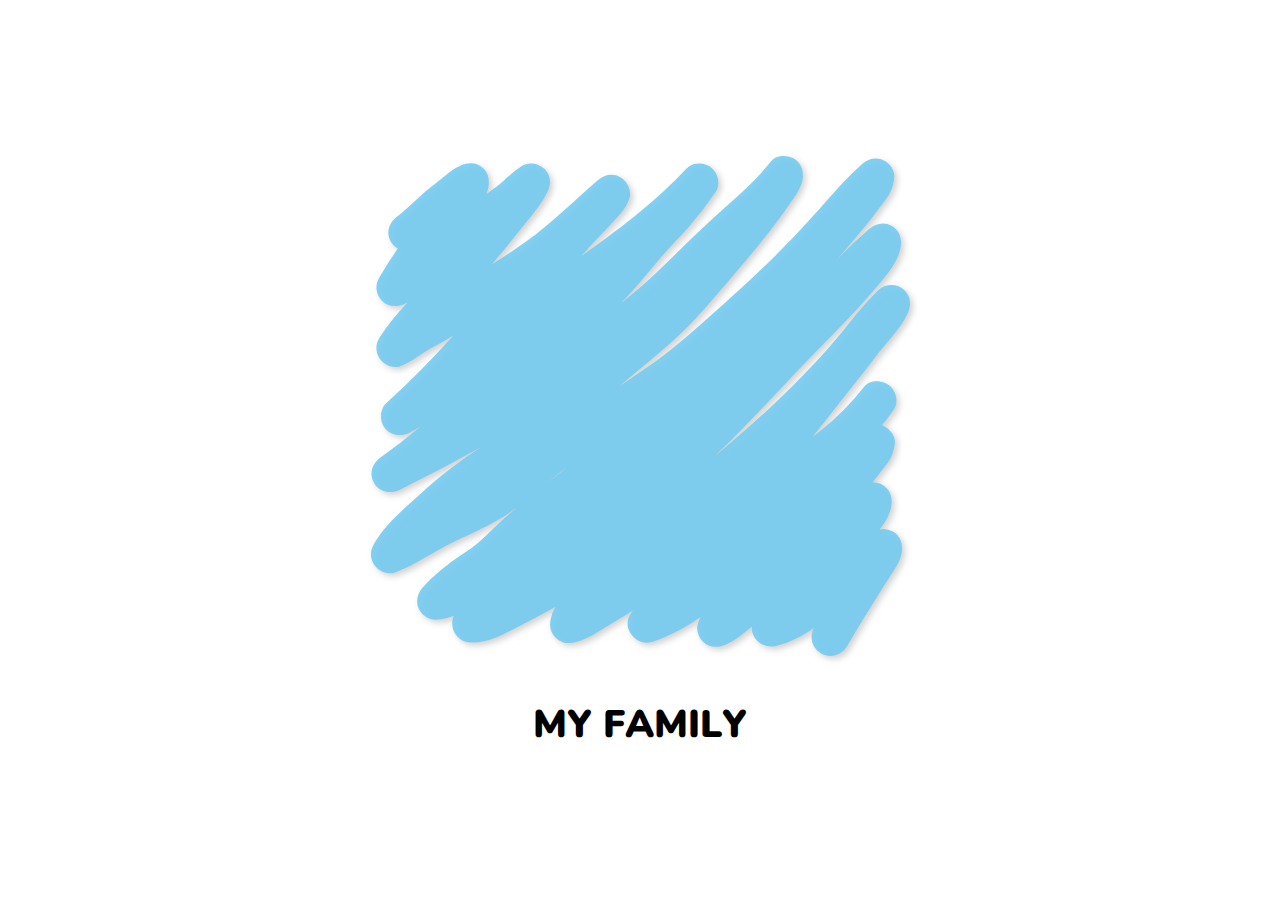
<file: objects.html>
<!DOCTYPE html>
<html lang="en">
  <head>
    <meta charset="UTF-8" />
    <title>svg scroll animation</title>
    <link rel="stylesheet" type="text/css" href="reset.css" />
    <link rel="stylesheet" type="text/css" href="css/splitting.css" />
    <link rel="stylesheet" type="text/css" href="css/objects.css" />
    <link rel="preconnect" href="https://fonts.googleapis.com" />
    <link rel="preconnect" href="https://fonts.gstatic.com" crossorigin />
    <link href="https://fonts.googleapis.com/css2?family=Nunito:wght@900&display=swap" rel="stylesheet" />
    <script src="js/jquery-3.6.0.min.js"></script>
    <script src="js/greensock/gsap.min.js"></script>
    <script src="js/greensock/ScrollTrigger.min.js"></script>
    <script src="js/splitting.min.js"></script>
  </head>
  <body>
    <div id="mainVisual">
      <svg xmlns="http://www.w3.org/2000/svg" viewBox="0 0 765.17 709.79">
        <defs>
          <style>
            .cls-1 {
              fill: #66c5ee;
            }
            .cls-2 {
              fill: #fff;
            }
            .cls-3 {
              fill: #81368b;
            }
            .cls-4 {
              fill: #fd0;
            }
            .cls-5 {
              fill: #7d4e24;
            }
            .cls-6 {
              fill: #312782;
            }
            .cls-7 {
              fill: #ef66b2;
            }
            .cls-8 {
              fill: #009ee2;
            }
            .cls-9 {
              fill: #f8b133;
            }
            .cls-10 {
              fill: #2d2e82;
            }
            .cls-11 {
              fill: #3c3c3b;
            }
          </style>
        </defs>
        <title>26</title>
        <g id="Background">
          <path
            class="cls-1"
            d="M737.6,308.77c.84-1.06,1.69-2.11,2.54-3.16,1.71-2.1,3.47-4.17,5.21-6.24,4-4.76,8.06-9.48,12-14.3,8.59-10.53,17.31-21.47,22.84-34,5-11.18,5-23.23-4.18-32.46-10.41-10.41-27.45-10.2-37.89,0-21.62,21.14-39.83,45.36-59.05,68.62-19.59,23.69-41.09,45.9-62.87,67.57s-44.43,42.62-67.55,62.95c-11.44,10.07-22.84,20.15-34.72,29.71-1.42,1.15-2.85,2.28-4.28,3.41l-2.16,1.7-.5.38c31.69-29.72,61.42-61.57,91.15-93.21q31.51-33.54,63.74-66.39c22-22.37,44-44.8,64.51-68.53,8.76-10.11,17.52-20.05,25.66-30.69s15.84-23.41,18.17-36.78c2.09-12-1.21-23.75-12.31-30.25s-23.24-3.72-32.47,4.19A606.2,606.2,0,0,0,679,175.87c14.83-17.32,29.68-34.68,44-52.37q7.47-9.19,14.47-18.78c1.05-1.43,2.07-2.88,3.11-4.32l2-2.59c4.14-5.35,8.39-10.62,11.72-16.52,4.29-7.59,6-14.76,6.95-23.3,1-9.11-5.79-18.75-13.27-23.14-10.81-6.33-23.46-3.91-32.47,4.19C693,59.35,673,82.21,653,104.93q-30.62,34.68-63.53,67.13c-22.63,22.27-46,43.8-69.65,65-23.35,20.89-46.74,41.93-71,61.75q-4.18,3.41-8.44,6.75c-.67.53-1.34,1.06-2,1.58s-2,1.56-2.52,1.94c-6.19,4.73-12.48,9.34-18.8,13.89-12.15,8.76-24.52,17.21-37,25.56q-4.5,3-9,6c6.93-6.18,14-12.27,21.18-18.18,23.62-19.32,47.23-38.7,69.19-59.92,22.88-22.12,43.51-46.61,64.07-70.86s41.46-48.77,61-74c9-11.68,17.81-23.5,26.1-35.71,7.24-10.66,15.58-21.24,18.2-34.2,2.4-11.9-1.41-23.87-12.31-30.26C609,25.8,593.29,26.2,586,35.52c-18.34,23.4-40.31,43.69-62.65,63.19-23,20.07-45,41-66.71,62.45s-43.6,43-67.12,62.63c-2.86,2.39-5.79,4.71-8.72,7l-.42.33-.07.06c-1.48,1.13-3,2.25-4.47,3.38l-2.23,1.64c19.69-20.34,37.28-42.74,55.72-64.15,12.67-14.71,26.53-28.32,39.35-42.9a451.3,451.3,0,0,0,39-50.62c6.55-10,4-24.28-4.19-32.46-10.05-10.06-27.92-10.68-37.89,0-20.18,21.62-42.07,41.54-64.83,60.41q-8.26,6.84-16.67,13.49c-2.81,2.23-5.62,4.43-8.45,6.63l-.52.4c-1.79,1.39-3.6,2.76-5.4,4.14-11.83,9-23.82,17.84-35.85,26.6q-8.79,6.38-17.62,12.68c6.24-6.81,12.37-13.73,18.63-20.54,8.53-9.29,17.38-18.27,25.91-27.55,9.82-10.69,19.34-19.85,24.23-34,3.89-11.27-2.45-24.48-12.31-30.26-11-6.42-23.28-3.76-32.47,4.19-23.29,20.16-45.53,41.52-69.06,61.4q-7.72,6.51-15.67,12.74l-2,1.55c-1.48,1.12-3,2.23-4.47,3.34q-5.23,3.9-10.56,7.68c-12.69,9.08-25.66,17.76-38.68,26.34l-10.07,6.6c11.26-13.56,22.48-27.16,33.5-40.92l2.25-2.91q1.37-1.74,2.74-3.46c1.75-2.19,3.53-4.36,5.31-6.53,4-4.93,8.1-9.83,12.06-14.83,8.66-10.93,17.35-22.07,23.38-34.73,5.23-11,4.86-23.41-4.19-32.46-8.27-8.27-22.36-10.63-32.47-4.19-9.63,6.13-18,13.94-26.4,21.58-1.66,1.51-3.36,3-5.07,4.44-.68.57-3.24,2.59-4,3.22-3.59,2.71-7.25,5.32-10.94,7.9-1.21.85-2.43,1.68-3.64,2.51A42.85,42.85,0,0,0,185,71.45c1.41-9.81.51-18.67-6.89-26.07-9.27-9.27-21.23-9.06-32.47-4.19-9.64,4.19-17.9,11.18-26,17.73-3.55,2.87-7,5.81-10.59,8.67l-1.38,1c-3.64,2.8-7.27,5.6-10.81,8.53C89.28,83.43,82.17,90.26,75,96.93q-5.13,4.75-10.4,9.34c-1.74,1.52-3.52,3-5.31,4.46-.1,0-2.3,1.75-3,2.29-11.81,8.54-17.54,23.13-9.61,36.66a27.07,27.07,0,0,0,9.72,9.46Q42.26,179.59,29.69,200.8a27,27,0,0,0,4.18,32.47c9.25,9.25,21.26,9.1,32.47,4.19,1.61-.71,3.18-1.52,4.72-2.39C55.9,251.15,41.43,268,29.69,286.72c-5,8-4.73,19,0,27,5.67,9.69,19.1,16.43,30.25,12.31,15-5.56,27.72-16.2,41.56-24.2,11.27-6.5,22.74-12.64,33.86-19.39q-22.22,24.64-45.44,48.35-24.14,24.56-49.71,47.65c-8.87,8-10,22.48-4.19,32.46,7.71,13.16,23.62,16.2,36.66,9.61,5.76-2.91,11.38-6.06,16.89-9.39q-7.09,5.8-14.25,11.55Q70.1,426.9,64.84,431L61,434c-1.43,1.1-2.85,2.2-4.29,3.29q-12.06,9.18-24.44,18c-11.87,8.44-17.49,23.2-9.61,36.65C30.4,505.17,46.21,508,59.3,501.54Q117.83,472.59,175,440.91c-14,9.16-27.79,18.51-41.18,28.51C110.21,487,88.67,506.85,67.06,526.74c-16.94,15.59-33.91,32.62-45.12,52.94a27.19,27.19,0,0,0,0,27C27.66,616.48,41,623.05,52.19,619c29.5-10.6,54.38-29.42,82.46-42.84C162.29,563,190.53,550.74,216,533.51q5-3.43,9.95-7.07c-11.22,9.38-22.26,19-32.87,28.95-7.64,7.2-15,14.68-22.89,21.64-1.71,1.51-3.47,3-5.24,4.42-1.05.77-2.11,1.53-3.17,2.29-4.85,3.44-9.86,6.65-14.82,9.94-4.51,3-8.95,6.08-13.26,9.35q-3.44,2.64-6.85,5.3,6.57-5-2.85,2.24-3.61,2.82-7.16,5.72a219.66,219.66,0,0,0-25.21,24.16c-8,9.09-10.56,21.59-4.19,32.47A27.06,27.06,0,0,0,97,682.53c6.83,4,13.14,3.74,20.65,2.7a84.56,84.56,0,0,0,18.5-5c-4.06,7.48-2.82,18.11,1.24,25a27.12,27.12,0,0,0,23.13,13.27c29.84.48,55.3-17.23,80.95-30,13.19-6.55,26.15-13.55,38.91-20.9a55.09,55.09,0,0,0-7,17.65c-1.43,7.27-1.13,14.09,2.7,20.64,4.64,7.92,13.8,13.62,23.14,13.27,15.94-.59,29.42-8.6,42.64-16.71,12.47-7.64,25.08-15.06,37.51-22.77,3.7-2.3,7.43-4.55,11.16-6.77-1.33,1.71-2.62,3.45-3.88,5.24-13.58,19.28,8.8,46.32,30.25,39.35,25.1-8.15,47.84-20.79,69.44-35.52-1.39,2.87-2.67,5.82-3.8,8.9-3.22,8.77.56,19.74,6.89,26.07,9.28,9.28,21.22,9,32.46,4.19,13.83-6,25.79-15.75,37.15-26A27.49,27.49,0,0,0,567,716.37c7.09,7.09,16.53,8.85,26.07,6.88,19.51-4,37.18-14,53.9-25.33a26.79,26.79,0,0,0,46.61,26.4c13-22.37,26.46-44.61,40.34-66.43,7-11,14.08-21.83,20.93-32.86,6.65-10.71,14.68-21.06,16.79-33.87,2-12-1.13-23.7-12.31-30.25a27.77,27.77,0,0,0-19-3.1c7.88-9.88,14.56-20.74,16.53-32.84,1.58-9.73.42-18.76-6.89-26.07a26,26,0,0,0-19.81-7.64q4.61-5.76,9.08-11.64c1.1-1.45,2.18-2.91,3.26-4.38.73-1,3.16-4.18,2.1-2.88,2.27-2.84,4.54-5.66,6.74-8.56,6.52-8.57,9.35-17.75,10.7-28.35,1.15-9-5.91-18.82-13.27-23.13a25.82,25.82,0,0,0-5.17-2.31c6-7.15,11.62-14.55,16.9-22.31,6.7-9.87,3.89-24.38-4.19-32.46-9.37-9.37-28.9-11.54-37.89,0A382.64,382.64,0,0,1,657,417.41c-1.29,1-2.6,2.07-3.9,3.1l-.37.28c-2.59,2-5.22,3.9-7.82,5.85,12.85-15.85,25.3-32,37.92-48.06C701.08,355.34,719.71,332.32,737.6,308.77ZM708.14,54.15s0,0,0-.07C709.84,48.94,709.14,52.18,708.14,54.15ZM271.3,489.27q4.06-3.39,8.21-6.71c1.4-1.12,2.82-2.23,4.23-3.34l1.23-1,.47-.36q6.75-5.16,13.63-10.18-16.81,13.13-33.45,26.45l-2.94,2.36C265.55,494.1,268.41,491.68,271.3,489.27Z"
            transform="translate(-18.34 -27.72)"
          />
        </g>
        <g id="Objects">
          <path
            class="cls-2"
            d="M191.84,392.27c-.42.57-.81,1.17-1.19,1.77A71.3,71.3,0,0,0,195,381.12c.67-3-3.57-5.09-5.15-2.18-.31.57-.61,1.14-.92,1.7.41-1.24.82-2.48,1.21-3.73,1-3.23-3.57-4.91-5.28-2.23-1,1.59-2,3.2-3,4.82.92-2.49,1.8-5,2.6-7.52,1-3.22-3.54-4.88-5.25-2.22q-2.42,3.72-4.89,7.43a64.45,64.45,0,0,0,1.63-8.05c.4-2.93-3.47-5.2-5.14-2.17s-3.19,5.77-4.8,8.65a61.4,61.4,0,0,0,2.24-10.75c.28-2.47-3.15-3.53-4.71-1.95-1.8,1.85-3.53,3.77-5.2,5.74a27.56,27.56,0,0,0,1.33-7.31c.11-2.78-3.52-3.37-4.9-1.33-2.93,4.33-5.86,8.67-8.75,13l2.82-6.83c1-2.51-2.44-3.77-4.09-2.39a47.39,47.39,0,0,0-4.51,4.34c0-.39,0-.79.06-1.19a2.29,2.29,0,0,0-3.88-1.61l-.37.39a2.36,2.36,0,0,0-4.29-.68c-4.27,5.82-12.79,14.1-11,22.1a1.65,1.65,0,0,0,1.46,1.28c-1.33,2.53-2.63,5.06-3.77,7.64a2.29,2.29,0,0,0,4,2.31q.57-.87,1.11-1.77c-.72,1.68-1.42,3.35-2.1,5s-1.41,3.2-2,4.82c-1.09,3.1,3.62,4.22,4.82,1.33l2.27-5.53c3.51-7.6,8.19-14.8,11.1-22.58.31-.48.62-1,.94-1.44-4,9.49-8.05,18.95-12.41,28.28-1.53,3-3,6.08-4.41,9.18s2.94,5.57,4.42,2.58q2-4,3.85-8c2.57-5.09,5.33-10.08,8.23-15-4.09,9.08-6.7,18.94-10.55,28.06-1.32,3.23,3.88,4.58,5.2,1.43,7.19-17.48,15.8-35.57,27.9-50.43-5.69,19.34-20.56,35.85-27.64,54.59-1.22,3.25,3.5,4.69,5.26,2.21,6.86-9.68,13.23-19.67,19.31-29.83-2,3.5-4,7-6,10.45q-2.75,4.59-5.27,9.3c-2.15,4-4.16,8-5.89,12.07l0,.06h0c-.09.22-.19.45-.29.67-1.22,3,3.92,5.14,5.2,2.2,6.23-14.24,14.64-27.4,23.34-40.34-6.51,13.69-14.11,26.91-21.26,40.25-1.49,2.8,2.38,6.16,4.56,3.52,7.44-9,13.44-18.88,19.11-29-4,9-8.18,18-12.43,26.87-1.63,3.39,3.38,6.38,5.08,3,2.08-4.17,4.21-8.32,6.35-12.46-.13.59-.28,1.17-.39,1.76-.4,2.16,2,4.93,4.21,3.24a32.56,32.56,0,0,0,4.14-3.75c1,2.67,5.36,3.34,5.88,0,1.92-12.28,10-22.62,13.19-34.55C198.1,391.15,193.7,389.66,191.84,392.27ZM126.3,380.63c-.51,1-1,2.07-1.58,3.1A13.54,13.54,0,0,1,126.3,380.63Zm5.74-1.21.27-.61c.65-1.22,1.33-2.42,2.05-3.58-.09.31-.18.62-.28.93C133.37,377.23,132.7,378.32,132,379.42Zm47.18,38.81c1.52-3.69,3.27-7.3,5.05-10.89A92.37,92.37,0,0,1,179.22,418.23Z"
            transform="translate(-18.34 -27.72)"
          />
          <path
            class="cls-2"
            d="M361.23,266c-2.24,3.39-4.56,6.72-6.92,10,4.9-8.54,9.56-17.18,12.91-26.51,1.26-3.53-4.15-5.65-5.94-2.5-6.18,10.86-14,20.79-21.55,30.86,7.69-13.13,15-26.48,21.5-40.27,1.49-3.16-2.4-6.74-5.06-3.91-1.43,1.52-2.81,3.07-4.17,4.64a78.31,78.31,0,0,0,3.88-10c1.08-3.54-3.92-5.41-5.8-2.44q-4.65,7.35-9.35,14.67c3.63-5.87,7.16-11.81,10.47-17.88,1.93-3.53-2.91-6.06-5.22-3.06-16.45,21.32-31.33,43.79-47,65.7,3.23-5.31,6.56-10.57,10.08-15.71,12.63-18.48,26.34-36.36,35.81-56.77a3.09,3.09,0,0,0-4.83-3.72c-.67.57-1.31,1.17-1.95,1.76.13-.3.27-.58.4-.88A3,3,0,0,0,333.3,207c-4.81,6.44-9.47,13-14.06,19.58,4.21-6.2,8-12.76,9.81-20.05.9-3.6-3.65-5.13-5.68-2.39q-2.08,2.83-4.15,5.69c.75-2.25,1.42-4.53,2-6.85.84-3.49-3.51-4.94-5.48-2.31-2.11,2.82-4.19,5.67-6.28,8.5q1.46-3.74,2.57-7.6c1-3.36-3.58-5-5.41-2.29q-5.1,7.53-10.47,14.86a111.87,111.87,0,0,0,5.93-14.71c.84-2.64-2.93-5-4.79-2.79a167.91,167.91,0,0,0-14.12,20.25,77.51,77.51,0,0,0,5.47-16.07,2.82,2.82,0,0,0-5.13-2.16l-5.49,8.8c.28-1,.53-2.07.77-3.12a2.82,2.82,0,0,0-5.14-2.16c-6.34,8.61-12.81,17.13-19.23,25.69q3.15-6.56,6.1-13.22c1-2.24-1.95-5.17-3.73-2.87-5.54,7.17-11.59,13.94-17.1,21.14-4.5,5.89-10.51,13-11.34,20.68-.27,2.52,3.58,2.43,3.9,0,1-7.24,8.21-14.66,12.57-20,1.14-1.4,2.29-2.78,3.45-4.16a351.21,351.21,0,0,1-20.81,36.32c-1.74,2.68,2.52,5.13,4.27,2.49,11.16-17.25,24-33.28,36.48-49.55-9.74,22.88-27.69,42.64-41,63.12-1.68,2.58,2.34,5.76,4.31,3.32,5.79-7.18,11.33-14.56,16.68-22.06-1.27,2.18-2.52,4.38-3.72,6.6-4.64,8.63-8.82,17.47-14.55,25.46-2.12,3,2.81,5.84,4.93,2.88,1.51-2.16,3-4.3,4.58-6.45a112.49,112.49,0,0,0-4.95,12c-1.08,3.16,3.83,5.2,5.37,2.26,14.35-27.32,33.55-51.45,52.05-76-4.94,7.53-10.4,14.75-15.67,21.8-5.9,7.89-11.83,15.67-17,24.05-6.2,10-11.72,20.44-17.43,30.73-1.88,3.39,3,6.14,5.13,3,20-29.4,39.91-58.88,60.77-87.67-6.35,12.47-14.94,24-23,35.1-12.93,17.72-26.6,35.58-36.59,55.17-1.82,3.58,2.92,6.13,5.25,3.07,1.49-2,3-3.94,4.43-5.91-1.72,3-3.35,6-4.8,9.15-1.38,3,2.39,6.59,4.86,3.75,7.35-8.41,14.24-17.16,20.88-26.09a209.31,209.31,0,0,1-15.84,25.88c-2.07,2.81,2.49,6.24,4.79,3.7.54-.59,1.05-1.2,1.58-1.8-.48.78-1,1.55-1.45,2.32-1.84,2.91,2.54,6.39,4.81,3.71,9-10.58,17.39-21.6,25.53-32.82-.52.93-1.05,1.85-1.56,2.79-5,9.25-9.86,18.74-16.38,27.06-2.45,3.13,1.9,7.6,4.43,4.43q4.51-5.66,8.92-11.41c-1.94,3.3-4,6.54-6.15,9.69s2.56,6.51,5,3.89c18.61-19.82,31.29-44,46.24-66.48C326.42,288.32,313,309.1,300,330.14a2.92,2.92,0,0,0-.21,2.76,2.81,2.81,0,0,0-2.34.57c-.28.22-.54.45-.81.68-.25-1.72-3.11-2.39-4.22-.69a59.85,59.85,0,0,0-3.48,6.07,1.52,1.52,0,0,0,.61,1.93c-.05.11-.09.23-.14.34a2.8,2.8,0,0,0,1,3.35c-.4.72-.81,1.43-1.19,2.16-1.39,2.69,2,5.5,4.25,3.28l2.09-2.06a3.12,3.12,0,0,0,4.15.17,3,3,0,0,0,.61-.66,1.27,1.27,0,0,0,.26-.21,2.32,2.32,0,0,0,1-2.58c.46-1.54.77-3.18,1.13-4.29a2.63,2.63,0,0,0-1.77-3.3c.21-.35.42-.7.62-1.06a2.58,2.58,0,0,0,.34-1.77,2.92,2.92,0,0,0,3.24-.77c11.7-12.45,21.57-26.42,31.29-40.43.66-.94,1.31-1.88,2-2.81-4,7.44-7.26,15.21-11.18,22.64-2.87,4.29-5.63,8.65-8.2,13.14-2.17,3.78,3.17,6.57,5.66,3.31A94.44,94.44,0,0,0,333,316.6c1.1-1.63,2.21-3.26,3.34-4.87-.32,1.2-.6,2.42-.81,3.67-.52,2.94,3.2,6,5.55,3.23,8.85-10.53,21-21.22,25.52-34.56,1.39-4.09-5.06-5.83-6.44-1.77-2,5.91-6.45,11.12-10.33,15.89-.27.34-.55.66-.82,1,6-10.22,13.93-19.57,18.26-30.61C368.71,264.91,363.19,263.05,361.23,266Zm-35.38-32.29c.72-.95,1.45-1.9,2.18-2.83-5,8-10.39,15.8-15.83,23.56l.21-.36C317,247.4,321.59,240.65,325.85,233.73Zm-11-.9c.77-1.07,1.54-2.15,2.3-3.24q-6.07,8.82-12.06,17.71C308.24,242.41,311.46,237.57,314.86,232.83Z"
            transform="translate(-18.34 -27.72)"
          />
          <path
            class="cls-2"
            d="M548.2,231.38c-11.94,14.75-23.12,30.07-34.38,45.33,9.8-14,19.88-27.83,28.5-42.56a83.58,83.58,0,0,0,6.49-11.87c1.78-4.06-4-7.67-6.07-3.55s-4.47,8.43-6.89,12.53c-2.6,4-5.43,7.8-8.31,11.6-6.13,8.07-12.07,16.27-18.24,24.3-5.24,6.84-10.57,13.62-15.92,20.37q7.15-11.2,15-21.88c12.81-17.47,26.46-34.8,33.75-55.47,1.33-3.77-4.7-6.31-6.46-2.72a201.13,201.13,0,0,1-14.59,24.85c5.66-9.34,11.15-18.79,16.39-28.37,2.15-3.94-3.48-7.14-6-3.48-3.88,5.74-7.9,11.38-12,17a149.09,149.09,0,0,0,9.09-19.25c1.19-3.13-3.54-5.86-5.66-3.3-2.6,3.13-5.16,6.28-7.71,9.44,1.29-2.92,2.5-5.89,3.57-8.94,1.39-3.93-4.19-5.66-6.31-2.66-1.88,2.67-3.79,5.33-5.7,8,1-2.23,2.07-4.46,3.06-6.71,1.39-3.14-2.5-7-5.15-4-2.05,2.36-4.06,4.75-6.06,7.16.95-2,1.88-4,2.76-6,1.36-3.11-2.61-7.12-5.15-4C490.82,194,485.73,201,480.8,208.13c3.48-6,6.85-12.16,10.05-18.37,1.63-3.15-2.64-6.94-5.13-4q-2.24,2.65-4.39,5.36c.65-1.43,1.28-2.88,1.87-4.36,1.3-3.26-3.84-5.19-5.53-2.33-4.81,8.14-11.33,14.93-17.4,22.12-1.37,1.62-2.71,3.27-4,4.92a280.84,280.84,0,0,0,14.58-24.76c1.58-3-2-5.51-4.53-3.5s-4.84,4.1-7.11,6.27c.82-2.26-2.34-4.7-4.29-3.21-8.47,6.47-14.63,15.48-21,24.17A175.39,175.39,0,0,0,445,188.88c1.19-2.84-2.89-4.57-4.8-2.8a138.47,138.47,0,0,0-11,11.59c.1-.36.21-.7.31-1a2.87,2.87,0,0,0-4.76-2.77c-5.37,5.36-10.62,10.84-15.43,16.71-3.57,4.36-8.1,9.68-8.44,15.58-.19,3.41,5.05,3.37,5.28,0,.36-5.33,6.3-10.94,9.58-14.68,1.17-1.35,2.38-2.66,3.6-4A104.54,104.54,0,0,1,413,218.82c-4.69,6.52-9.34,13.08-14.3,19.38-2.24,2.86,1.72,6.93,4.05,4.05a234.43,234.43,0,0,0,15.17-20.6c4.17-5.77,8.39-11.5,12.89-17-10,17.36-22.41,33.36-31.87,51-1.76,3.28,3.07,6.12,5,2.91,5.64-9.49,12.59-18,19.73-26.35-9.69,12-19.68,24.3-22.92,39.61a2.93,2.93,0,0,0,4.7,3c-.55.88-1.11,1.76-1.65,2.65-1.73,2.86,2.44,6.21,4.69,3.62,7.19-8.32,14.11-16.86,20.92-25.49l-.25.37c-6.16,9.5-11.71,19.35-18.35,28.52-2,2.8,2.47,6.19,4.75,3.67,14.85-16.48,27.79-34.46,40.69-52.46-1.32,2-2.66,4.11-4,6.16-5.78,8.83-11.46,17.8-17.64,26.37-5.77,8-12.18,15.51-16.27,24.59-1.47,3.27,2.32,6.68,5.14,4,1.38-1.33,2.72-2.68,4.05-4.05-1.46,2.35-2.88,4.73-4.27,7.12-1.82,3.14,2.82,7,5.16,4l.51-.67h0l0,0c21.68-28,40.67-58,62.2-86q-6.69,12.25-14.15,24.06c-15.59,20.86-31.1,41.78-45.4,63.56-2.1,3.21,3,7.21,5.36,4.13l.53-.69h0l.4-.51A3.41,3.41,0,0,0,443.8,311c20.25-27.65,40.33-55.44,61.25-82.59-5.59,8.34-11.68,16.37-17.67,24.29-14.51,19.18-27.47,39.23-41,59.09-2.49,3.65,3.38,7,5.89,3.43,13.92-19.68,29.19-38.35,44.3-57.13-9.06,13.76-18.41,27.34-27.86,40.83-3.64,4.87-7.15,9.82-10.47,14.91-2.53,3.87,3.52,7.26,6.12,3.58q5.25-7.46,10.48-14.92,2.85-3.81,5.79-7.56c-5,8.47-9.68,17.13-13.91,26-1.61,3.35,2.85,7.55,5.51,4.25l.66-.82c-1.06,1.84-2.22,3.7-3.13,5.62a27.17,27.17,0,0,1-3.45,4.77,2.88,2.88,0,0,0,3.48,4.51,14.91,14.91,0,0,0,2-1.18,2.73,2.73,0,0,0,3.7.62,14.79,14.79,0,0,0,4.5-4.68,2.87,2.87,0,0,0-.71-3.68c.25-.64.5-1.28.79-1.9,0,0,0-.07,0-.11a2.88,2.88,0,0,0,3.42-1C494,314.9,503.85,302,513.52,289c-6.19,9.84-12.61,19.54-19.49,28.94-2.46,3.35,3,7.54,5.74,4.43,4.17-4.81,8.37-9.62,12.54-14.45-.11.58-.23,1.16-.32,1.74-.51,3.12,3.57,6.75,6.07,3.54,5.62-7.21,11.86-13.91,17.53-21.08,4.77-6,11.32-13.54,11.71-21.63a3.17,3.17,0,0,0-2.78-3.46c1.21-1.79,2.4-3.61,3.56-5.44a91.79,91.79,0,0,0,5-8.29c2.2-4.12-3.91-7.72-6.26-3.66-1.9,3.29-3.89,6.5-6,9.67-2,3-4.24,6-6.46,8.92,6.4-10.89,12.74-21.81,19.31-32.57C555.83,232.3,550.77,228.21,548.2,231.38Zm-107.45-7.45c3.58-5.51,7-11.11,10.11-16.88q2.49-3,5.1-5.9C451.16,208.91,446,216.47,440.75,223.93Zm37.16,99a3.63,3.63,0,0,0-.26.95h-.06a2.55,2.55,0,0,0-3.41-1.24q4.94-6.13,9.86-12.26C481.86,314.48,479.79,318.65,477.91,322.93Zm60.88-47.74c-2.25,5.1-7,10.19-9.95,13.82-.68.86-1.39,1.69-2.09,2.53.64-1.07,1.29-2.14,2-3.19C532.17,284,535.54,279.66,538.79,275.19Z"
            transform="translate(-18.34 -27.72)"
          />
          <path
            class="cls-2"
            d="M654,413.67a40.47,40.47,0,0,0,2.16-10.77,2.8,2.8,0,0,0-1.23-2.67c6.48-9.88,12.47-20.84,11.81-32.54a3.71,3.71,0,0,0-3.77-3.41c.38-.89.76-1.78,1.13-2.67h0c.11-.27.23-.53.33-.79,1.43-3.49-4.28-5.78-6-2.54C644.27,384.69,629,411.22,609.3,434c14.58-27.15,37.21-49.87,48.7-78.85,1.35-3.43-4.06-5.5-5.82-2.46q-5.62,9.78-11.63,19.32a131.07,131.07,0,0,0,7.54-16.88c1-2.9-3.23-5.41-5.23-3-1.14,1.34-2.25,2.73-3.36,4.11-.6-1.85-2.57-3.24-4.48-1.82a35.57,35.57,0,0,0-10.79,12.52A3,3,0,0,0,625.6,371a370,370,0,0,1-20.07,32.87,111.27,111.27,0,0,0,10.2-21.95c1-3-3.15-5.36-5.29-3.08-1.07,1.14-2.11,2.31-3.13,3.48.22-.6.45-1.2.66-1.81,1.23-3.59-3.82-5.18-5.76-2.43q-1.68,2.37-3.41,4.69c1.77-4,3.41-8,4.87-12.14,1-2.87-3.15-5.3-5.14-3-1.22,1.4-2.43,2.82-3.64,4.24a51.19,51.19,0,0,0,3.16-9.7c.58-2.79-3-5.52-5.16-3s-4.42,5.22-6.57,7.88a53.52,53.52,0,0,0,3.73-12,2.84,2.84,0,0,0-5.17-2.18c-1.57,2.21-3.09,4.47-4.56,6.75.39-1.3.76-2.6,1.08-3.92.59-2.39-2.59-4.65-4.38-2.55a127.57,127.57,0,0,0-9.61,13.27,37.63,37.63,0,0,0,2-8.6c.25-2.55-3.42-3.22-4.6-1.24-4.32,7.23-8.51,14.51-12.34,22a2.14,2.14,0,0,0,2.12,3.09,60.87,60.87,0,0,0-2.92,6.39c-1,2.59,2.71,4.46,4.5,2.62a97.77,97.77,0,0,0,11.4-14.83c-3,5.55-6.35,11-9.42,16.42-1.55,2.74,2.3,6,4.47,3.45a118.05,118.05,0,0,0,7.24-9.36,85.42,85.42,0,0,0-3.66,8c-1.29,3.32,3.62,4.85,5.41,2.28q6-8.64,12.45-16.95c-4.11,7.14-8.77,14.06-12,21.58l0,.05h0c-.11.24-.23.49-.33.74-1.43,3.44,3.81,5.09,5.68,2.39,3.77-5.45,7.74-10.74,11.84-15.94-5.61,10.93-12.18,21.42-18.64,31.8-2.15,3.45,3.28,6.59,5.42,3.17,3.4-5.41,7.15-10.56,11-15.6-4.75,7.46-9.79,14.76-14.39,22.27-1.86,3,2.76,6.76,5,3.86.16-.22.32-.44.49-.65h0l0-.07c3.4-4.43,6.61-9,9.77-13.64-3.87,5.77-7.69,11.56-11,17.57a3.14,3.14,0,0,0,4.91,3.79c.39-.36.76-.74,1.15-1.1a3.51,3.51,0,0,0-.34,2.42c.83,2.92,4.78,2.24,5.26-.22-.1.58-.29.65.33-.38s1.21-1.9,1.82-2.84c2-3,4-6,6-9,3.92-5.84,7.88-11.63,11.87-17.42-2.3,3.69-4.48,7.46-6.45,11.36-2.91,5.77-5.66,11.67-9.23,17q-2.37,3.12-4.75,6.23c-2.13,2.79,2.55,6.33,4.84,3.73A57,57,0,0,0,596.8,445l.68-.9c-.69,1.69-1.35,3.4-2,5.14-1.09,3.11,3.16,5.24,5.32,3.1q7.6-7.53,14.48-15.68-4.89,7.63-9.79,15.24c-2.37,3.7,3.41,7,5.84,3.41,4.16-6.12,8.49-12.11,12.83-18.1q-4.23,8-8.09,16.1a3.37,3.37,0,0,0,5.81,3.4c2.59-3.69,5-7.47,7.43-11.29a46.44,46.44,0,0,0-3.8,10.79c-.76,3.66,4.42,6.29,6.3,2.65a125.88,125.88,0,0,1,7.69-12.76,1.66,1.66,0,0,1-.06.21c-1.17,4.5,5.78,6.41,6.95,1.92,2.84-10.93,10.82-19.67,12-31.24C658.71,414.45,656.12,413.17,654,413.67Z"
            transform="translate(-18.34 -27.72)"
          />
          <path
            class="cls-2"
            d="M107.54,443.75a2.7,2.7,0,0,0-3.75-2.38c0-.15,0-.29-.05-.44-.15-2.09-3.28-3.46-4.34-1.18-.44,1-.72,1.93-1.16,2.89a15.17,15.17,0,0,0-1.16,2.8c-.32,1.41,1.43,2.69,2.54,1.6a2.53,2.53,0,0,0,2.84,2,5.33,5.33,0,0,0,.45,1.23,2.36,2.36,0,0,0,4,0C108,448.38,107.55,445.86,107.54,443.75Z"
            transform="translate(-18.34 -27.72)"
          />
          <path
            class="cls-2"
            d="M223.57,425.94a2.47,2.47,0,0,0-4,1c-.07.16-.15.32-.22.47,0-.18-.05-.35-.06-.54-.19-2.58-3.86-3.27-4.61-.62-.62,2.16-1.19,4.32-1.76,6.49a1.87,1.87,0,0,0-2.79.78,13.64,13.64,0,0,1-1.34,2.28c-.23-.49-.47-1-.74-1.45a2,2,0,0,0-3.35,0c-1.1,2-1,3.39-.42,5.58a1.35,1.35,0,0,0,2.14.76l.26.63a2.11,2.11,0,0,0,3.62,0c0-.07.07-.12.1-.18,0,.41.06.82.07,1.23a2.25,2.25,0,0,0,4.41.59q1.07-3.68,2.08-7.37c1.06.91,2.71,1.11,3.4-.5l0-.06a2.52,2.52,0,0,0,4.57-.46c.87-2.15,2.05-4.14,2.86-6.32C228.77,425.54,225.29,424.31,223.57,425.94Z"
            transform="translate(-18.34 -27.72)"
          />
          <path
            class="cls-2"
            d="M391.9,427.19l-.31.3c0-.47.09-.94.16-1.42.34-2.43-3.06-4.49-4.36-1.89l.09-.23c.84-2.3-2.34-3.84-3.93-2.29-3.3,3.23-4.88,7.38-5.62,11.75a2.29,2.29,0,0,0-3.9.62c-.69,2.08-2.12,3.74-2.8,5.84a1.36,1.36,0,0,0,2.47,1c0,1.17.09,2.35.11,3.54,0,1.82,2.52,3.16,3.84,1.59a27.54,27.54,0,0,0,1.67-2.23,2.71,2.71,0,0,0,1.87-.57,21.14,21.14,0,0,0,4.89-5.63,2.77,2.77,0,0,0,4.1-.35c1.62-2.3,3.5-4.35,5.25-6.54A2.5,2.5,0,0,0,391.9,427.19Z"
            transform="translate(-18.34 -27.72)"
          />
          <path
            class="cls-2"
            d="M552.35,456.07a4,4,0,0,0-1.93-1.12l-.09-1.34a3.09,3.09,0,0,0-4.94-2.47c0-.58,0-1.17,0-1.76a3,3,0,0,0-4.34-2.69v-.13a3,3,0,0,0-3.27-2.87,2.56,2.56,0,0,0-4.75-1.25,36.37,36.37,0,0,0-3.38,8,1.24,1.24,0,0,0,.6,1.56c-.2.76-.41,1.51-.59,2.28a3,3,0,0,0,3.58,3.56l-.21.62c-1.11,3.3,3.65,5.15,5.47,2.47.61,2.19,4.08,2.71,5.72.71a3.22,3.22,0,0,0,6,0,2.86,2.86,0,0,0,2.51-1.46l.12-.22A3.21,3.21,0,0,0,552.35,456.07Z"
            transform="translate(-18.34 -27.72)"
          />
          <path
            class="cls-2"
            d="M698.4,464a3.8,3.8,0,0,0-2-2.21c.53-3.29-3.56-4.73-5.81-2.69a3,3,0,0,0-4.41.77,14.58,14.58,0,0,0-1.93,5.88,2,2,0,0,0,.56,1.61,10.81,10.81,0,0,1-1,2.22c-2.18,3.69,3.44,6.93,5.7,3.34.29-.45.57-.9.85-1.35a3.64,3.64,0,0,0,3.16-.32,4.81,4.81,0,0,0,1.48.84c2,.72,3.77-1.12,3.87-2.95A12.87,12.87,0,0,0,698.4,464Z"
            transform="translate(-18.34 -27.72)"
          />
          <path
            class="cls-3"
            d="M181.21,495.44c-3.45-4.78-7.14-9.36-11-13.81.84.7,1.68,1.4,2.53,2.09,2.37,1.91,6.34-.53,4.48-3.46q-1.95-3.06-4.07-6a2.75,2.75,0,0,0,3.31-2.36,2.43,2.43,0,0,0,1.39-3.5c-1.94-3.05-4.58-5.4-6.72-8.27-1.79-2.4-5.45-.93-5.29,1.49a57.44,57.44,0,0,0-6.81-4.52c-2.92-1.63-5.37,2-3.4,4.41l1.93,2.33A123,123,0,0,0,145,455.06c-2.78-1.65-5.71,2.17-3.43,4.44s4.38,4.37,6.56,6.57c-1.38-1-2.77-1.93-4.2-2.84-2.75-1.73-5.19,2-3.28,4.25,1.2,1.41,2.41,2.8,3.63,4.2-2.1-1.49-4.26-2.9-6.53-4.21-2.54-1.46-4.73,1.8-3,3.87,1.49,1.77,3,3.51,4.57,5.23-2.17-1.71-4.41-3.34-6.75-4.85-2-1.27-4,1.16-3,3a69.62,69.62,0,0,0,4.64,7.68l-1.28-1.17a2.05,2.05,0,0,0-3.21,2.48,122,122,0,0,0,6.94,11.7,80.24,80.24,0,0,0-9.24-7.34c-1.71-1.12-3.48,1-2.64,2.64A35.66,35.66,0,0,0,139,504.84a1.06,1.06,0,0,0,1.61-.87c1.55,1.43,3.1,2.86,4.7,4.24s4-.36,2.89-2.23c-2.77-4.6-5.76-9.05-8.64-13.58,6.19,5.38,12.37,10.75,18.67,16,2.06,1.73,4.91-1,3-3C154,498,146.31,490.92,140,482.76c8.74,7.42,16.42,16.16,25.52,23.17,1.85,1.42,4.63-1.39,3.23-3.24-3.56-4.7-7.4-9.15-11.33-13.52,6.31,6.07,12.33,12.5,18.58,18.54,2,2,5.82-.72,4-3.1l-.4-.51h0l0,0c-2.73-3.56-5.58-7-8.5-10.43,1.9,1.75,3.82,3.47,5.78,5.14C179.11,500.66,183.16,498.14,181.21,495.44Z"
            transform="translate(-18.34 -27.72)"
          />
          <path
            class="cls-4"
            d="M286,340.17c-.46-.64-.68-1.37-1.12-2a2.75,2.75,0,0,0-3.06-1.24,3.21,3.21,0,0,0-.75.33,26.58,26.58,0,0,0-4.1-3.1,2.76,2.76,0,0,0-4.06,2c-.8-.88-1.61-1.76-2.44-2.61-2-2.06-5.13.08-4.58,2.67.25,1.15.52,2.3.78,3.44-2.31-3.45-4.74-6.82-7.35-10.08-1.32-1.66-4-.55-4.48,1.2-1-1.59-2.07-3.16-3.2-4.68-1.73-2.35-5.48-1-4.79,2a1.46,1.46,0,0,0,.05.2A184.31,184.31,0,0,0,235.48,309c-1.86-2.66-6-.35-4.39,2.57,1.69,3.16,3.35,6.33,4.88,9.55a40.89,40.89,0,0,0-6.1-7.42c-1.54-1.47-4.77,0-3.85,2.24,1.71,4.29,3.59,8.49,5.39,12.71-1.18-2.08-2.34-4.17-3.55-6.21a1.9,1.9,0,0,0-3.46,1.46,88.73,88.73,0,0,0,2.72,9.28,15.33,15.33,0,0,0-1.68-1.26,1.06,1.06,0,0,0-1.05,0l0,0a1,1,0,0,0-.37,1.41,2.27,2.27,0,0,0,.4.62,1,1,0,0,0,.65.43h0c.71.8,1.38,1.65,2.06,2.47,1,1.24,2,2.52,3.1,3.74a1.55,1.55,0,0,0,2.57-1.5c-.09-.26-.18-.52-.26-.78,1.55,2.5,3.19,5,5,7.32a2.17,2.17,0,0,0,3.94-1.66c-.16-.86-.35-1.71-.55-2.56,1.09,2.51,2.2,5,3.45,7.37,1.08,2.07,4.69,1.19,4.49-1.21-.15-1.9-.39-3.77-.7-5.62,2.56,5.08,5.17,10.14,8.06,15,1.54,2.61,5.84.88,4.93-2.08-.43-1.42-.89-2.82-1.35-4.23,1.42,2.82,2.88,5.61,4.47,8.34s5.67.87,5-2.1c-.46-2-1-4-1.62-5.94.58,1,1.15,2,1.72,3a2.71,2.71,0,0,0,5-1.36,50.88,50.88,0,0,0-.91-7.83c1.43,1.59,2.87,3.18,4.36,4.71,1.88,1.92,5.38,0,4.55-2.65-.27-.88-.53-1.77-.79-2.65a2.77,2.77,0,0,0,1.3-.25C285,344.64,287.67,342.46,286,340.17Z"
            transform="translate(-18.34 -27.72)"
          />
          <path
            class="cls-4"
            d="M378.45,321.37c-.26-3-1.68-8.76-4.63-10.4a3,3,0,0,0-3.38.28c-1.32-1.36-2.66-2.71-4-4.05-2.53-2.5-5.84.65-4.59,3.55l0,0c-.19-.15-.37-.32-.56-.48-1.89-1.53-5.88-.16-4.68,2.73q.76,1.84,1.59,3.66a2.66,2.66,0,0,0-2.57,3.39c.14.63.26,1.26.37,1.89a21.42,21.42,0,0,1-1.34-2c-1.79-3.16-6.42-.38-4.82,2.82.77,1.55,1.54,3.11,2.28,4.67-2.26-2.75-4.51-5.5-7-8s-5.53.64-4.36,3.36q1.23,2.84,2.43,5.69c-.69-.67-1.4-1.33-2.14-2-2.47-2.09-5.48.48-4.28,3.3.74,1.76,1.47,3.52,2.17,5.29-1.25-1.57-2.55-3.1-3.94-4.55-2-2.1-5,.11-4.56,2.65a55.43,55.43,0,0,0,1.46,5.74,43.74,43.74,0,0,0-5.55-4.74c-1.84-1.31-4.76.87-3.92,3,1.29,3.29,2.83,6.58,4.23,9.93-2.48-3.59-5.08-7.1-7.89-10.45-2-2.38-5.29.64-4.06,3.13.66,1.35,1.31,2.72,1.94,4.09a77.26,77.26,0,0,0-6.06-7.12c-1.62-1.66-4.94,0-4.07,2.37,1,2.65,2.18,5.21,3.41,7.75q-2-2.25-3.91-4.54a1.69,1.69,0,0,0-2.86,1.18,31.7,31.7,0,0,0,2,9.28.75.75,0,0,0,1.45-.4,28.75,28.75,0,0,1-.29-4.21,141,141,0,0,0,9.1,11,2.22,2.22,0,0,0,3.69-2.14c-.34-1.13-.73-2.24-1.15-3.33,1.41,1.91,2.83,3.82,4.31,5.68,1.72,2.15,4.56-.26,4.17-2.43-.09-.52-.21-1-.32-1.54,1.62,2.49,3.2,5,4.77,7.53,1.31,2.09,4.88,1.35,4.79-1.29A44.81,44.81,0,0,0,332.2,347c2.07,2.47,4,5.05,6.07,7.54s5.3-.71,4.22-3.25c-.79-1.86-1.58-3.71-2.34-5.58,1.67,2.31,3.35,4.63,5.15,6.84s5.29-.17,4.56-2.65C349,347,348,344.07,347,341.2c1.1,1.43,2.2,2.87,3.31,4.29,1.69,2.14,5.53-.16,4.58-2.66-.8-2.14-1.63-4.26-2.47-6.38a61.55,61.55,0,0,0,5.92,6.06c2,1.75,5.53.11,4.67-2.72q-.86-2.84-1.91-5.58a2.82,2.82,0,0,0,2.63-4.16,12.57,12.57,0,0,1-.91-2.1c.87.8,1.75,1.6,2.6,2.43,2.25,2.17,5.95-.6,4.34-3.34l-.62-1.11c.42.5.85,1,1.26,1.49,2.19,2.71,5.48-.63,4.53-3.3C376.7,324.48,378.64,323.65,378.45,321.37Z"
            transform="translate(-18.34 -27.72)"
          />
          <path
            class="cls-4"
            d="M328.76,203.07a3.85,3.85,0,0,1-2.39-1,3.32,3.32,0,0,0-5.23,3.91,33.8,33.8,0,0,1-3.84-3.91c-2-2.4-5.22-.4-5.56,2.12-.86-1-1.71-2.05-2.53-3.1-2.09-2.69-5.64-.06-5.47,2.73-2.49-1.85-6.1.92-4.68,4.24.35.82.71,1.64,1.05,2.47-1.83-2.6-3.67-5.19-5.56-7.74-2.45-3.29-7.45-.53-5.56,3.24.75,1.5,1.5,3,2.23,4.5-1.61-2.22-3.22-4.46-4.87-6.66-2-2.68-6.53-1.21-5.61,2.36.7,2.71,1.47,5.41,2.25,8.09-2-2.73-4.05-5.42-6.23-8-2.39-2.85-6,.78-4.74,3.66.57,1.3,1.16,2.59,1.75,3.87-.88-1.29-1.75-2.58-2.65-3.86-1.83-2.63-6.39-1.1-5.39,2.27.09.29.19.58.28.87L263,209c-1.85-2.57-6.33-1.12-5.35,2.26,1.08,3.75,2.2,7.52,3,11.35-1.82-2-3.58-3.94-5.23-6.05s-5.67.17-4.7,2.73a48.39,48.39,0,0,1,2.55,9.65c-2.5-1.91-5-3.81-7.61-5.57-2.38-1.63-4.48,1.41-3.54,3.54a32.83,32.83,0,0,1,1.88,6.26c-1.58-.69-3.21-1.33-4.73-2.16a1.94,1.94,0,0,0-2.82,2.16c.38,2.41,1.53,4.11,2.95,6.09.67.94,2.32.41,2-.83-.22-.75-.41-1.47-.57-2.18a23.82,23.82,0,0,1,4.95,3.1,2.34,2.34,0,0,0,3.88-2.26c-.32-1.7-.58-3.38-.88-5,2.13,1.64,4.24,3.3,6.37,4.93,1.65,1.26,4-.46,4-2.3s-.16-3.93-.38-5.87c1.24,1.3,2.49,2.58,3.76,3.86a2.89,2.89,0,0,0,4.89-2,50.61,50.61,0,0,0-.65-6.64c2.22,2.94,4.48,5.85,6.82,8.69,1.85,2.24,5.78-.15,4.85-2.82l-.18-.51a46.47,46.47,0,0,0,3.38,3.35,3,3,0,0,0,4.9-2.85l0-.06,1.65,2.35c1.93,2.71,6.38,1.14,5.5-2.31-.77-3-1.61-6-2.47-9a112.84,112.84,0,0,0,8.45,10c2.21,2.29,6-.06,5.23-3l0-.09c.59.74,1.18,1.47,1.79,2.19,2.3,2.74,5.86-.3,5.39-3.14-.1-.58-.22-1.16-.34-1.75.64.65,1.3,1.28,2,1.88,2.38,2.1,6.31.12,5.43-3.16-.45-1.67-1-3.31-1.56-4.92a3.61,3.61,0,0,0,2.61-4.16c-.1-.37-.19-.74-.28-1.12,1.31,1.08,2.61,2.16,3.85,3.32a3.33,3.33,0,0,0,5.52-3.22,32.72,32.72,0,0,1-.63-3.91,7.06,7.06,0,0,0,4.82-1.94C336.61,204.89,331.92,200.23,328.76,203.07Z"
            transform="translate(-18.34 -27.72)"
          />
          <path
            class="cls-4"
            d="M363.21,245.08c-4.83-8.36-9.68-16.64-14-25.28-1.15-2.28-3.44-2.14-4.91-.88l-.09-.15c-1.89-3-6.59-1.52-6.53,1.71a3.31,3.31,0,0,0-5.4,3.74q2.28,4.49,5,8.8a47.1,47.1,0,0,0-5.28-5.29,2.66,2.66,0,0,0-3.75,3.76c.58.73,1.57,3.18,2.18,4.16a1.89,1.89,0,0,0,2.43.8c2.64,3.23,5.08,6.63,8.21,9.44a3.18,3.18,0,0,0,4.87-.72c1.48,1.74,3.87,1,5-.56.46,1,.92,1.92,1.36,2.88,1,2.28,3.53,2.13,5.09.83a1,1,0,0,1,.08.11C360,251.71,365.41,248.9,363.21,245.08Z"
            transform="translate(-18.34 -27.72)"
          />
          <path
            class="cls-5"
            d="M543.71,216.84c-.17-.37-.33-.74-.5-1.1a3.08,3.08,0,0,0-.54-1.91c-.33-.49-.65-1-1-1.49a33.22,33.22,0,0,0-5.57-9.29c-1.67-1.85-4-1-5,.61-2.31-2.59-4.63-5.17-7.07-7.65s-5.72-.14-5.59,2.6c-2.45-2.27-5-4.48-7.6-6.56s-7,.52-5,3.88c2.48,4.29,5.2,8.65,6.93,13.32-6.62-6.47-12-14.23-18.09-21.17-2-2.27-6.36.12-5.21,3,1.61,4.09,3.61,8,5.34,12-5-6.09-9.45-12.69-15.28-18a3.11,3.11,0,0,0-5.16,3,70.51,70.51,0,0,0,4.89,13c-4.26-5.7-8.45-11.45-12.5-17.3-1.84-2.66-6.21-1.08-5.33,2.25,2.84,10.78,8.6,20.22,13.71,30-6.89-9.36-11.87-20.34-20-28.74-1.92-2-5.68,0-4.75,2.77,1.45,4.27,3.14,8.45,4.85,12.62a128.73,128.73,0,0,0-11.31-15.27c-2.18-2.47-5.35.67-4.21,3.25,2.14,4.84,4.26,9.68,6.12,14.62-3.35-4.25-6.55-8.62-10-12.76-1.64-2-5.21.12-4.32,2.51a58.15,58.15,0,0,1,2.1,7.2c-2-2.55-3.95-5.08-5.94-7.6-1.58-2-4.74.17-4.11,2.39,1.07,3.76,2.31,7.47,3.54,11.17-1.7-2.33-3.35-4.71-5.13-7h0l-.37-.49c-1.81-2.26-4.93.61-3.79,2.92.24.49.46,1,.69,1.5-.35-.43-.71-.85-1.05-1.28-1.53-2-4.12.24-3.76,2.19s.76,3.76,1.2,5.63c-.05-.1-.11-.19-.16-.28-1.39-2.48-5.14-.27-3.79,2.22.33.57.66,1.14,1,1.71a1.28,1.28,0,0,0-1.13,1.81,48.16,48.16,0,0,0,6.79,11.79c1.31,1.56,3.36-.17,3.08-1.79-.09-.47-.19-.94-.29-1.41A2.44,2.44,0,0,0,422,223c-.57-3.15-1.32-6.26-2.07-9.38,1.43,1.53,2.89,3,4.37,4.52a2.19,2.19,0,0,0,3.72-1.05,37.29,37.29,0,0,0,3.23,3.18c1.76,1.51,4.78.11,4.06-2.37-.86-3-1.82-6-2.78-8.92,1.13,1.57,2.25,3.16,3.33,4.77a2.5,2.5,0,0,0,4.55-1.91c-.35-2.19-.68-4.39-1.05-6.58a151.81,151.81,0,0,0,10.93,13.11c1.88,1.95,4.92-.07,4.35-2.53s-1.28-5-2.06-7.41c3.69,5.89,7.23,11.89,11.26,17.58,1.78,2.51,5.92,1.05,5.1-2.15a128.76,128.76,0,0,0-5.26-15.48c5.45,8.67,10.76,17.41,19.26,23.75,2,1.52,5-1,4.24-3.26-2.42-7-5.91-13.52-9.4-20q6.5,8.67,13.09,17.28c1.92,2.51,6.64,1.2,5.51-2.32-2.32-7.2-6-13.83-9.36-20.56,3.75,4.82,7.56,9.58,12.33,13.47,2.53,2,5.61.09,5.18-3a37.28,37.28,0,0,0-1.25-5.55,77.87,77.87,0,0,0,12.81,12.11c1.93,1.41,4.82-.48,4.73-2.71a33.09,33.09,0,0,0-1.85-9.45c3.87,3.88,7.65,7.86,11.51,11.77,2,2.07,4.66.69,5.31-1.48.89.86,1.79,1.7,2.72,2.52A3.34,3.34,0,0,0,543.71,216.84Z"
            transform="translate(-18.34 -27.72)"
          />
          <path
            class="cls-5"
            d="M599.5,359.41a2.47,2.47,0,0,0-3.86-.57c-.08-.13-.16-.26-.23-.4a2.49,2.49,0,0,0-3.92-.44c-.08-.16-.16-.33-.25-.49a2.21,2.21,0,0,0-3.93.08c-1.06-1.37-2.11-2.73-3.15-4.1a2.31,2.31,0,0,0-4.2,1.77,28.56,28.56,0,0,1,.4,4.22,40.26,40.26,0,0,1-3.31-5c-1.31-2.38-4.44-.63-4.08,1.72s.61,4.94.85,7.42a96.79,96.79,0,0,0-7.09-8.7,2.41,2.41,0,0,0-4,2.33,51,51,0,0,0,2.49,6.26c-1.64-1-4.36.84-3.53,2.83,2.33,5.56,4.8,11.1,7.39,16.58-3.59-4.19-6.87-8.69-10.39-12.89-1.87-2.24-4.93.6-3.8,2.93a83.66,83.66,0,0,1,4.12,9.54,45.67,45.67,0,0,0-6-5.47c-1.79-1.34-3.63,1.15-2.8,2.8a49.89,49.89,0,0,0,10.1,13.83,1,1,0,0,0,1.76-.79c1.45.66,3.39,0,3.32-2a33.15,33.15,0,0,0-.84-6.31,82,82,0,0,0,11,11,2.34,2.34,0,0,0,3.65-2.82q-2.75-5.91-5.44-11.86a65.33,65.33,0,0,0,4.76,4.65c2,1.76,5.17-.46,3.78-2.91-1.64-2.89-3.44-5.69-5.25-8.49a2.72,2.72,0,0,0,2.36-3c-.4-2.32-.64-4.65-.87-7,.95,1.2,1.9,2.41,2.79,3.67a2.23,2.23,0,0,0,4.06-1.71,21.75,21.75,0,0,1-.48-4.33c1.82,2.35,3.65,4.7,5.45,7.07a2.52,2.52,0,0,0,1,.76c1,2.9,1.92,5.84,2.78,8.81.78,2.74,4.29,1.87,4.62-.63a27.61,27.61,0,0,0,.09-6.22,2.63,2.63,0,0,0,2,.51l.14.24a2.16,2.16,0,0,0,3.68,0C606.35,369.28,600.82,362.09,599.5,359.41Z"
            transform="translate(-18.34 -27.72)"
          />
          <path
            class="cls-5"
            d="M645.08,387.75l-.11-.16a2.65,2.65,0,0,0-1.52-1.08c-2-.73-3.81-2.7-6.09-3.25a2.79,2.79,0,0,0-3.47,2.65l-.06.63a23.76,23.76,0,0,1-2.9-3,2.76,2.76,0,0,0-4.82.37l-.27-.34c-1.53-2.05-5-1.27-5,1.17-.7-1-1.39-2.09-2.06-3.16-1.63-2.64-5.37-.86-4.82,2,.38,2,.91,4,1.46,6-1.55-2.69-3.08-5.39-4.77-8-1.5-2.32-5.85-.83-4.69,2,1,2.39,1.86,4.8,2.64,7.24-1.75-2.59-3.58-5.13-5.55-7.57-1.5-1.86-4.66.13-4,2.3.77,2.34,1.54,4.69,2.26,7-1.69-2.18-3.44-4.32-5.34-6.35-1.62-1.74-4.77,0-4,2.34,1.11,3.41,2.32,6.82,3.12,10.31-3.28-3.33-6.28-6.93-9.24-10.58-1.43-1.77-4.76.13-3.89,2.27,1.19,2.93,2.32,5.89,3.47,8.83a28.8,28.8,0,0,1-3.43-1.71c-.28-.22-.57-.43-.85-.66-1.23-1.29-3.21.69-2,2,3,3.07,6.76,5.32,9.65,8.5,1.39,1.52,3.82-.08,3.34-1.95-.36-1.4-.76-2.78-1.21-4.15a68.43,68.43,0,0,0,5.69,5.34c1.47,1.23,4.1.55,4-1.66a41.75,41.75,0,0,0-.89-6.9c1.64,2.17,3.26,4.38,5,6.53s4.27-.24,3.9-2.27c-.24-1.35-.53-2.69-.84-4,1.55,2.59,3,5.23,4.54,7.88s4.86.7,4.48-1.89c-.19-1.33-.42-2.66-.67-4,.81,1.17,1.63,2.32,2.53,3.44,1.43,1.8,4.5.28,4.42-1.83a37.35,37.35,0,0,0-.66-5.51c.62.93,1.24,1.86,1.82,2.82a2.67,2.67,0,0,0,4.86-2.05c-.23-1-.44-2-.65-2.95.27.33.53.66.78,1,1.48,2,4.85,1.33,5.1-.92,1.81,2.18,5.87,1,4.94-2.19a7.34,7.34,0,0,1-.28-2.11,9.43,9.43,0,0,0,3.08,1.52C644.17,392.1,646.51,389.81,645.08,387.75Z"
            transform="translate(-18.34 -27.72)"
          />
          <path
            class="cls-5"
            d="M670.72,367a18.38,18.38,0,0,0-4.75-7.39,3,3,0,0,0-4.72.71,30.72,30.72,0,0,1-1.93-3.09c-1.56-2.87-5.17-1.16-5.31,1.48-.59-.8-1.19-1.6-1.8-2.39l0-.05h0l-.43-.57c-2-2.6-6,.71-4.44,3.42.32.57.64,1.14,1,1.71-.81-1.13-1.63-2.26-2.47-3.36a2.59,2.59,0,0,0-1.61-1,47.29,47.29,0,0,0-3.75-3.59,2.56,2.56,0,0,0-4.24,2.47c.38,2.12.84,4.23,1.31,6.33a46.18,46.18,0,0,0-3.2-3.67c-1.79-1.85-4.49.08-4,2.35a26,26,0,0,1,.39,3.4,17.8,17.8,0,0,1-1.12-2.17c-.92-2.19-4.27-1-4.27,1.15,0,1.5,0,3,.11,4.47l-.27-.35a1.84,1.84,0,0,0-3.34,1.41c1.08,4.29,1.37,8.7,2.54,13,.45,1.63,2.73.91,2.48-.69-.33-2.07-.5-4.15-.68-6.23l.95,1c1.51,1.61,4.08-.07,3.58-2.08-.18-.73-.31-1.46-.42-2.2.47.63.94,1.27,1.39,1.92a2.33,2.33,0,0,0,4.24-1.79,23.13,23.13,0,0,1-.48-4.23c1.86,2.6,3.54,5.33,5.2,8.11,1.5,2.51,5,.76,4.49-1.9-.61-3.46-1.38-6.88-2.14-10.31.55.69,1.07,1.4,1.58,2.11a62,62,0,0,1,3.23,6.9,108.94,108.94,0,0,1,2.37,12.6c-1.59-.08-3.43,1.34-2.74,3.12.09.21.18.39.26.59h0l.3.66a12.7,12.7,0,0,0,7.21,6.6c1.76.71,3.76-1.42,3.13-3.13-.19-.53-.38-1.07-.55-1.6l.78,1.64c1.35,2.77,6.19.76,5-2.11-.09-.22-.19-.43-.28-.65h0l-.05-.1a2.59,2.59,0,0,0,2.28-3.26A59.14,59.14,0,0,0,662,375.34a2.62,2.62,0,0,0,1.69-2.66c2,1.85,5.55.69,5.1-2.26A2.5,2.5,0,0,0,670.72,367Z"
            transform="translate(-18.34 -27.72)"
          />
          <path
            class="cls-6"
            d="M441.71,518.65c4.22,3.73,8.29,7.67,12.68,11.18,1.67,1.34,5.18.16,4.12-2.4a75.77,75.77,0,0,0-8.71-14.93l.41.33c1.9,1.53,5.38.2,4.46-2.6a60,60,0,0,0-6.41-13.09c1.44,1.07,2.92,2.1,4.48,3.05,2.39,1.46,5-1.39,3.73-3.73a133.18,133.18,0,0,0-8.49-13c1.52,1,3.08,1.9,4.69,2.75a2.89,2.89,0,0,0,3.93-3.93c-3.59-6.18-8.66-11.31-13.07-16.9a84,84,0,0,1,7.49,5.31c2.41,1.91,6.72-.61,4.63-3.58q-2.72-3.89-5.3-7.87c.42.29.83.58,1.25.85,2.76,1.76,5.21-1.58,4.08-4.09a58,58,0,0,0-4.87-8.63A3,3,0,0,0,454,443.6c-.26-.8-.51-1.6-.77-2.39,2.26-.16,4.14-3,2-5a28.65,28.65,0,0,0-6.64-4.52c-2.57-1.3-5.69,1.39-4.08,4.09a24.34,24.34,0,0,1,1.16,2.2c-1.39-.73-2.76-1.49-4.08-2.34-3.15-2-5.85,2.29-3.74,4.84l2.24,2.73c-2.5-2-6.56.6-4.67,3.66,2.29,3.7,4.6,7.39,7,11-1.93-1.07-3.9-2.06-5.93-3a2.94,2.94,0,0,0-4,4c2.31,4.87,5.65,9,9.11,13.08-1.37-1-2.74-2-4.14-2.91-2.35-1.6-5.51,1.57-3.92,3.92,2.8,4.15,5.82,8.14,8.79,12.17-1.86-1.76-3.67-3.57-5.45-5.4-2.14-2.19-5.6.6-4.16,3.21,3.6,6.47,8.37,12.34,12.18,18.71l-6-4.79c-2.22-1.77-5.87.47-4.17,3.23,3.64,5.89,8.1,11.27,12.12,16.92a113.12,113.12,0,0,0-12.69-10.18c-2.06-1.35-4.15,1.23-3.16,3.16,3.8,7.44,8.9,14,13.8,20.75A58,58,0,0,0,433.13,523c-2-1-4.58,1.09-3.24,3.24,4.33,7,9,13.72,13.84,20.32A87.25,87.25,0,0,0,431,539.3c-2.15-1-4.55,1.59-2.65,3.44a106.47,106.47,0,0,1,9.44,10.18,67.3,67.3,0,0,1-6.32-3.62c-1.06-.69-2.37,1-1.36,1.77a90.19,90.19,0,0,0,12,7.78,1.78,1.78,0,0,0,2.42-2.41,40,40,0,0,0-3.87-6.39c4.09,2.73,8.1,5.6,12.27,8.27,2.39,1.54,4.33-1.72,2.81-3.64-5.59-7-10.77-14.36-15.78-21.79,5.09,4,9.64,8.74,14.5,13a2.35,2.35,0,0,0,3.67-2.83C453.63,534.29,447.33,526.68,441.71,518.65Z"
            transform="translate(-18.34 -27.72)"
          />
          <path
            class="cls-6"
            d="M509.86,544.89c-4.27-7.55-10.18-13.91-15.49-20.71,3.68,2.64,7.17,5.59,10.82,8.26,1.93,1.4,4.67-.92,4-3.06a47.37,47.37,0,0,0-6.05-11.7,2.77,2.77,0,0,0,3.05-3.43c-2.44-7.33-7.61-13-11.57-19.41,2.9,1.69,5.69,3.59,8.56,5.36,2.31,1.43,5.23-1.42,3.75-3.75-2.63-4.12-5.49-8.09-8.34-12.06,1.16.63,2.33,1.23,3.55,1.76,2.12.93,4.88-.58,4.13-3.18-1.69-5.84-5.1-10.68-8.59-15.49,2,1,4.05,2,6.13,2.83,2.58,1.09,4.07-2.22,3.2-4.15a63,63,0,0,0-4.27-7.78c.45.2.91.42,1.37.61,2.58,1.11,5.44-1.2,4-4a33.33,33.33,0,0,0-4.14-6,2.78,2.78,0,0,0,1.65-2.66,13.89,13.89,0,0,0-3.89-9.22c-2.53-2.79-6.57,1-4.65,3.9a21.94,21.94,0,0,1-5.09-2.3c-3.24-2.11-6.17,3-3,5.15l1.34.93c-1.51.67-2.54,2.38-1.34,4,3,4.13,6.16,8.17,8.92,12.45-2.31-1.13-4.61-2.27-7-3.28s-5.5,1.21-3.9,3.9c3.09,5.22,7.38,10,10.55,15.21-2.57-1.64-5.07-3.38-7.66-5-2.4-1.49-5.43,1.48-3.9,3.89,2.76,4.32,5.81,8.43,8.84,12.56a43.7,43.7,0,0,0-5.63-2.61,2.85,2.85,0,0,0-3.48,3.48c1.88,5.23,5.23,9.61,8.43,14.08-.91-.89-1.81-1.8-2.7-2.7-2.27-2.28-6,.64-4.42,3.41,3.4,5.84,8.07,11,11.86,16.6a59,59,0,0,0-12.73-7.58c-2.38-1-4.19,2.15-3.12,4.06,4.6,8.22,11.28,14.9,17,22.33-3.15-1.81-6.19-3.82-9.23-5.8-2.13-1.39-5.05,1.41-3.56,3.56,3.06,4.4,6.38,8.63,8.91,13.33a45.08,45.08,0,0,0-7.46-3.71c-2.5-.84-3.78,1.08-2.1,3a1.06,1.06,0,0,0,1.56.13c.16.11.34.21.49.33,1.23.86,2.58,1.61,3.84,2.43a47.62,47.62,0,0,0,7,4.19c1.69.73,3.83-.45,3.25-2.5a40.57,40.57,0,0,0-4.46-10,58.62,58.62,0,0,0,8.68,4C509.15,549.65,510.94,546.8,509.86,544.89Z"
            transform="translate(-18.34 -27.72)"
          />
          <path
            class="cls-7"
            d="M637.36,481.11c-1.36-2.19-2.88-3.1-5.18-4.16a3.45,3.45,0,0,0-1.35-.32c-1.93-1.19-3.85-2.39-5.7-3.72-2.25-1.61-4.91.74-4.74,3.08-1.21-1.23-2.45-2.42-3.74-3.55-2.58-2.23-6.81.61-4.89,3.77l.52.83c-.58-.51-1.16-1-1.76-1.5-2.58-2.11-6.42.5-4.72,3.64q2.85,5.26,5.8,10.48a86.06,86.06,0,0,0-8.21-8c-2.45-2.07-6.25.51-4.56,3.51q2.42,4.24,4.92,8.43c-1.75-1.67-3.56-3.29-5.46-4.83-2.44-2-6,.45-4.43,3.42,3,5.74,6.08,11.45,9.29,17.1-1.29-1.45-2.59-2.9-3.91-4.33-2.11-2.29-6,.69-4.3,3.32q3.15,5,6.38,10c-2.38-2.74-4.77-5.46-7.22-8.13-2-2.22-5.49.62-4.08,3.14,2.81,5,5.9,9.84,9.14,14.57-1.62-1.6-3.3-3.14-5.08-4.58-2.14-1.74-5.67.46-4,3.11,4,6.51,8,13,12.23,19.36A122.3,122.3,0,0,0,588.47,535c-2.1-1.37-4.66,1.3-3.39,3.38,4.35,7.09,9.11,13.91,13.36,21.05-4.35-3.74-8.43-7.84-13.05-11.23-2.34-1.71-4.41,1.8-2.86,3.71a76.49,76.49,0,0,1,5.14,7c-2.48-2.24-4.92-4.53-7.39-6.78-1.51-1.39-3.78.86-2.26,2.26a152,152,0,0,0,13.81,13.41,2,2,0,0,0,3.4-2,29,29,0,0,0-1.42-4.43,78,78,0,0,0,10.41,8c2.12,1.28,4-1.17,3.11-3.12a146.8,146.8,0,0,0-10.71-18.87c6.45,5.47,12.52,11.4,19.1,16.74a2.48,2.48,0,0,0,3.51-3.51c-3.64-4.42-7-9-10.2-13.74,5.53,6.77,11.14,13.45,18.25,18.7,2,1.51,4.93-1.45,3.49-3.49-1.81-2.55-3.66-5.07-5.52-7.58.81.9,1.6,1.81,2.42,2.7,2.05,2.24,6-.72,4.22-3.25q-4.92-7.19-9.82-14.37c2.82,3.24,5.66,6.45,8.56,9.62,2.44,2.66,6.25-1.24,3.93-3.93-10.37-12-18.88-25.41-26.69-39.2,7.24,8.36,13.6,17.51,20.71,26,2.07,2.47,6.22-.77,4.45-3.44-4.58-6.88-9.13-13.78-13.59-20.73,2.59,3.12,5.24,6.19,8.08,9.09,2.33,2.37,6.21-.67,4.56-3.52q-4.79-8.25-9.51-16.53c2.56,3.08,5.14,6.14,7.92,9,2.45,2.54,6.16-.67,4.68-3.61s-3.2-5.94-4.95-8.82c2.11,1.22,5.36-1.2,4.35-3.61-.7-1.68-1.48-3.32-2.28-4.95l.72.45C635.7,487.17,639,483.78,637.36,481.11Z"
            transform="translate(-18.34 -27.72)"
          />
          <path
            class="cls-7"
            d="M587,418.41a3.93,3.93,0,0,0-.8-1.8,1,1,0,0,0-.69-1.55l-.2-.08a2.36,2.36,0,0,0-.58-.68,2.7,2.7,0,0,0-.17-.34,2.61,2.61,0,0,0-3.71-.8A2.86,2.86,0,0,0,579,414a3.07,3.07,0,0,0,0,4.3c1,1,2,2,3.12,2.93a3,3,0,0,0,3.53.46A3,3,0,0,0,587,418.41Z"
            transform="translate(-18.34 -27.72)"
          />
          <path
            class="cls-7"
            d="M648.81,415.44c-.06-.3-.15-.6-.24-.9,0-.13-.07-.26-.11-.4a.51.51,0,0,0,0-.1,2.72,2.72,0,0,0-5.44.1c0,.29-.05.57-.08.86l-.16.08a1.21,1.21,0,0,0-.72,1.35,3.8,3.8,0,0,0,.06.42,4.46,4.46,0,0,0,.22.5,1.7,1.7,0,0,0,.23.3,11.48,11.48,0,0,0-.07,1.17,3.14,3.14,0,0,0,2.16,3.17,2.91,2.91,0,0,0,3.55-2.1,2.52,2.52,0,0,0,.85-1.72A9,9,0,0,0,648.81,415.44Z"
            transform="translate(-18.34 -27.72)"
          />
          <path
            class="cls-7"
            d="M247.27,256.33c.49-.12,1-.24,1.46-.34a1.22,1.22,0,0,0,0-2.34c-1.58-.33-3.16-.87-4.74-1.08a2.85,2.85,0,0,0-1.77.34,3,3,0,0,0-2.71,2.17,14.3,14.3,0,0,0-2.19-.15,2.94,2.94,0,0,0-2.52,4.39c1.58,2.55,5.09,4.92,8.18,3.82a2.59,2.59,0,0,0,1.43-1.29c2.65,2.47,6.4-1.3,4-4A9,9,0,0,1,247.27,256.33Z"
            transform="translate(-18.34 -27.72)"
          />
          <path
            class="cls-7"
            d="M356.15,267.84c-1.29-2.29-4.39-3.45-6.9-3.55a2.26,2.26,0,0,0-1.13.25.94.94,0,0,1-.09-.12c-.08-.28-.16-.55-.23-.84v0l0-.09h0c-.4-1.41-2.86-1.67-3.1,0a9.32,9.32,0,0,0-.09,1,2.52,2.52,0,0,0-1.17,4.21l.91.93a14.26,14.26,0,0,1,1.88,2.49,2.22,2.22,0,0,0,3.79.22,2.45,2.45,0,0,0,1.79-1.91,4.57,4.57,0,0,0,2.51.65A2.19,2.19,0,0,0,356.15,267.84Z"
            transform="translate(-18.34 -27.72)"
          />
          <path
            class="cls-8"
            d="M503.56,416.13a2.82,2.82,0,0,0,4.41-3.41c-8.85-20.57-26.83-34.82-40-52.46,11.55,10.75,20.34,24.63,32.5,34.78a3,3,0,0,0,4.61-3.56,96.85,96.85,0,0,0-9.29-15.07,3.16,3.16,0,0,0,1.25-4.1,101.92,101.92,0,0,0-5.88-9.63c1.58,1.26,3.18,2.48,4.83,3.63,2.65,1.84,5.36-1.63,4.1-4.1-.68-1.35-1.41-2.68-2.17-4a2.88,2.88,0,0,0-.31-3.69,68.64,68.64,0,0,0-7-7.07l0,0h0c-.21-.16-.4-.33-.62-.49-2.61-1.95-4.92,1.2-4.25,3.7-1.58-1.26-3.19-2.48-4.86-3.63-1.92-1.33-3.92.17-4.33,2-2-1.94-4-3.83-6.16-5.6-2.47-2-6.62.57-4.68,3.62,2.24,3.51,4.69,6.87,7.24,10.16a72.79,72.79,0,0,0-14.32-11.11c-2.58-1.49-5.18,1.41-3.91,3.91,9.65,18.88,26.72,32.53,39.05,49.44-14-14.77-25.56-32-41.69-44.77a2.77,2.77,0,0,0-4.33,3.35,113.58,113.58,0,0,0,5,10.23c-.54-.5-1.06-1-1.61-1.51-2.32-2.12-6.09.58-4.41,3.4,3.3,5.58,6.63,11.2,10.07,16.77a118,118,0,0,0-10.38-8.31c-2.15-1.53-4.83,1.41-3.53,3.53,3.18,5.15,6.49,10.27,9.95,15.3a115.16,115.16,0,0,0-10.54-8.6c-2.08-1.5-4.35,1.32-3.29,3.29a208.22,208.22,0,0,0,14,22.19,109.9,109.9,0,0,0-9.79-7.19c-2.29-1.47-4.28,1.67-2.73,3.53a103,103,0,0,1,8.07,11.11c-2.49-1.76-5-3.44-7.68-5a1.61,1.61,0,0,0-2.19,2.19c1,1.7,2.13,3.29,3.11,5a1.5,1.5,0,0,0,2.77-.66c3.13,2.37,6.14,4.91,9.19,7.39a2,2,0,0,0,3.19-2.46c-1.52-3.05-3.15-6-4.91-8.88,4,3.31,7.94,6.73,12.07,9.9,1.83,1.41,4.5-1.35,3.18-3.18-5.91-8.22-11.82-16.43-17.26-24.95,11.3,10.14,20.92,22.22,32.66,31.9,2.41,2,5.83-1.25,3.49-3.49-11.37-10.89-21-23.33-29.85-36.31,5.59,5.19,10.79,10.83,15.89,16.57a151.51,151.51,0,0,0,22.47,24.34c2.53,2.16,6.17-1.35,3.7-3.7-6.5-6.16-12.49-12.83-18.47-19.51A248.7,248.7,0,0,1,465,389.72c11.79,13.88,22.7,28.57,36.55,40.53a2.82,2.82,0,0,0,4-4c-15.49-19.06-33.58-36.68-46.2-57.85C474.65,383.71,486.3,402.7,503.56,416.13Z"
            transform="translate(-18.34 -27.72)"
          />
          <path
            class="cls-9"
            d="M351.39,539.05c-33.88-29.49-56.31-69.52-88.48-100.55q-1.59-2.25-3-4.62c25.41,22.39,41,54.19,67.09,76.1a2.93,2.93,0,0,0,4.59-3.53C316,475.76,287.79,454,269.06,425.57c20.76,20.31,38,44.07,58.91,64.3,2.78,2.7,6.91-1.44,4.24-4.24-19.43-20.31-37.12-42.15-55-63.8l1.91,1.75a437,437,0,0,0,50.84,54.26c2.95,2.63,7.26-1.59,4.37-4.37-17.12-16.45-31.9-35.74-49.09-52.25q-1.62-2-3.21-4.05c16.3,16.89,32.12,34.26,49.95,49.57,3,2.56,7.14-1.46,4.36-4.36-16.74-17.4-33.73-34.64-49.64-52.81,16,16.1,30.43,34,48.33,48.06a3,3,0,0,0,4.31-4.3c-7.75-9.56-15.77-18.88-23.94-28.08,4.91,4.09,9.93,8.05,15.16,11.76,3,2.14,6.09-2.41,3.8-4.91q-3-3.24-6.1-6.32l.27.17c2.64,1.68,6.09-1.68,4.33-4.33-12.89-19.5-30.74-34.76-46.08-52.2,15.74,10.48,27.73,27.38,42.71,38.46,2.69,2,6.11-1.82,4.46-4.46a98.84,98.84,0,0,0-7.28-10.1c2.42.34,4.86-2.78,3.31-5.06-.74-1.09-1.51-2.15-2.3-3.2a3.93,3.93,0,0,0,.9-5.67c-2.67-3.28-5.51-6.43-8.28-9.62a4,4,0,0,0-3-4.54,7.83,7.83,0,0,0-2.34-.86,3.59,3.59,0,0,0-3.66,1.3c-1.3-1.14-2.59-2.27-3.9-3.39a3.5,3.5,0,0,0-5.77,1.68c-4.07-3.66-8.19-7.27-12.46-10.67a3.35,3.35,0,0,0-4.74,4.73c1.32,1.71,2.72,3.37,4.13,5a61.86,61.86,0,0,0-13-6.47c-2.56-.9-5.38,2.5-3.67,4.78a234.66,234.66,0,0,0,18.76,21.6,81.53,81.53,0,0,0-17.38-11.87c-2.59-1.28-6.34,1.53-4.34,4.35.12.18.26.34.39.52a3,3,0,0,0-2.84,5.08q4.75,5.21,9.55,10.37a149.12,149.12,0,0,0-11.87-9.15c-2.47-1.71-6.1,1.75-4.23,4.23.36.49.74,1,1.11,1.45l-1.29-1.18c-2.51-2.25-7,.71-4.88,3.77q4.54,6.71,9.29,13.27c-1.67-1.14-3.36-2.25-5.09-3.32-3.06-1.89-5.77,2.23-3.65,4.73.88,1,1.75,2.05,2.62,3.08a3,3,0,0,0-3.05,4.36,128.62,128.62,0,0,0,11.21,19.25,126.25,126.25,0,0,0-12.22-10.15c-2.12-1.53-4.94,1-4.26,3.28.27.92.58,1.82.91,2.72-2.35-.87-5.28,1.4-3.64,4q5.15,8.22,10.27,16.53-5.73-6.12-11.74-12c-2.38-2.31-6.38.67-4.62,3.57q6.09,10.05,12.31,20c-.39-.31-.78-.63-1.18-.93-2.09-1.59-5.37,1-4.47,3.43,1.28,3.36,2.71,6.63,4.26,9.83q-1.58-1.87-3.21-3.71c-2.39-2.67-6.31.73-4.77,3.68q4.64,8.87,9.59,17.55c-1.27-1.36-2.57-2.69-3.92-4a2.9,2.9,0,0,0-4.53,3.5c6.52,12.24,13.23,24.39,19.55,36.74-6.65-7.06-12.7-14.74-20.15-21-2-1.67-5.45-.15-4.61,2.68,2.09,7,5.87,13.15,9.53,19.36a97.81,97.81,0,0,0-9.74-8c-2-1.4-4.16,1.25-3.16,3.17,1.93,3.69,4,7.23,5.64,11l-3.28-2.52a1.61,1.61,0,0,0-1-2c-1.12-.43-2-.58-2.85-.9l-2.75-2.1c-1.6-1.23-3.22,1.29-2,2.64a7.73,7.73,0,0,0,1.91,1.6l12.91,10.8a2.13,2.13,0,0,0,3.52-2,31.55,31.55,0,0,0-2.74-8.47c3.44,3.15,6.8,6.39,10.53,9.2,1.71,1.29,4.53-.87,3.71-2.86-2.52-6.19-6.15-11.86-9.36-17.71,6.78,7.37,13.1,15.2,21.08,21.36,2.5,1.93,5.8-.39,4.39-3.38-4.1-8.7-8.49-17.25-13-25.75,8.29,11.61,15.9,23.79,25.62,34.29,2.26,2.45,6.57-.8,4.64-3.58q-7.23-10.44-14.11-21.1a175.58,175.58,0,0,0,16.47,19.7c2.45,2.49,6.47-.69,4.77-3.69-12.54-22.13-30.27-41.4-41.82-64.1,2.95,2.82,5.75,5.78,8.44,8.83a440.73,440.73,0,0,0,39.57,51.34,147.28,147.28,0,0,0,13.21,13.7c2.94,2.65,7.23-1.57,4.36-4.36-5.17-5-10.12-10.27-14.92-15.63-13-15.43-23.84-32.76-37-48-3.88-5.72-7.65-11.5-11.37-17.33,5.82,6.53,11.47,13.2,17,20,15.68,23.71,32.79,46.39,54.06,65.29a3,3,0,0,0,4.22-4.22c-18.64-20.52-35.45-42.61-53.06-64-5.42-8.15-10.66-16.43-15.85-24.71l.07.08c7.91,9.39,16.69,18,24.49,27.51,17.93,21.84,32.54,46,55.83,62.84C350.51,545.84,354,541.3,351.39,539.05Zm-41.28-54.69q-2.72-3.23-5.34-6.53C306.58,480,308.37,482.16,310.11,484.36Z"
            transform="translate(-18.34 -27.72)"
          />
          <path
            class="cls-10"
            d="M143.63,526.85a95.7,95.7,0,0,0-6.4-8.59c1.82,1.08,4.62-.81,3.78-3-1-2.59-1-5.92-2.9-8.07a2.29,2.29,0,0,0-3.79,1l0,.1a2.38,2.38,0,0,0-.07,1,11.85,11.85,0,0,0,.06,1.68c-1.36-.55-2.75-1.05-4.18-1.52a2.57,2.57,0,0,0-2.88,3.75,90.87,90.87,0,0,0,6.48,8.51c-1.34-.62-2.67-1.26-4-1.94-2.21-1.13-4.92,1.21-3.52,3.52q2.34,3.85,4.78,7.65a2.26,2.26,0,0,0-2.51,3.3c.9,1.91,1.61,3.91,2.37,5.89-.45-.34-.91-.68-1.35-1-1.24-1-3.37.3-2.37,1.83a11.08,11.08,0,0,0,3.49,3.26,38.44,38.44,0,0,0,3.87,2.74c1.76,1.09,3.62-1,2.72-2.73a41.45,41.45,0,0,1-2.41-5.84,14.48,14.48,0,0,1,2.07,1.44,2.34,2.34,0,0,0,3.66-2.83c-1.7-3.13-3.58-6.18-5.48-9.21,1.76.78,3.52,1.57,5.26,2.42C142.36,531.2,145,529.07,143.63,526.85Z"
            transform="translate(-18.34 -27.72)"
          />
          <path
            class="cls-10"
            d="M176,510.68c-1.36-2.94-4-4.69-6.81-6.18a2.81,2.81,0,0,0-3.82,3.82,17.18,17.18,0,0,1,1.58,4.27,31.72,31.72,0,0,1-3.84-2c-2.85-1.74-5.1,2-3.31,4.28s3.41,4.61,5,7c-1.57-.72-3.14-1.45-4.69-2.22-2.27-1.12-5.42,1.31-3.75,3.75,1.4,2.05,2.86,4.06,4.31,6.06l-.69-.52c-2.31-1.72-5,2-3,3.91,2.34,2.29,4.67,4.59,6.87,7q-3.17-1.5-6.27-3.16c-1.94-1-3.65,2-1.7,2.9,1,.66,2,1.29,3.06,1.9a24,24,0,0,0,2.33,1.53,1,1,0,0,0,.57.13c2.57,1.42,5.19,2.74,7.9,3.93,1.75.77,3.89-.71,3.19-2.57a2.92,2.92,0,0,0,1.17-3.65,66.25,66.25,0,0,0-7.26-12.2c1.22.56,2.45,1.12,3.66,1.72,2.32,1.14,5.13-1.24,3.67-3.68s-3-4.86-4.5-7.23l.44.15a2.78,2.78,0,0,0,3.39-3.39c-.17-.62-.32-1.24-.47-1.86C174.84,515.16,176.92,512.76,176,510.68Z"
            transform="translate(-18.34 -27.72)"
          />
          <path
            class="cls-11"
            d="M289,267a3.42,3.42,0,0,0-.57-1.41,2.88,2.88,0,0,0-.22-.27,3.92,3.92,0,0,0-3.58-2.44c-1.94,0-4,1.75-3.83,3.82a4.91,4.91,0,0,0,.6,2.29,5,5,0,0,0,.43.57,3.68,3.68,0,0,0,3.45,2.32A3.88,3.88,0,0,0,288,270.7,4.09,4.09,0,0,0,289,267Z"
            transform="translate(-18.34 -27.72)"
          />
          <path class="cls-11" d="M307.7,262.19a3.81,3.81,0,1,0,3.81,3.8A3.84,3.84,0,0,0,307.7,262.19Z" transform="translate(-18.34 -27.72)" />
          <path
            class="cls-11"
            d="M344.49,287c-15.25,49.94-100.6,32.53-102.39-16.38a1.66,1.66,0,0,0-3.24-.44c-7.13,26.39,24.32,44.89,45.45,50.58,27.53,7.4,57.16-3.66,65.73-32.23C351.1,285,345.57,283.45,344.49,287Z"
            transform="translate(-18.34 -27.72)"
          />
          <path
            class="cls-11"
            d="M235,255.7a1.46,1.46,0,0,0,.24,1.21c-.92,2.91.65,6,4.08,7.29a9.44,9.44,0,0,0,11.78-5C255.13,250,237.55,246.32,235,255.7Zm6.45,5.48a4.48,4.48,0,0,1-3.06-1.58,3.18,3.18,0,0,1-.27-3.11c1.55-1.82,3-3.45,5.77-3,1.71.24,4.23,1.51,3.93,3.6C247.44,259.9,244,261.37,241.48,261.18Z"
            transform="translate(-18.34 -27.72)"
          />
          <path
            class="cls-11"
            d="M350.1,259.87a9.86,9.86,0,0,0-6.63,1.06c-2.1,1.17-4.25,3.9-3.94,6.38a1.81,1.81,0,0,0,.18.6,4.88,4.88,0,0,0-.06,2.41c.65,2.83,2.92,4.53,5.54,5.48,5.31,1.93,12-2.2,12.75-7.74C358.49,263.76,353.75,260.54,350.1,259.87ZM348.17,272a6.09,6.09,0,0,1-4.58-1.67,2.69,2.69,0,0,1-.88-1.91c1.74-2.1,2.19-4.53,5.45-4.55,1.91,0,4.53,1.1,5.25,3C354.41,269.6,350.31,271.89,348.17,272Z"
            transform="translate(-18.34 -27.72)"
          />
          <path class="cls-11" d="M464.63,247l-.66,0a3.87,3.87,0,0,0,0,7.74l.66,0a3.85,3.85,0,1,0,0-7.7Z" transform="translate(-18.34 -27.72)" />
          <path class="cls-11" d="M483.75,247h-.66a3.85,3.85,0,0,0,0,7.7h.66a3.84,3.84,0,0,0,0-7.68Z" transform="translate(-18.34 -27.72)" />
          <path
            class="cls-11"
            d="M541,264c-.17-2.72-4.52-3.67-5-.68-2.13,12.93-6.9,22.49-18,30-9.94,6.77-22.39,9.65-34.26,9.93-15.28.35-32.19-4.72-44.17-14.19-9.14-7.22-20.69-20.77-20.36-33,.05-1.6-2.51-2-2.82-.38-2.58,13.27,8.34,26.69,17.34,35.2,12.63,11.94,31,17,48,17.78C506.65,309.78,542.89,293.65,541,264Z"
            transform="translate(-18.34 -27.72)"
          />
          <path
            class="cls-11"
            d="M182.73,406.47a2.39,2.39,0,0,0-4.57,0c-1.92,5.95-2,10.24-7.8,14-4.72,3.06-10.73,3.69-16.22,3.5-12.17-.43-23.09-7.84-22.17-20.82.13-1.88-2.73-2.17-3.21-.43-4.36,15.71,10.36,24.87,23.93,26.57C164.78,430.79,187.55,422.79,182.73,406.47Z"
            transform="translate(-18.34 -27.72)"
          />
          <path class="cls-11" d="M156.21,396.23c-.05-.1-.11-.19-.17-.29a3.81,3.81,0,1,0,0,3.85c.06-.1.12-.19.17-.29A3.24,3.24,0,0,0,156.21,396.23Z" transform="translate(-18.34 -27.72)" />
          <path
            class="cls-11"
            d="M168.66,397.13c-.09-.11-.19-.22-.29-.32a3.37,3.37,0,0,0-4.08-.53l-.23.15a1.39,1.39,0,0,0-.19.15l-.25.19-.11.1a2.89,2.89,0,0,0-1,2.05,2.35,2.35,0,0,0,0,.26,2.17,2.17,0,0,0,0,.26,3.07,3.07,0,0,0,.41,1.35,3.1,3.1,0,0,0,.59.71l.11.1.25.19.19.15.23.14a3.36,3.36,0,0,0,4.08-.52c.1-.1.2-.21.29-.32A3,3,0,0,0,168.66,397.13Z"
            transform="translate(-18.34 -27.72)"
          />
          <path
            class="cls-11"
            d="M127.29,465.74c-1.12-.95-2.67-1.23-4-1.85a52.49,52.49,0,0,1-6.29-3.54c-2-1.26-9.3-5.71-8.8-8.82a1.22,1.22,0,0,0,0-.33s0,0,0,0c4-3.16,4.38-9.3-.35-11.84a9.24,9.24,0,0,0-9.8.87,1.43,1.43,0,0,0-.62-.92,1.86,1.86,0,0,0-2.61.39c-1.78,2.2-1.47,5.69-.35,8.11A8.73,8.73,0,0,0,106,452.5c-.22,3.44,3.69,6.56,6.15,8.62a54.29,54.29,0,0,0,7.92,5.45c1.81,1,4.3,2.66,6.46,2.22A1.83,1.83,0,0,0,127.29,465.74ZM99.94,448.55a5.5,5.5,0,0,1-2.41-3.06,1.54,1.54,0,0,0,.9-.41c1.72-1.59,3.49-2.71,5.91-2.56,1.82.12,3.34,1.37,2.8,3.23A4.82,4.82,0,0,1,99.94,448.55Z"
            transform="translate(-18.34 -27.72)"
          />
          <path
            class="cls-11"
            d="M645.52,428.23c-1-2.14-4-1.31-4.67.61-1.87,5.49-2.66,8.55-8.16,11.63s-12,3.95-18.07,4.19c-6.49.25-13.26-1.67-19.07-4.44-2.37-1.13-13.25-11.43-12-12.42.24-.19.07-.53-.16-.62-1-.37-1.09-.53-2-.18a1.87,1.87,0,0,0-1.3,1.71c-.9,8.23,7.71,15,14.17,18.27,7.2,3.62,15.91,4.7,23.86,4C627.75,450.23,652.52,442.59,645.52,428.23Z"
            transform="translate(-18.34 -27.72)"
          />
          <path
            class="cls-11"
            d="M606,425.46a4.24,4.24,0,0,0,0-1.84c-.43-1.93-2.51-2.76-4.28-2.53a3.23,3.23,0,0,0-3,4,4,4,0,0,0,1.25,2.27,3.1,3.1,0,0,0,3.7.88l.24-.05a3.88,3.88,0,0,0,.36-.15l.12,0A1.81,1.81,0,0,0,606,425.46Z"
            transform="translate(-18.34 -27.72)"
          />
          <path
            class="cls-11"
            d="M622.52,424.37c-.4-1.45-2-2.95-3.6-2.75a4.64,4.64,0,0,0-3.18,1.4,3.61,3.61,0,0,0,.72,5.59,4.07,4.07,0,0,0,4.35,0A3.81,3.81,0,0,0,622.52,424.37Z"
            transform="translate(-18.34 -27.72)"
          />
          <path
            class="cls-11"
            d="M584,412.52c-2.23-.38-6.63-.44-8.19,1.56-.6.77-.36,2.4.93,2.24a3.88,3.88,0,0,0,.45-.08,5,5,0,0,0,3.21,5.55,6.1,6.1,0,0,0,7.83-4.44C588.87,414.58,586.36,412.94,584,412.52Zm-1.72,7.07c-2.27.18-3.21-1.91-3.1-3.82,2.07-.56,4.34-1.13,6,.22S583.34,419.5,582.26,419.59Z"
            transform="translate(-18.34 -27.72)"
          />
          <path
            class="cls-11"
            d="M649.88,414.27c-1.88-3.06-6.56-4.42-9.38-2.16a4,4,0,0,0-.76.36,3.91,3.91,0,0,0-1.52,4.22c.67,3.76,5,5.8,8.45,5.26C650.48,421.36,651.78,417.38,649.88,414.27ZM647,418a1.77,1.77,0,0,1-1,.46,4.14,4.14,0,0,1-4.5-2.22,1.57,1.57,0,0,1-.11-1.3c2-.17,3.67-.7,5.17,1.07a2.48,2.48,0,0,1,.52,1.77C647.08,417.54,646.93,418,647,418Z"
            transform="translate(-18.34 -27.72)"
          />
          <path
            class="cls-11"
            d="M678.69,461a10.41,10.41,0,0,0-.21,1.47c-.16,1.26,1,1.81,2,1.64a9.07,9.07,0,0,0,.6,4.88,8.78,8.78,0,0,0,6.41,5c.49,10.91-4.46,18.43-14.52,23.84s-23.2,6.56-33.3.78c-.69-13.77-5.46-29.51-19.68-33.16.13-.42.26-.84.38-1.26.35-1.19,1.18-2.62.44-3.81h0a1.59,1.59,0,0,0-.66-.59c16.36-1.4,32.9-9.32,39.09-25.19a43.59,43.59,0,0,0-1.57-34.43l.11-.06c17.51-12.74,20.47-42.35-2.78-51-16.67-6.19-42.44,8.95-32.06,27.85a48.57,48.57,0,0,0-15.57-.8c-.62-26.4-31.73-35.88-49-15.82-6.3,7.31-10.13,17.83-8.18,27.45,1.88,9.24,11.51,13.69,20.12,11.48a.66.66,0,0,0,.33-.23,36.07,36.07,0,0,0-4.08,13.8c-2.16,24.57,18.06,44.07,41.45,46.79.66.08,1.34.11,2,.17a.73.73,0,0,0-.09.08,6.93,6.93,0,0,0-.12,3.48c.06.67.15,1.33.27,2-8.54,2.29-14.66,10.69-18.51,19.5-4-4.63-12-8.63-15.88-11.4-4.08-2.88-8.2-5.7-12.33-8.53-1.09-.75-7.41-3.65-7.76-4.61a.69.69,0,0,0-.64-.46,6.86,6.86,0,0,0-.24-7.09c-1.59-2.49-5.07-4.44-8.64-5.09,1-3.5-2.47-7.54-5.58-8.63a9.17,9.17,0,0,0-7,.76C536,407.58,522,378.36,500.1,355.6c-4.26-7.87-10.85-14.09-18.61-17.13a1.94,1.94,0,0,0,.4-.41c1.34-2.13,1.09-5.8,1.35-8.23a23.12,23.12,0,0,0,.27-3.51,2.32,2.32,0,0,0,.9.11c38.26-2.6,70.4-35.62,73.43-73.51,1.39-17.3-3.2-35.48-14.29-49-12.1-14.73-35-20.39-53-22.59-21.62-2.65-45.69-3.89-65.48,6.55-16.72,8.84-25.9,27.32-28.72,45.26-6.15,39.06,18.15,78.14,57,88A117.67,117.67,0,0,0,467,323.61a2.73,2.73,0,0,0-.31.53c-1.39,3.93-.83,8.46-.9,12.73a32.25,32.25,0,0,0-8.7,2.93c-9.17,4.6-14.07,12.72-16.92,21.89-9.36,5.86-15.83,17.73-21.24,26.72-3.82,6.35-7.6,12.72-11.94,18.74s-9.81,9.92-15.35,14.59a13.91,13.91,0,0,0-9.8-.67c-3.22.83-6.71,3.59-5.67,6.93a8.5,8.5,0,0,0-5.08,3.09,4.09,4.09,0,0,0-1.46,1.41c-17.19-19.72-24.55-46.39-43.17-64.91-5.22-8.42-12.3-15-21.68-17.9.39-1.88.64-3.78.88-5.69.34-2.62,1.05-5.44.78-8.08,24.78-3.34,48.23-16.68,58.82-38.75,2.73,9.77,10.13,17.17,15.42,25.84a58,58,0,0,0-8.41,3.21,2.82,2.82,0,0,0-1,3.82c.73,1.5,1.49,2.91,2.3,4.26a74.88,74.88,0,0,0-9.12-.45c-1.34.06-2.87,1.18-2.7,2.7a46.07,46.07,0,0,1,.15,7c-2.45-.12-4.9-.12-7.34-.43a2.6,2.6,0,0,0-2.62,2.62c.23,2,2,9.2-1,9.32-3.86.15-7.68-.24-11.56.07a2.51,2.51,0,0,0-2.47,2.47c0,2.45.15,4.83.39,7.21-3.93-1.4-8.43-3-12-1.48a.91.91,0,0,0,0,1.74,59.94,59.94,0,0,1,13.58,5.07c1.37.76,3.69-.16,3.46-2a69.58,69.58,0,0,1-.47-8c4.18.27,10,1.24,12.91-.69,3.5-2.28,3.23-6.88,2.74-10.85,2.3.13,4.61.19,6.92.46,1.49.18,2.59-1.34,2.65-2.65.12-2.43.26-4.79.21-7.17,3.89.17,7.72.84,11.64.69a2.78,2.78,0,0,0,1.95-4.7,28.32,28.32,0,0,1-3.41-5.25c2.66-1,5.38-1.77,8.15-2.61a2.86,2.86,0,0,0,1.69-4.15c-3.83-7.37-10-13.08-13.85-20.44-2.2-4.22-2.35-9.63-5.13-13.49a58.79,58.79,0,0,0,1.94-8.13c5.87-35.22-12.39-70.74-45.64-84.21-36.1-14.61-76.21,5.8-93.86,38.38-8.83,16.28-11.22,36.06-5.76,53.79a51.85,51.85,0,0,0,3.68,8.86,1,1,0,0,0-1.1.95c-.77,13.82-5.27,30.43-16.89,39.11a2.83,2.83,0,0,0,2.16,5.15,77.32,77.32,0,0,0,12.43-3c-.75,2.89-1.55,5.76-2.13,8.7-.32,1.64.79,3.93,2.8,3.68,4.28-.55,7.86-2.47,11.42-4.57-1,3.64-2.62,7.08-3.76,10.76a3,3,0,0,0,3.69,3.69c4.85-1.14,8.3-4.29,11.94-7.32-.13,4.18-.29,8.32.75,12.5a3.15,3.15,0,0,0,4.56,1.86,18.34,18.34,0,0,0,5-3.51c0,.21.09.41.13.61-4.84,7.71-8,17.06-10,26.56a177.16,177.16,0,0,0-15.33,16.38c-3.6,4.2-7.79,8.64-10.53,13.61a17.47,17.47,0,0,0-1.94-.63c-3-.77-6.92-.89-9.59.84s-2.13,4.79-.41,7a9.36,9.36,0,0,0-9.38,5.23,3.36,3.36,0,0,0-.86,2c-.32,2.5,1.49,5,3.23,6.61l.14.11c-4.42,3-8.64,6.25-13.25,9-5.9,3.52-12.29,5.52-18.84,7.39l-.07,0A23.74,23.74,0,0,0,162,452.08a19.74,19.74,0,0,0-2.39-.72,1.34,1.34,0,0,0,.31-1.08,21.54,21.54,0,0,1,.39-7.38,39.56,39.56,0,0,0,9.07-1.41c20.46-5.63,34-28.49,32.7-49a33.12,33.12,0,0,0-13.2-24.58c-8.45-6.12-26.31-12.77-36.26-7-26.09-6.84-39.17,23.69-35.9,44.49,2.72,17.32,15.44,31.48,31.33,36-.81,1.26-.44,3.2-.39,4.64a22.35,22.35,0,0,0,.35,4.55,1.41,1.41,0,0,0,.69.9,1.48,1.48,0,0,0,.7.2c-6.9,1.95-13.17,7-17,12.59-6.85,9.84-9.93,27.58-6.14,39a2.12,2.12,0,0,0,1.1,1.31,7.25,7.25,0,0,0,.72,1.08,1,1,0,0,0-.71,1c-1.18,14.49-1.61,29-3,43.52-.15,1.6,1.37,2.57,2.74,2.73a49.58,49.58,0,0,0,5,.36c.25,8.3,1.35,19.35-2.68,26-7-3.64-17.42.19-15.45,9.16a2.68,2.68,0,0,0,2.55,1.94c21,1.67,21.84-21.9,17.74-37.2,3.94-.31,7.57-1.72,9.06-5.92,1.39-3.91,1.41-8.17,1.63-12.27.42-8.1,1.88-16.13,2.48-24.22h.39c2.35,0,4.77-.14,7.21-.29-.47,9.84-2.63,19.75-.73,29.54,1.44,7.43,6.72,10.09,12.77,10.12-2.18,9.62-5.11,19.15-5.06,29.1,0,6.72,4.45,14.36,12.36,12.69,12.56-2.65,1.88-23.37-7.66-14.69-.3-9.19,3-18.12,3.08-27.25a31.09,31.09,0,0,0,5.48-1.15,2.78,2.78,0,0,0,1.91-3.37c-2.76-11.9.56-25.61-3.11-37.19,1.05-.17,2.1-.35,3.12-.54,0,0,.05,0,.08,0,1,1.54,3.6,1.86,4.13-.45,2.15-9.38.12-20.83-1.85-30.08a47,47,0,0,0-5.31-14.3c12.61-1.2,25.61-8.45,35.11-16.49,4.39.92,9.41-.93,11.19-5.35,1.85-4.61-2.21-8.69-6.28-10.14a.86.86,0,0,0-.09-.51c-.46-.9-1.22-2.21-1.08-3.14a1.47,1.47,0,0,1,1-1.22c2.07-.8,4.55-.3,6.71.3a11.35,11.35,0,0,1,3.18,1.42,5.67,5.67,0,0,1,1.08.89c.05,0,.32.37.36.42s.28.51.3.51a2.33,2.33,0,0,1-.39,2.33c-1,1.65-2.85,2.59-3.38,4.47a1.42,1.42,0,0,0,1.36,1.78c2.39.05,4.56-2.48,5.68-4.41a6.59,6.59,0,0,0,.72-5.16,7.35,7.35,0,0,0-3.14-4c4.46-4.13,8.31-9.26,12.4-13.63,3.06-3.27,6.18-6.53,9.18-9.88-1.27,7.82-2,15.45-2.39,22-1.24,18.15-.93,36.36-2.83,54.48a129.45,129.45,0,0,1-6,28.49c-3.06,8.95-8.82,15.29-13.25,23.34a1.78,1.78,0,0,0-.16,1.44,1.83,1.83,0,0,0,.85,1.8c15.32,9.28,34.47,12.09,52.93,13.73,0,9.66.68,19.28-.11,29a48.36,48.36,0,0,1-.54,4.81c-7-3.05-19.38-6.48-21.39,3.73-1.62,8.24,12.81,9,17.74,8.62,8.76-.74,9.51-10.07,10-17.16a102.07,102.07,0,0,0-1.86-28.65c5.29.43,10.51.8,15.53,1.22,1.24.1,2.48.17,3.73.26-2.49,13.36-6.7,42.57,11,45.41,6.41,1,15.29-2.14,12.86-10.1-2.5-8.2-13.08-7.07-18.89-4a53,53,0,0,1-1.18-5.84c-1.4-8.37-.11-16.93-1.14-25.28,7.59.44,15.2.55,22.79.28,5.66-.21,17.11.13,21-4.8a2.82,2.82,0,0,0,.55-1.79,2.28,2.28,0,0,0,.29-3.24c-11.42-15.82-9.13-37.52-7.91-55.9a467.49,467.49,0,0,0-1.48-75.76,107.09,107.09,0,0,0-6.84-29.45c12.33,20,19.69,43.14,36.54,60l.12.1a9.48,9.48,0,0,0,.51,3.42c2.67,6.82,11.44,7.5,16.71,3.16a8.48,8.48,0,0,0,2.69-4,7.86,7.86,0,0,0,7.71-4,11.29,11.29,0,0,0-1.35-12.5c-.1-.12-.21-.2-.32-.31,10.91-3.42,18.8-16,24.53-24.94,6.26-9.8,11.87-19,19.2-27.42-.91,5.07-1.46,10.21-2,15.06-1.35,13.21-3.68,27.67-2.71,41.13-2.55.58-2.91,4.09-1,5.17-6.12,15.34-4.7,32.91-4.39,49.1.5,26.1-1.94,52.24-2.73,78.33a2.67,2.67,0,0,0,2.68,2.67c5.19-.58,10.4-.89,15.61-1.07-.35,4.77-.51,9.55-.84,14.31-3.51-.93-8.3-.75-11.13-.78-3.81-.05-9.89.58-11.2,5-3.92,13.24,18.06,10.69,24.8,9a2.89,2.89,0,0,0,2.11-2.77c-.16-8.28-.09-16.59-.69-24.86,4.54-.1,9.09-.12,13.64-.12a2.71,2.71,0,0,0,2.71-2.71c-3.31-27.16-3.36-54.5-3.28-81.82,0-8.66.08-17.29.37-25.95.17-5.28.95-11.21-.42-16.39,8.06,1.21,16.1,2.73,24.17,3.57-1.88,2.89-1.39,10.79-1.48,12.85-.53,12.69-.74,25.39-.94,38.09q-.57,35.8-.38,71.63a3,3,0,0,0,3,3c3,0,6.37.1,9.87.06A145.15,145.15,0,0,1,491.68,587a2.82,2.82,0,0,0,1.9,3.34c7.39,2.83,21.84,4.13,23.06-6.87,1-9.16-13.11-9.14-19-5.14a95.59,95.59,0,0,0-1.17-14.67c5.11-.23,10.18-1,14.07-3.16,7.27-4.09,3.28-14.92,2.08-21.34-1.55-8.25-.81-17.42-.85-25.78,0-8.84-.64-17.67-1.24-26.49-1.11-16.4-2.62-32.8-2.83-49.25l1.23-.21a2.7,2.7,0,0,0,1.94-1.94c4.13-21.87.8-47.81-6.42-69.33,17,21.29,24.42,45.86,27.17,73.86a1,1,0,0,0,.32.67,14.81,14.81,0,0,0-2.23,1.79,11.29,11.29,0,0,0-2.29,13.14c1,2,2.51,4.63,4.83,5.4,2,.66,2.37-.28,3.17-1.76A.23.23,0,0,0,535,459c-2.1,2-5-6.31-5.2-7.35-.56-2.68,1.52-5.76,3.52-7.3a7.14,7.14,0,0,1,6.14-1.49c2.18.6,2.41,2.78,3.09,4.61a7.55,7.55,0,0,0-5.32,2.55,1.77,1.77,0,0,0,0,2.33c-2.25,5.65,1.39,14.56,9.08,13.6a12.13,12.13,0,0,0,8-5c.52,4,11.71,10.4,14.22,12.31,4.73,3.6,9.51,7.14,14.19,10.82,2.22,1.76,4.45,4.12,6.95,5.66a64.28,64.28,0,0,0-2.33,8.61c-3.56,18.3.15,42.28-12.11,57.83a6,6,0,0,0-1.56.34,1.59,1.59,0,0,0-.7,2.63c6.82,7.06,16.74,11.28,27.4,13.06-.37,5.3-.53,10.62-1,15.9-4.58-2.68-13.1-4.6-14.81,1-2.36,7.69,10.11,11.39,15.19,12.45,1.32.28,3.06-.36,3.31-1.88,1.48-9,1-18,.22-27a75.69,75.69,0,0,0,13.79.41,1.73,1.73,0,0,0-.23.45c-2.42,7-6.82,33.75,8.46,28.74,3.9-1.28,7.47-6,6.54-10.18-1.23-5.62-8.89-6-13.41-4,.26-5.5,1.52-11.71,1.24-14.21a1.65,1.65,0,0,0-.47-1,64.36,64.36,0,0,0,21.74-5.53,25.57,25.57,0,0,0,2.1,2.2,2.26,2.26,0,0,0,3.2-3.2c-13.55-16.07-7.23-42-6.47-61.21,0-1.09,0-2.22,0-3.37,18.68,13.41,59.23-3.05,52.68-27.68a11.37,11.37,0,0,0,6.83-3.61C708.29,460,683.15,444.61,678.69,461ZM119,585.1c.64-2,3.6-2,6.33-1.77A14.06,14.06,0,0,1,119,585.1Zm48.65-2.76c3.51-1.51,7.28-3,7.41,2.41.07,2.68-2.6,2.28-4.34,1.81-2.05-.56-3-2.22-3.5-4.11A2.26,2.26,0,0,0,167.67,582.34ZM122.19,407.22a39.66,39.66,0,0,1,3.69-29.61c5.62-9.66,14.77-11.4,24.52-13.52.45,1.38,2.12,2.51,3.57,1.56,8.65-5.66,26.86,2,33.91,8.06,6.59,5.7,9.24,14.24,9.23,22.71,0,17.48-12.44,35-29.1,40.25C146.81,443.39,127.33,427,122.19,407.22Zm29.06,35a39.38,39.38,0,0,0,5.45.66,17.53,17.53,0,0,0,.79,8.09l0,.05a20.83,20.83,0,0,0-7.25.49,1.44,1.44,0,0,0,.68-.89,23.08,23.08,0,0,0,.34-4.55A13.44,13.44,0,0,0,151.25,442.19Zm-11.87,94.95c-.17,3-.16,6.31-1.6,9.06-1.12,2.14-4.9,2-7.86,1.63a285.79,285.79,0,0,0-.45-40.65c3.21,2.66,8.12,3.42,12.65,3.59C141.16,519.55,139.85,528.33,139.38,537.14Zm22.25,6.27c-2.87-2.44-3.14-7.36-3.37-10.78-.49-7.45.51-14.92.17-22.39,3.5-.28,7-.68,10.49-1.16.55,11.6.25,23.79,2.44,35.22C168.05,545.2,164.37,545.73,161.63,543.41Zm14.81-40.6c-6.33-1.19-13.59.78-19.85,1.73a105.68,105.68,0,0,1-15.68,1.34c-3.78,0-7.08-1.16-10.56-2a1.81,1.81,0,0,0,.28-1.41c.69-11.29-.56-21.5,4.49-32.22,4.87-10.31,17.9-17.78,28.63-11.42C177.55,467,175.46,488.25,176.44,502.81Zm38.31-66.24a3.82,3.82,0,0,1,1.41,2.31,3.34,3.34,0,0,1-1.61,2.29,5.86,5.86,0,0,1-5.62.86,8.76,8.76,0,0,1-3.58-2.91c1.46-2.3,2.86-4.65,6-4.12A7,7,0,0,1,214.75,436.57ZM270,586.17a24.12,24.12,0,0,1-6.89-1.18c1.5-1.86,3.34-2.18,5.51-1a23.35,23.35,0,0,1,4.38,1.63A7.71,7.71,0,0,1,270,586.17Zm38.73-.75c2.73-1.4,6-2.59,8.69-.33,2.13,1.82-6.35,1.74-7.43,1.22a5.92,5.92,0,0,1-1.32-.87Zm54.44-335c-2.74-.33-5.42-.19-8.19-.89-4.19-1.06-8.05-3.42-11.64-5.74a45.6,45.6,0,0,1-15.62-16.93c5.07-3.26,11.17-8.18,12.85-13.57C351.61,222.77,359.43,236,363.2,250.43Zm-58.85-51.77a59.66,59.66,0,0,1,31.74,11.11c-2.16,2.12-3.6,5.11-5.74,7.31a47,47,0,0,1-10.51,7.57c-8.48,4.84-18.09,7.62-27.53,9.8a147.73,147.73,0,0,1-55.58,2.11C250,213,276.84,197.19,304.35,198.66ZM228.2,266.81a65.16,65.16,0,0,1,7-27.41c17.8,7.19,40.51,4.41,58.63.66a105.1,105.1,0,0,0,30.2-11c2.95,8.12,9.64,14.56,16.46,19.59,5.49,4,16.77,10.16,23.77,6.43a78.55,78.55,0,0,1,1.48,16.28c-.57,36.07-34,59.21-67.95,61.07a2.14,2.14,0,0,0-.86.22C261.71,327.16,227,306.64,228.2,266.81ZM290,335.37c1.94,0,3.89-.05,5.87-.22a1.84,1.84,0,0,0,2,1.53c1.46-.06,2.91-.17,4.37-.3a26.51,26.51,0,0,0-.37,5.51c0,2.34,0,4.68,0,7a40.72,40.72,0,0,0-12.69-.69c.27-2.42.48-4.83.61-7.27A28,28,0,0,0,290,335.37ZM257.52,358a13.94,13.94,0,0,1-2.23,3.25c-.22-4.05.28-8.13.08-12.22-.11-2.19-2.55-3.95-4.59-2.63-3.17,2-6,5-9.07,7.29a32,32,0,0,0,2.35-11.25,3,3,0,0,0-4.44-2.55c-3.1,1.7-6.34,4.23-9.78,5.74.76-3,1.58-6,2.16-9,.37-1.95-1.3-4.35-3.52-3.53-2.69,1-5.37,1.9-8.08,2.67,7.34-10.06,10.33-24.13,9.25-36,6.94,12.11,18.35,21.55,30.54,28.06a62.44,62.44,0,0,0,25.71,7.42c-.31,1.83.13,3.91.23,5.7.14,2.53.36,5,.65,7.55-.64.09-1.28.16-1.93.28a35.13,35.13,0,0,0-20.63,11.73c-.38-.82-.8-1.65-1.28-2.47C261.82,356.1,258.58,355.89,257.52,358Zm76.79,72.38c1.19,21.55,0,42.87-1.05,64.38-.74,15.05-.21,32.73,8.65,45.59-6.05.9-12,2.62-18.35,2.85a239.1,239.1,0,0,1-26.9-.78c-23.29-1.76-45.8-4.66-67.86-12.17,9.61-7.42,14.2-22.45,16.89-33.4,4.05-16.47,4.45-33.75,5-50.6.66-22.3-.49-56.17,13.73-76.78a3,3,0,0,0,1.49-2,38.81,38.81,0,0,1,12.75-10.8c17.43-9.12,35.43-.16,44.56,15.45C333.21,389.27,333.25,411.21,334.31,430.42Zm48.59,9.74c-2.29,2.86-7.72,3.39-9.9.21a5.93,5.93,0,0,1-1.07-4,1.36,1.36,0,0,0,0-.2s0-.09,0-.13l.19,0c3.3-1.31,5.65-4.92,9.36-2.41C383.49,434.89,384.47,438.22,382.9,440.16Zm9.07-6.49c-.82,1.87-2.16,2.06-3.7,2a10.84,10.84,0,0,0-2.86-5.29,9.74,9.74,0,0,0-6.93-2.6c.28-4.86,10.08-3.84,12.52-1.14A7.1,7.1,0,0,1,392,433.67Zm49.72,150.16c-2.55.31-5.09.69-7.65.85-.8.05-11.63-.73-8.34-3.14,4.55-3.35,11,.22,16.25.25C441.87,582.47,441.78,583.15,441.69,583.83Zm55.74-.59c3.31.27,6.25-1.59,9.63-1.74,1.4-.06,3.89.18,3.9,2,0,1.66-2.5,2.65-3.72,3-3.24,1-6.78.29-10-.7C497.3,585,497.38,584.11,497.43,583.24Zm-85.21-376.9c13.88-20,37.8-21.61,59.94-20.74,19.06.74,38.48,3.77,55.4,13,9.26,5,15.47,12.91,19.36,22-10.42-.16-20.44-.1-30.46-3.37-7.44-2.43-14.31-5.57-22.16-6.42a2.44,2.44,0,0,0-2.44,2.44c.06,6.28,2.62,11.06,6.62,15.17-20.43.94-44.84-3.15-58.17-19.21a2,2,0,0,0-3.1.4c-2.26,4.69-2.89,8.79-1.82,13.28a24.52,24.52,0,0,1-9.67-6.34,1.87,1.87,0,0,0-2.92.37c-2.12,4.41-2.41,8.54-.77,12.6-6.26-1.84-11.68-4.74-15.45-10.71a.69.69,0,0,0-.95-.26A63,63,0,0,1,412.22,206.34Zm21.92,100.75c-16.53-10.85-28.17-26.92-32.26-46.3a73.53,73.53,0,0,1,3.41-41.35s0,.07,0,.11c3.79,8,11.85,12,19.93,14.6a1.86,1.86,0,0,0,2.09-2.72,13,13,0,0,1-2-10.23,35.24,35.24,0,0,0,12.41,6.37,1.87,1.87,0,0,0,2.29-2.29,16.1,16.1,0,0,1-.49-11c15.55,16.55,43.19,20.23,64.63,18.48,1.81-.15,3.41-2.59,1.66-4-4.34-3.52-7.86-7.28-8.83-12.61,8.18,1.52,15.77,5.39,23.75,7.69,8.34,2.41,17.7,2,26.28,1.86a2.35,2.35,0,0,0,1.58-.56,75,75,0,0,1,3.57,18.81c2.49,38.6-29.7,74.1-67.79,77.68a2.56,2.56,0,0,0-1.3.5C466.19,317.44,449.31,317.05,434.14,307.09Zm36.24,17c2.85.34,5.69.67,8.52,1a13.34,13.34,0,0,0-.36,4.28c0,2.46-.53,5.83.38,8.24a28.73,28.73,0,0,0-10.2-1.09c.88-3.7,1.21-7.68,1.8-11.29A2.22,2.22,0,0,0,470.38,324Zm-39.9,233.07c.75-23.63,2.43-47.24,2.42-70.89,0-17.48-3.06-36.33,2.28-53.32A111.52,111.52,0,0,1,455.52,434a1.79,1.79,0,0,0,.09.58c1,3.18-.91,12.3-1.14,16.36-.49,8.65-.5,17.29-.53,25.95-.08,26.41.05,52.86,3.07,79.12C448.15,556.08,439.31,556.26,430.48,557.11Zm78.2-6c.8,7.47-14.17,7-21.93,6.73q.13-31.57,0-63.16c0-12.84,0-25.68-.07-38.52,0-4.1-.09-8.19-.14-12.29,0-.9-.37-5.7-.63-5.25a.9.9,0,0,0,.08-.21,89.24,89.24,0,0,0,16.1.07c.31,26.18,3.76,52.23,3.77,78.43C505.89,528.66,507.44,539.52,508.68,551.08Zm-1.8-130.59a78.86,78.86,0,0,1-1,11.38c-.29,1.88-8.78,1.41-10.52,1.46-7.88.19-15.83-1-23.59-2.17-11.4-1.71-22.88-4.19-34.45-3.92,5.16-28.94-1.66-97.77,42.89-84.19,13.48,4.1,18.25,20.66,21.21,32.66A180.83,180.83,0,0,1,506.88,420.49Zm38.56,41.38c-2.92.34-4.86-2.37-5.58-4.86a5.29,5.29,0,0,1,.46-4.3c3.5-.58,6.86-.74,9.85,1.82C553.55,457.44,548.5,461.5,545.44,461.87Zm52.89,133.92c-3.44-.78-7.66-2.13-8.85-5a87.37,87.37,0,0,0,9.37,1.78C598.7,593.61,598.53,594.7,598.33,595.79Zm28.92-2.18c0,2.33-3,4.79-5.19,4.41s-3.27-2.64-3.58-5.66C620.6,592.3,627.25,590.29,627.25,593.61Zm24.8-240.35c21.6,4.45,16.5,32.35,3.16,42.36a42.29,42.29,0,0,0-9.42-10.7c2.55-.8,3.75-5,3.41-7.32-.41-2.77-3.14-4.73-5.55-5.67-5.18-2-11.45.14-11,6.08a38.77,38.77,0,0,0-7.16-1.39h-.17c0-.06,0-.11,0-.17C621.38,359.94,637,350.16,652.05,353.26ZM643,382.88a38.29,38.29,0,0,0-7.63-3.95,1.29,1.29,0,0,0,0-.19c0-3.93,3.58-4.56,6.71-3.16a5,5,0,0,1,3,2.9C645.47,380,643.23,381.23,643,382.88Zm-72.66,14.89c-7.2-1.65-13.83-3.08-15.83-11.16-1.77-7.17,1.68-15.07,5.52-20.93,5.3-8.09,13.65-12.13,23.22-11.92,12.8.27,19.12,11.77,19.52,23.08a52.52,52.52,0,0,0-6.55,1.71,11.83,11.83,0,0,0-4.12-7.28,9.74,9.74,0,0,0-15.3,10.59,5.55,5.55,0,0,0,5.13,4.16,40.07,40.07,0,0,0-11.1,12.75A.74.74,0,0,0,570.33,397.77Zm21.57-17.56a49.79,49.79,0,0,0-7.07,3.76.6.6,0,0,0-.2,0c-2.55.22-4.33-1.74-4.6-4.15a6.37,6.37,0,0,1,3.5-6.05c2.12-1.24,4.83-.33,6.51,1.19S591.43,378.42,591.9,380.21Zm-21.46,36.91c-.79-20,15.59-32.46,33.46-36.41a2.5,2.5,0,0,0,2.93-.57,53.91,53.91,0,0,1,17.08-.21,2.18,2.18,0,0,0,1.6.94,33.32,33.32,0,0,1,20,9.56c-3.79,2.08-6.51,6.58-10.56,8.93-5.85,3.39-12.52,5.32-19.08,6.76-11.22,2.46-30.7,4.46-37.16-7.71a1.53,1.53,0,0,0-2.79,1.18c4.25,14.06,24.19,14.14,35.86,12.42a78.93,78.93,0,0,0,25.78-8.17c3.55-1.9,9.78-5.77,10.78-10.32,9,11.05,12.13,27.28,6,40.79-7.3,16.17-26.42,22.27-42.89,21.44C590.39,454.67,571.3,439,570.44,417.12ZM612.07,460a62.91,62.91,0,0,0,6.72-.07c-1.19.63-1.16,2.24-1.27,3.58l-.12,1.47a18.84,18.84,0,0,0-5,0c0-.51-.08-1-.08-1.55A9.25,9.25,0,0,0,612.07,460ZM638,563.07c-9.54,4.1-19.82,5.13-30.15,4.6a75.89,75.89,0,0,1-18-3.42c-.81-.25-10.42-4.33-12.57-6.3,9.77-10.74,11.08-25.13,12.4-39.27.86-9.18,1.6-18.33,4.16-27.23,3-10.28,11.85-22.92,23.84-21.72a.91.91,0,0,0,1,.11c11.42,1.91,15.5,17.61,16.08,27.13.54,8.79-.52,17.71-1.1,26.48C632.85,535.62,631.61,551.62,638,563.07Zm58-96.45c-.42,1.59-2.87,2.42-4.52,2.84a9.11,9.11,0,0,1-1.45.23,2.33,2.33,0,0,0-1,0,5.45,5.45,0,0,1-3.77-1.77c-2.34-2.6-1.45-8,2.74-7.38a.73.73,0,0,0,.39-1.41,6.88,6.88,0,0,0-1.57-.46,5.68,5.68,0,0,1,3.93.5,10.72,10.72,0,0,1,4.25,3.5A4.91,4.91,0,0,1,696,466.62Z"
            transform="translate(-18.34 -27.72)"
          />
        </g>
      </svg>
      <div class="title" data-splitting>MY FAMILY</div>
    </div>
    <script>
      Splitting();
      const ballerinaTL = gsap.timeline({
        // repeat: -1,
        // repeatDelay: 3,
      });
      //prettier-ignore
      ballerinaTL
      .from("#Background path",{
        fill:"transparent",
        duration:1,
      })
      .from("#Objects path",{
        fill:"transparent",
        duration:1,
        stagger:{
          each:0.1,
          from:"end"
        }
      })
    </script>
  </body>
</html>
</file>
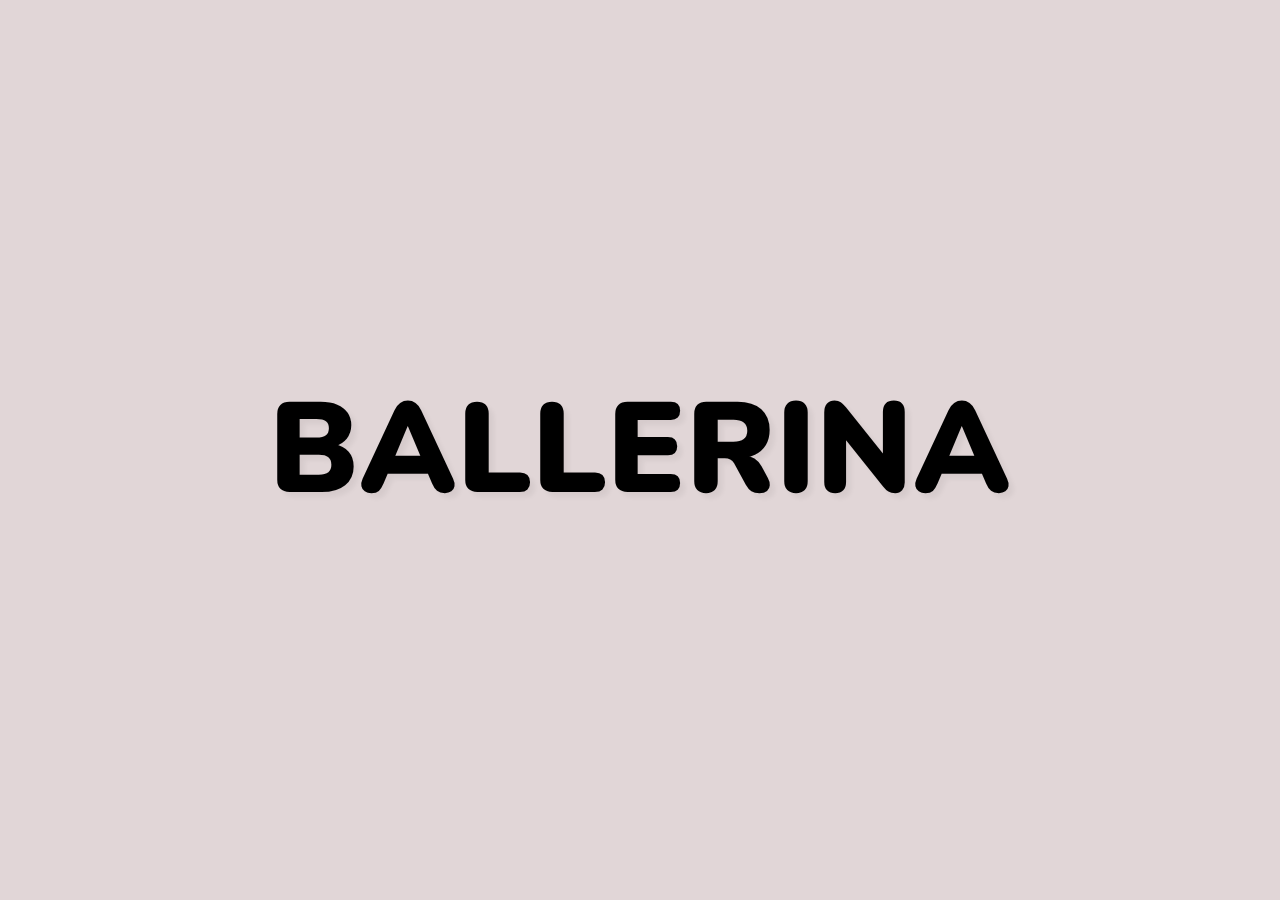
<file: whale.html>
<!DOCTYPE html>
<html lang="en">
  <head>
    <meta charset="UTF-8" />
    <title>svg scroll animation</title>
    <link rel="stylesheet" type="text/css" href="reset.css" />
    <link rel="stylesheet" type="text/css" href="css/splitting.css" />
    <link rel="stylesheet" type="text/css" href="css/whale.css" />
    <link rel="preconnect" href="https://fonts.googleapis.com" />
    <link rel="preconnect" href="https://fonts.gstatic.com" crossorigin />
    <link href="https://fonts.googleapis.com/css2?family=Nunito:wght@900&display=swap" rel="stylesheet" />
    <script src="js/jquery-3.6.0.min.js"></script>
    <script src="js/greensock/gsap.min.js"></script>
    <script src="js/greensock/ScrollTrigger.min.js"></script>
    <script src="js/splitting.min.js"></script>
  </head>
  <body>
    <div id="mainVisual">
      <svg xmlns="http://www.w3.org/2000/svg" xmlns:xlink="http://www.w3.org/1999/xlink" viewBox="0 0 421.11 569.47">
        <defs>
          <style>
            .cls-1 {
              fill: none;
            }
            .cls-2 {
              fill: #ffeb94;
            }
            .cls-3 {
              fill: #f69e6e;
            }
            .cls-4 {
              clip-path: url(#clip-path);
            }
            .cls-5 {
              fill: #ffe39f;
            }
            .cls-6 {
              fill: #f6c684;
            }
          </style>
          <clipPath id="clip-path" transform="translate(-40.75 -43.43)">
            <path
              class="cls-1"
              d="M403.35,495.22c-.26-.87-.51-1.74-.74-2.62-3.92-14.87-6.6-30.16-14.66-43.53-19.77-32.81-35.61-64.25-51.32-99.34-7.44-16.62-17.82-40.34-31.6-52.68-9.35-8.38-38.37-22.36-48.17-8.78-10.05,13.92,12.79,48.7,18.85,61.59a221.87,221.87,0,0,1,15,41.91c2.2,9,3.91,18.13,5.53,27.26-16.56-18.34-30.78-39.28-51.74-52.72-25.24-16.2-55.81-22.14-82.89-34.51-6-2.75-11.64-6.46-15.71-11.78-3-3.91-4.67-8.83-6.86-13.21-4-8-11.91-14.65-19.88-6.83-10.13,9.94-7.5,24.78-6.12,37.3,1.78,16.22-.5,33-2.83,49a181.67,181.67,0,0,1-4.9,22.84c-2,7.08-5.48,13.56-8,20.41-5.4,14.38-1,29,4.48,42.69,11.28,28.42,30.65,52.85,49.48,76.6,17.52,22.11,44.46,32.27,69,44.19,11.6,5.63,22.14,13.53,34.65,17.07s25.73,3.26,38.39,1.74c25.42-3,50.67-11.5,73.82-22.31,22.25-10.38,43.13-27.35,46-53.18C414.64,521.82,407.41,508.84,403.35,495.22Z"
            />
          </clipPath>
        </defs>
        <title>6761251</title>
        <g id="OBJECTS">
          <path
            class="cls-2"
            d="M414.63,97.92a39.44,39.44,0,0,0-9.25,9.11c-3.63,4.75-17.19,35.4-.22,30.75,5.19-1.43,10.29-5.94,14-9.61C437.64,110.24,430.16,87.75,414.63,97.92Z"
            transform="translate(-40.75 -43.43)"
          />
          <path class="cls-2" d="M351.88,143.56c-12.83,2.81-27.73,42.45-9.87,37.55,10.31-2.82,23.5-16,20.12-27.32C359.58,145.31,355.83,142.69,351.88,143.56Z" transform="translate(-40.75 -43.43)" />
          <path class="cls-2" d="M435.64,174.35c-2.6-.12-5.71,1.05-9.23,4-5.39,4.51-15.47,35.44-.62,31.36C448.46,203.48,447.75,174.9,435.64,174.35Z" transform="translate(-40.75 -43.43)" />
          <path class="cls-2" d="M396.3,69.58c-9.44,2.06-24.7,18.07-20.3,28.77,6.77,16.44,35.06-3.44,30.54-18.53C404,71.35,400.25,68.72,396.3,69.58Z" transform="translate(-40.75 -43.43)" />
          <path class="cls-2" d="M372.82,214.21c-8.31,3.12-18.45,13-19.88,17.78-8.66,28.79,33.9,8.5,30.86-12.11C382.79,213,378.19,212.21,372.82,214.21Z" transform="translate(-40.75 -43.43)" />
          <path class="cls-2" d="M451.12,114.9c-9.06,2-23.32,17.49-19.43,27.53,6.7,17.31,34.16-2.3,29.67-17.3C458.82,116.66,455.08,114,451.12,114.9Z" transform="translate(-40.75 -43.43)" />
          <path class="cls-2" d="M396.4,160.87c-2.32-1.19-5.59-.39-9.63,3.94-10,10.74-.67,29.51,10.27,15.83C402,174.45,401.22,163.36,396.4,160.87Z" transform="translate(-40.75 -43.43)" />
          <path class="cls-2" d="M448.91,54.21c-5.79.17-12.52,5-14.12,11.27-5,19.53,24.48,12.41,23-2.27C457.17,56.61,453.31,54.07,448.91,54.21Z" transform="translate(-40.75 -43.43)" />
          <path
            class="cls-2"
            d="M88,370.65a39.62,39.62,0,0,0,9.24-9.11c3.63-4.75,17.19-35.4.23-30.75-5.19,1.43-10.3,5.95-14.06,9.61C65,358.33,72.44,380.82,88,370.65Z"
            transform="translate(-40.75 -43.43)"
          />
          <path class="cls-2" d="M67,294.22c2.59.12,5.7-1.05,9.22-4,5.4-4.51,15.47-35.44.62-31.36C54.15,265.1,54.85,293.67,67,294.22Z" transform="translate(-40.75 -43.43)" />
          <path class="cls-2" d="M106.31,399c9.43-2.06,24.69-18.07,20.29-28.77-6.77-16.44-35.06,3.44-30.54,18.53C98.6,397.23,102.35,399.85,106.31,399Z" transform="translate(-40.75 -43.43)" />
          <path class="cls-2" d="M129.78,254.36c8.31-3.11,18.45-13,19.88-17.78,8.66-28.79-33.89-8.5-30.85,12.11C119.82,255.54,124.42,256.36,129.78,254.36Z" transform="translate(-40.75 -43.43)" />
          <path class="cls-2" d="M51.48,353.68c9.06-2,23.32-17.5,19.43-27.54-6.7-17.31-34.15,2.3-29.67,17.3C43.78,351.91,47.53,354.53,51.48,353.68Z" transform="translate(-40.75 -43.43)" />
          <path class="cls-2" d="M106.2,307.7c2.33,1.19,5.6.39,9.63-3.94,10-10.74.67-29.51-10.26-15.83C100.63,294.12,101.38,305.21,106.2,307.7Z" transform="translate(-40.75 -43.43)" />
          <path class="cls-2" d="M53.69,414.37c5.79-.18,12.53-5,14.12-11.28,5-19.53-24.48-12.41-23,2.28C45.44,412,49.29,414.5,53.69,414.37Z" transform="translate(-40.75 -43.43)" />
          <path
            class="cls-3"
            d="M403.35,495.22c-.26-.87-.51-1.74-.74-2.62-3.92-14.87-6.6-30.16-14.66-43.53-19.77-32.81-35.61-64.25-51.32-99.34-7.44-16.62-17.82-40.34-31.6-52.68-9.35-8.38-38.37-22.36-48.17-8.78-10.05,13.92,12.79,48.7,18.85,61.59a221.87,221.87,0,0,1,15,41.91c2.2,9,3.91,18.13,5.53,27.26-16.56-18.34-30.78-39.28-51.74-52.72-25.24-16.2-55.81-22.14-82.89-34.51-6-2.75-11.64-6.46-15.71-11.78-3-3.91-4.67-8.83-6.86-13.21-4-8-11.91-14.65-19.88-6.83-10.13,9.94-7.5,24.78-6.12,37.3,1.78,16.22-.5,33-2.83,49a181.67,181.67,0,0,1-4.9,22.84c-2,7.08-5.48,13.56-8,20.41-5.4,14.38-1,29,4.48,42.69,11.28,28.42,30.65,52.85,49.48,76.6,17.52,22.11,44.46,32.27,69,44.19,11.6,5.63,22.14,13.53,34.65,17.07s25.73,3.26,38.39,1.74c25.42-3,50.67-11.5,73.82-22.31,22.25-10.38,43.13-27.35,46-53.18C414.64,521.82,407.41,508.84,403.35,495.22Z"
            transform="translate(-40.75 -43.43)"
          />
          <g class="cls-4">
            <path
              class="cls-5"
              d="M229.4,340.93c-13.22,5.05-27.48,7.28-40.05,14-5.62,3-11,6.93-13.55,13-2,5-1.44,10.5-.15,15.58,1.44,5.67,3.68,11.11,5.33,16.72,1.2,4.11,2.46,8.2,3.71,12.3,1.56,5.08,3.2,10.14,5.16,15.08A60.23,60.23,0,0,0,196.7,441c2.63,3.58,6.09,6.58,10.55,7.52,5.58,1.18,11.48.14,17-1,2.79-.57,5.56-1.24,8.34-1.86,1.19-.26,2.38-.52,3.58-.74.51-.1,1-.18,1.54-.26l.15,0,.57-.08c.27-.06.54-.18.81-.26,4.47-1.38,9.1-2.23,13.65-3.29,9.61-2.26,20.92-4.89,26.92-13.44,3.19-4.55,3-10.52,2-15.73-1.21-6.1-3.72-11.89-6.14-17.58-1.06-2.5-2.15-5-3.12-7.52s-1.7-5.15-2.45-7.75c-1.72-6-3.36-12.07-5.62-17.91-2.17-5.6-4.86-11.6-9.69-15.41-5-4-11.41-5.15-17.67-4.57a52.77,52.77,0,0,0-9.87,2c-2.8.83-2.09,4.7.67,4.91l-.39,0L226,346.85l0,.06-.26-1.93,0,.08.64-1.1c-.24.29.38-.23.09,0-.14.1-.29.18-.43.27l-.53.28c-2.87,1.46-.35,5.77,2.52,4.32a5.63,5.63,0,0,0,2.08-1.55c1.43-1.94-.1-4-2.24-4.21l.66,4.91c5.59-1.65,11.76-2.79,17.5-1.18,5.33,1.49,8.68,5.49,11.14,10.24,5.25,10.14,6.72,21.62,10.91,32.14,2.1,5.28,4.52,10.42,6.45,15.76,1.73,4.8,3.47,10.29,2.82,15.31-.54,4.1-3.16,7.12-6.49,9.21-4.07,2.56-8.58,4-13.23,5.28-4.85,1.34-9.78,2.34-14.68,3.5-1.91.45-3.79.95-5.66,1.52.66-.2-.44.1-.68.13l-.61.09-1.44.26c-1.26.24-2.52.51-3.77.79-5.19,1.17-10.39,2.54-15.71,2.95a22.88,22.88,0,0,1-6.91-.3,8,8,0,0,1-2.57-1c-.39-.23-.76-.47-1.14-.71l-.5-.34c-.22-.17-.22-.16,0,0l-.33-.27a20.29,20.29,0,0,1-1.73-1.74,16.2,16.2,0,0,1-1.71-2.27,47.61,47.61,0,0,1-3.31-5.92,113.62,113.62,0,0,1-5.36-13.78c-3-9-5.42-18.09-8.47-27-1.62-4.75-3.44-9.76-3.6-14.65A14.84,14.84,0,0,1,185,363.74c4.84-4.17,11.19-6.82,17.15-8.95,6.31-2.26,12.8-4,19.21-5.89,3.14-1,6.27-2,9.34-3.15a2.58,2.58,0,0,0,1.75-3.08,2.52,2.52,0,0,0-3.08-1.74Z"
              transform="translate(-40.75 -43.43)"
            />
            <path
              class="cls-5"
              d="M397.23,436.08c-5.58-7.28-9.7-15.63-16-22.41-3-3.31-6.82-6.72-11.39-7.58-4.14-.79-8.09.48-11.67,2.55-3.87,2.23-7.36,5.1-11.13,7.51-2.48,1.58-4.92,3.25-7.36,4.88-5.83,3.91-12.17,8.09-16.29,13.89a12.4,12.4,0,0,0-2.36,8.58c.48,3.93,2.29,7.59,4.15,11,3.12,5.77,6.4,11.43,9.66,17.12,3.42,5.95,7.49,13.1,14.41,15.37,7.63,2.51,15.25-3.93,20.7-8.4a98.13,98.13,0,0,1,8.72-6.71c3.6-2.34,7.28-4.57,10.73-7.13s6.91-5.31,8.92-9.07a16.69,16.69,0,0,0,.52-13.76,34.47,34.47,0,0,0-3.53-6.89A2.51,2.51,0,0,0,390.8,437l0,.15.25-1.93,0,.07,2.16-1.24h-.07l1.26.34c-.26-.13.34.37-.08-.06l-.27-.27c-2.22-2.34-5.75,1.2-3.53,3.54a3.82,3.82,0,0,0,2.69,1.45,2.45,2.45,0,0,0,2.16-1.24,3.31,3.31,0,0,0,.26-2.14l-4.57,1.92c2.3,3.55,4.37,7.61,4.07,12-.26,3.8-3,6.63-5.74,9-5.76,5-12.71,8.24-18.6,13-2.8,2.27-5.5,4.66-8.43,6.76-2.58,1.84-5.73,3.9-8.81,4.24A8.31,8.31,0,0,1,347,480a35.11,35.11,0,0,1-5.88-7.61c-1.74-2.82-3.31-5.75-5-8.63-.64-1.12-1.39-2.18-2-3.29s-1.28-2.55-2-3.79a84.38,84.38,0,0,1-4.91-9.37c-.28-.71-.53-1.42-.75-2.15-.11-.39-.22-.79-.31-1.19a8.43,8.43,0,0,1-.16-.91,6.31,6.31,0,0,1,.44-3.38,2.74,2.74,0,0,1,.15-.4c-.05.1-.21.41,0,0,.12-.24.24-.48.38-.71s.33-.55.52-.82.56-.79.45-.64a28.41,28.41,0,0,1,3.05-3.25,71.18,71.18,0,0,1,7.78-6.17c5.32-3.75,10.88-7.14,16.19-10.92,2.94-2.1,6-4.51,9.53-5.55s6.77.15,9.56,2.49c6.49,5.44,10.62,12.94,15.25,19.88,1.14,1.7,2.31,3.38,3.55,5a2.58,2.58,0,0,0,3.42.9,2.51,2.51,0,0,0,.9-3.42Z"
              transform="translate(-40.75 -43.43)"
            />
            <path
              class="cls-5"
              d="M313,539.9c6-7.09,13.44-12.94,18.77-20.65,2.46-3.56,4.71-7.67,4.74-12.1,0-3.78-1.69-7.1-4-10s-5.48-5.49-8.29-8.13c-2.28-2.14-4.49-4.37-6.72-6.56-5.11-5-10.43-10.43-16.79-13.87a14.6,14.6,0,0,0-9-2c-3.81.53-7.11,2.95-10,5.27-5.68,4.5-10.28,9-15.66,13.76a70.9,70.9,0,0,0-8.4,8.4,24.94,24.94,0,0,0-3.1,4.65,16.39,16.39,0,0,0-1,2.54,9.09,9.09,0,0,0-.25,1c-.12.63-.15,1.1-.19,1.37-.94,7.9,6.58,13.93,12.07,18.31a105.26,105.26,0,0,1,8.5,7.14c3.17,3.13,6.22,6.39,9.56,9.34s7,5.93,11.37,7c4.63,1.13,9.35-.2,13.27-2.75a36,36,0,0,0,5.75-4.78c1.63-1.64,0-5.16-2.43-4.17l-.14,0h1.25l1.75,1.75,0-.08v1.33c-.18.73.09-.12.28-.39a2.5,2.5,0,1,0-4.32-2.52,3.69,3.69,0,0,0-.76,3,2.43,2.43,0,0,0,1.74,1.75,2.56,2.56,0,0,0,1.55,0L310,534.33c-2.87,2.89-6.4,5.81-10.58,6.41-3.81.54-7.16-1.45-10.08-3.67-6.17-4.67-10.92-10.91-17-15.72-2.86-2.27-5.79-4.47-8.47-7-2.26-2.09-4.78-4.7-5.65-7.46a5.52,5.52,0,0,1-.33-1.62,7.9,7.9,0,0,1,0-1.09,6.65,6.65,0,0,0,.11-.78,10.62,10.62,0,0,1,1.59-3.81,39.81,39.81,0,0,1,6.91-7.81c2.48-2.31,5.09-4.48,7.57-6.8.49-.46,1-.92,1.46-1.43,0-.05.31-.38,0-.08.11-.11.27-.2.39-.3.37-.3.76-.58,1.13-.88,1.27-1,2.48-2.14,3.71-3.23a47,47,0,0,1,8.39-6.42,11.46,11.46,0,0,1,1.86-.84c.31-.1.62-.18.93-.26.05,0,.6-.12.33-.08s.39,0,.45,0a8.52,8.52,0,0,1,1,0c.13,0,.76,0,.49,0s.5.1.62.13c.34.08.67.18,1,.29a16.61,16.61,0,0,1,3.44,1.71,40.92,40.92,0,0,1,3.78,2.61,101.39,101.39,0,0,1,7.86,6.93c4.6,4.39,9.11,8.86,13.76,13.2,2.36,2.2,4.77,4.45,6.05,7.42a8.77,8.77,0,0,1,.65,3.79,12.43,12.43,0,0,1-1.44,4.81c-3.87,7.59-10.45,13.27-16.31,19.29-1.47,1.51-2.91,3.06-4.28,4.67a2.55,2.55,0,0,0,0,3.53,2.51,2.51,0,0,0,3.53,0Z"
              transform="translate(-40.75 -43.43)"
            />
            <path
              class="cls-5"
              d="M89.46,370c5.76,0,11.49-.53,17.25-.57a60.08,60.08,0,0,1,8.26.43l.64.1.89.16c.63.12,1.26.26,1.88.42s1.21.34,1.81.54l.81.29.46.18c-.32-.13.06,0,.18.09a14.36,14.36,0,0,1,5.56,4.17A12.94,12.94,0,0,1,128,377a20.15,20.15,0,0,1,1,1.88,19.83,19.83,0,0,1,1.34,3.9,33,33,0,0,1,.84,7c.11,2.44.11,4.9,0,7.35A95.3,95.3,0,0,1,129.49,413a74.62,74.62,0,0,1-2.08,8.07,42.54,42.54,0,0,1-2.77,6.86,33.22,33.22,0,0,1-1.89,3.28c-.3.47-.61.92-.93,1.36-.07.1-.51.66-.25.33-.21.27-.43.53-.65.79a20.83,20.83,0,0,1-2.44,2.44c-.09.08-.61.5-.43.36l-.44.32c-.47.32-1,.63-1.45.91s-.89.47-1.34.68h0l-.4.16-.82.28c-.52.16-1,.29-1.59.4l-.77.14c.51-.08-.3,0-.46.05a19.68,19.68,0,0,1-3.68-.06l-1.29-.16c-.37,0,.44.06.06,0l-.42-.06-.89-.13a165,165,0,0,1-17.33-3.62c-3-.8-6-1.68-8.91-2.74a29.55,29.55,0,0,1-6.38-3c-.19-.12-.37-.26-.55-.38-.53-.34.18.18-.13-.09a8.24,8.24,0,0,1-.9-.87,2.53,2.53,0,0,0-3.54,0,2.55,2.55,0,0,0,0,3.53,16.3,16.3,0,0,0,5.52,3.7,69.31,69.31,0,0,0,8.73,3.25,157.55,157.55,0,0,0,19,4.47c5,.88,10.17,1.89,15.12.27s8.8-5.2,11.67-9.46a50.13,50.13,0,0,0,6.48-15.37A96.66,96.66,0,0,0,136.07,401c.75-10.72,1.16-24.31-8.29-31.51-4.54-3.46-10.34-4.58-15.91-4.94-6-.38-12,.13-18,.35-1.46.06-2.93.09-4.4.09-3.22,0-3.22,5,0,5Z"
              transform="translate(-40.75 -43.43)"
            />
            <path
              class="cls-5"
              d="M158,298.73c-4.77,3.79-10,7-14.45,11.18-3.05,2.86-7,4.81-9.62,8.1a8.53,8.53,0,0,0-1.61,8.67c1.48,4,4.35,7.22,6.51,10.84,4.37,7.31,10.24,15.87,18.73,18.66a12,12,0,0,0,6.34.51,15.2,15.2,0,0,0,4.28-2,51.34,51.34,0,0,0,8.74-7.45c3.31-3.38,6.4-7,9.46-10.58,2.29-2.71,4.51-5.52,7-8,2.27-2.29-1.27-5.82-3.54-3.54-4.69,4.73-8.68,10.16-13.15,15.09a85.25,85.25,0,0,1-8.17,8.07,24.61,24.61,0,0,1-3.69,2.61c-.26.15-.52.3-.79.43l-.48.23c-.38.18.54-.19-.07,0a3,3,0,0,1-1.78.32c-3.38-.05-6.67-2.27-9.26-4.71a50.59,50.59,0,0,1-7.76-9.67c-1-1.62-1.93-3.35-3-4.9a60.15,60.15,0,0,1-3.56-5.37c-.2-.35-.4-.7-.58-1.07l-.21-.45c-.33-.69.08.25-.07-.15s-.23-.61-.32-.92-.22-1.16-.14-.48a7.14,7.14,0,0,1,0-.8,3.25,3.25,0,0,1,0-.44c0,.08-.13.57,0,.16.07-.23.13-.45.2-.67-.19.61.15-.28.27-.47s.17-.27.26-.41c.29-.43-.27.3.12-.15.24-.29.5-.58.76-.85a26.06,26.06,0,0,1,2-1.8c2-1.63,4.24-3,6.11-4.69,4.69-4.35,10.07-7.8,15.07-11.77a2.52,2.52,0,0,0,0-3.54,2.56,2.56,0,0,0-3.53,0Z"
              transform="translate(-40.75 -43.43)"
            />
            <path
              class="cls-5"
              d="M113.84,530.74c2.32-10.83,4.86-21.7,9-32a71.22,71.22,0,0,1,7-13.59,37,37,0,0,1,4.36-5.39,27.87,27.87,0,0,1,5.05-4.23,26.82,26.82,0,0,1,3-1.72,18.6,18.6,0,0,1,2.8-1.1,26.41,26.41,0,0,1,3.4-.85,13.41,13.41,0,0,1,1.38-.2c.66-.07,1.33-.12,2-.14,5.92-.22,11.36,1.4,16.93,3.57,10.1,3.94,23.76,6.66,27.51,18.17a43,43,0,0,1,1.65,11.11,115.66,115.66,0,0,1-.13,12.49c-.47,8.36-1.51,16.67-1.93,25-.09,1.93-.15,3.86-.15,5.79,0,3.22,5,3.22,5,0,0-17.12,4.12-34.26,1.38-51.35a24.44,24.44,0,0,0-10-16.47c-5.12-3.7-11.31-5.71-17.19-7.82-3.1-1.11-6.13-2.43-9.26-3.43a46.26,46.26,0,0,0-9.45-1.95,31,31,0,0,0-15.78,2.53c-9.58,4.31-15.89,13.64-20.15,22.88-4.89,10.62-7.83,22-10.35,33.39-.3,1.33-.58,2.65-.87,4-.67,3.14,4.15,4.48,4.82,1.33Z"
              transform="translate(-40.75 -43.43)"
            />
            <path
              class="cls-5"
              d="M314.65,281.52c-7.82-.74-16.39.9-21.8,7-5.1,5.78-6.24,13.61-5.15,21a49.67,49.67,0,0,0,4,12.57,79,79,0,0,0,6.51,12.51A30.45,30.45,0,0,0,307.4,344a19.24,19.24,0,0,0,13,2.61c11.81-1.8,21.64-9.66,33.35-11.86a2.52,2.52,0,0,0,1.74-3.07,2.55,2.55,0,0,0-3.07-1.75c-9.79,1.84-18.22,7.52-27.63,10.5a27.42,27.42,0,0,1-6.86,1.5,14.44,14.44,0,0,1-5.2-.88c-3.42-1.19-6.28-3.8-8.55-6.63a53.85,53.85,0,0,1-6.28-10.63,68.26,68.26,0,0,1-4.6-11.66,29,29,0,0,1-.91-10.3,19,19,0,0,1,2.69-8,14.46,14.46,0,0,1,3.13-3.53,13.18,13.18,0,0,1,1.85-1.28,22.6,22.6,0,0,1,2.1-1.08,25.81,25.81,0,0,1,12.48-1.41,2.52,2.52,0,0,0,2.5-2.5,2.55,2.55,0,0,0-2.5-2.5Z"
              transform="translate(-40.75 -43.43)"
            />
          </g>
          <path class="cls-6" d="M232.13,182.16c-20.4,4.28-29.33-12.59-21.75-30.64,4.24-10.08,26.74-6.18,32.63.9C252,163.17,244.9,179.49,232.13,182.16Z" transform="translate(-40.75 -43.43)" />
          <path class="cls-6" d="M286.85,179.17c-2.52,10-28.31-.44-28.12-1.86,1.7-13.23,28.43-10.4,28.31.26A6.62,6.62,0,0,1,286.85,179.17Z" transform="translate(-40.75 -43.43)" />
          <path
            class="cls-6"
            d="M308.21,170.22a8.16,8.16,0,0,1,3.13-.56c12.32.33,12.32,20.19,5.69,27-5.36,5.5-16.35,6.76-20.3-.88C293.05,188.62,300,173.34,308.21,170.22Z"
            transform="translate(-40.75 -43.43)"
          />
          <path
            d="M234.71,118.59a48.73,48.73,0,0,1,19.83-4.28c7.07-.1,14.48,1.18,20.54,5a22.69,22.69,0,0,1,8,8.61l.3-.74c-6.71,1.45-12.66-2.91-17.9-6.49-2.45-1.68-5.05-3.67-7.9-4.64a24.21,24.21,0,0,0-11.06-.81c-4.64.61-9.14,2-13.67,3.15a.51.51,0,0,0,.13,1c12.28,0,26.25-1.08,37.1,5.79l-.18-.69c-2.44,4.93-4.19,10.18-6.89,15a7.1,7.1,0,0,1-1.66,2.37,5.68,5.68,0,0,1-3.23.5,34.68,34.68,0,0,1-9.79-2.15A40.43,40.43,0,0,1,239.1,136a.5.5,0,0,0-.68.68c6.33,9.26,20.44,7.69,29.86,5.36l-.57-.73c-2.44,4.42-7.51,4.31-11.8,3A44.63,44.63,0,0,1,242.15,137a33.81,33.81,0,0,1-5.14-4.56.5.5,0,0,0-.84.48c3,10.66,16.57,16.87,26.37,11.29a.5.5,0,0,0-.51-.87c-9.24,5.27-22.11-.65-24.89-10.68l-.84.48a44.7,44.7,0,0,0,11.82,8.93c4.31,2.38,9.7,4.85,14.76,3.93a8.07,8.07,0,0,0,5.7-4.17.5.5,0,0,0-.57-.73,49.48,49.48,0,0,1-15.13,1.57c-5.16-.35-10.54-2-13.6-6.47l-.68.68a39.26,39.26,0,0,0,8.26,3.84,42.1,42.1,0,0,0,10.24,2.55c2.15.2,4.42.21,5.77-1.68a44.89,44.89,0,0,0,4.09-7.95c1.29-2.87,2.42-5.83,3.81-8.65a.52.52,0,0,0-.18-.69c-11-7-25.14-5.93-37.6-5.92l.14,1c7.71-1.94,16.64-5.34,24.5-2.23,2.92,1.15,5.55,3.19,8.12,4.94A49.59,49.59,0,0,0,274,127a15.77,15.77,0,0,0,9.64,1.18.51.51,0,0,0,.29-.74c-7.22-13.62-25.08-15.74-38.77-13.16a45.76,45.76,0,0,0-11,3.46c-.59.28-.08,1.14.5.87Z"
            transform="translate(-40.75 -43.43)"
          />
          <path
            d="M326.11,144.38c-1-5.52-4.8-9.69-10.44-10.57a20,20,0,0,0-15.11,4.31.51.51,0,0,0,.22.84c4.17.91,8.42,1.29,12.61,2.09a31.7,31.7,0,0,1,12,5c.45.3.88-.28.68-.69-2.75-5.83-9.09-8.44-15.26-8.48a.5.5,0,0,0-.48.36c-.6,3.7-.84,7.45-1.41,11.15-.55,3.51-1.3,7.26-3.48,10.15l.68-.17a97,97,0,0,0-10.44-5.5.51.51,0,0,0-.73.57c1.35,4.42,6.07,6.56,10.23,7.56,4.45,1.07,9.59,1.35,14-.07l-.48-.84c-5.24,5.11-14.62,5.36-19-1l-.69.69c4.81,2.63,9.77,3.83,15.22,2.79l-.39-.91a8.19,8.19,0,0,1-8.25.46,55.12,55.12,0,0,1-6.62-4.3c-.54-.36-1,.5-.5.86,2.5,1.68,4.88,3.7,7.72,4.78a9,9,0,0,0,8.16-.94.5.5,0,0,0-.39-.91c-5.17,1-9.88-.2-14.44-2.7-.41-.22-1,.26-.69.69,4.74,6.89,14.84,6.78,20.56,1.2a.5.5,0,0,0-.48-.84,25.44,25.44,0,0,1-12.91.2c-3.95-.86-8.8-2.73-10.1-7l-.73.57a97.91,97.91,0,0,1,10.44,5.49.51.51,0,0,0,.68-.18c2.16-2.86,3-6.56,3.52-10,.62-3.82.85-7.69,1.47-11.51l-.48.37c5.85,0,11.79,2.46,14.4,8l.68-.69a32.33,32.33,0,0,0-11.9-5c-4.29-.86-8.65-1.22-12.93-2.16l.22.84a18.86,18.86,0,0,1,14.13-4.06c5.33.81,8.79,4.68,9.75,9.88.11.63,1.08.36,1-.27Z"
            transform="translate(-40.75 -43.43)"
          />
          <path
            d="M300.56,138.12a69.19,69.19,0,0,1-6.31,6,46.33,46.33,0,0,0-6.32,6c-3.14,4.06-4,9.69-4.15,14.67-.1,4.34.62,8.81.1,13.13a7.39,7.39,0,0,1-2.21,4.89,6,6,0,0,1-6,.91c-1.74-.8-2.93-2.47-4.26-3.79a8.12,8.12,0,0,0-4.85-2.61.5.5,0,0,0-.48.63,3.29,3.29,0,0,0,1.73,2.24c1,.5,2.19.59,3.08,1.4.48.43,1.18-.27.71-.71a8.92,8.92,0,0,0-4.68-2,17.08,17.08,0,0,1-2.72-.65,7.65,7.65,0,0,1-2.85-2.05c-1.16-1.17-2.14-2.83-1.63-4.53.56-1.9,2.61-2.48,4.39-2.52a.5.5,0,0,0,0-1c-1.84,0-3.83.56-4.88,2.2a4.64,4.64,0,0,0-.08,4.55,9.13,9.13,0,0,0,4.62,4.26c2.38.9,5.16.64,7.12,2.48l.71-.71c-1.46-1.33-4-1.05-4.56-3.19l-.48.63c3.87.46,5.34,4.7,8.61,6.26A6.79,6.79,0,0,0,284,181.4c1.55-3.34,1-7.37.86-10.93-.18-5.69-.25-11.58,2.26-16.84,1.52-3.19,4.08-5.45,6.69-7.75a84.37,84.37,0,0,0,7.47-7c.42-.48-.28-1.19-.71-.71Z"
            transform="translate(-40.75 -43.43)"
          />
          <path
            d="M275.22,183.81c-2.43,4.29-4.4,9-4.46,14l1-.13c-1.3-3.62-6.76-4.28-10-4.72-5.48-.75-11-.77-16.54-1a35,35,0,0,1-6.79-.66.5.5,0,0,0-.27,1,185,185,0,0,0,23.14,4.11A27.81,27.81,0,0,1,271,199.2c2.71,1.45,5.24,3.2,7.9,4.74,2.4,1.38,5.44,3.14,8.28,3.14a.5.5,0,0,0,.44-.75c-3.72-6-11.39-8.88-17.88-10.67a.51.51,0,0,0-.61.62,9.26,9.26,0,0,0,6.42,7.05c3.37,1.15,7,1.18,10.4,2.08l-.36-.48c-1,7.43-9,9.63-15.44,9.38-8.33-.33-16.1-4.34-22-10.13a44.67,44.67,0,0,1-8.36-11.58.5.5,0,0,0-.91.38c2.4,6.79,8.27,12.2,14.21,16,6.24,4,14.05,6.94,21.54,5.64a16.5,16.5,0,0,0,10.12-6,.5.5,0,0,0-.1-.78,23.21,23.21,0,0,0-7.77-2.5c-3.05-.58-6.16-1-9.15-1.86-2.78-.81-5.5-1.8-8.3-2.54-3-.79-6.05-1.56-9-2.61A24.55,24.55,0,0,1,241.4,193a.5.5,0,0,0-.7.71,39.39,39.39,0,0,0,19.74,10.93c7.49,1.75,15.25,1.85,22.9,1.85a.5.5,0,0,0,0-1c-7.44,0-15-.09-22.27-1.73A38.57,38.57,0,0,1,241.4,193l-.7.71c4.35,4.26,10.48,6,16.21,7.51,2.87.77,5.77,1.45,8.57,2.45a53.89,53.89,0,0,0,9,2.16c3.26.58,6.84,1,9.73,2.79l-.11-.79c-10.08,12.61-29.19,3.2-38.11-6a26.06,26.06,0,0,1-6.09-9.18l-.91.38c4.14,8.2,10.78,15.45,19.22,19.29,6.62,3,15.18,4.34,22,1.14a10.89,10.89,0,0,0,6.4-8.6.51.51,0,0,0-.37-.48c-6-1.59-14.48-.75-16.13-8.44l-.61.62c6.22,1.71,13.7,4.43,17.27,10.2l.43-.75c-2.66,0-5.53-1.71-7.78-3-2.6-1.5-5.08-3.22-7.74-4.64a24.34,24.34,0,0,0-8.32-2.82c-3.94-.52-7.88-1-11.81-1.66a132.59,132.59,0,0,1-13.09-2.68l-.27,1c4.08,1,8.54.75,12.7.91,5.09.19,10.44.27,15.37,1.72,1.66.48,3.89,1.27,4.53,3.06a.51.51,0,0,0,1-.13c.06-4.82,2-9.34,4.32-13.48a.5.5,0,0,0-.86-.5Z"
            transform="translate(-40.75 -43.43)"
          />
          <path
            d="M326.11,143.29a11.78,11.78,0,0,1,.31-5c.45-2.26,1-4.49,1.61-6.72,1.12-4.4,2.13-8.63,2-13.2-.5-12.3-7-23.51-13.92-33.31a34.73,34.73,0,0,0-9.57-9.57,28.66,28.66,0,0,0-11.24-3.89,61.5,61.5,0,0,0-6.64-.56c-2.71-.11-5.46.07-8.15-.19-3.42-.32-6.71-1.44-10.11-1.93a19.71,19.71,0,0,0-8.09.49c-5.28,1.42-9.95,4.11-14.68,6.73a85.64,85.64,0,0,0-27.59,24,51.32,51.32,0,0,0-4.46,6.86c-.81,1.57-1.57,3.17-2.35,4.75A55.68,55.68,0,0,1,207,122.25c-1.87,2.31-4.72,5-7.93,3.68-4.15-1.67-5.64-6.83-8.62-9.83a4.13,4.13,0,0,0-3.55-1.53c-1.78.3-3.12,2-4.14,3.34-6.21,8.31-7,19.06-6.79,29.12.17,7.53,1.45,17.51,9.11,21.2,2.32,1.11,5.1,1,7.62,1a.5.5,0,0,0,0-1c-2.72,0-5.54.14-8-1.27a12.41,12.41,0,0,1-4.2-4.17c-2.19-3.51-3-7.76-3.36-11.82a83.76,83.76,0,0,1,0-12c.29-5.5,1.15-11.23,3.71-16.18,1.19-2.29,2.78-5.12,4.94-6.64,1.47-1,2.77-.52,4,.66,2.92,3,4.3,7.37,8,9.57,6.28,3.75,11.4-4.92,13.88-9.39,1.74-3.13,3.21-6.4,4.86-9.58a64.94,64.94,0,0,1,10.56-14.07,85.78,85.78,0,0,1,13.91-12c2.42-1.66,4.95-3.06,7.48-4.52,2.23-1.28,4.42-2.56,6.75-3.65a41.92,41.92,0,0,1,8-3,20.32,20.32,0,0,1,9.08.08,61.89,61.89,0,0,0,9,1.64c2.52.12,5.06,0,7.59.13a41.78,41.78,0,0,1,12.41,2,26.21,26.21,0,0,1,10.19,6.94,76,76,0,0,1,9.58,13.72,59,59,0,0,1,7,16.8,34.46,34.46,0,0,1,.12,15.09c-.94,4.25-2.3,8.42-3,12.73a10.36,10.36,0,0,0-.07,4.15.5.5,0,0,0,1-.26Z"
            transform="translate(-40.75 -43.43)"
          />
          <path
            d="M190.52,169.18a6.11,6.11,0,0,0,5.62-5.24,4.5,4.5,0,0,0-.81-3.61,5.44,5.44,0,0,0-1.6-1.08,8.11,8.11,0,0,1-2-1.63c-2.11-2.14-4.73-3.56-6.32-6.2-1.92-3.17-2.15-7.5-2-11.14.09-3.24.86-6.78,3.5-8.95.51-.42,1.6-1.2,2.22-.57.79.81,0,2.84-.28,3.69-.56,1.61-1.53,2.3-2.83,3.3a5,5,0,0,0-1.93,2.37c-.8,2.61,1.1,4.5,3,5.86a4.88,4.88,0,0,1,2.08,3.71c.22,1.45.26,2.92.48,4.37a10.84,10.84,0,0,0,5.55,7.91.5.5,0,0,0,.51-.86,10.14,10.14,0,0,1-5.2-8.14c-.25-2.26-.06-5.25-1.8-7-.83-.82-1.95-1.3-2.75-2.16a3.36,3.36,0,0,1-.38-4.38c.82-1,2-1.53,2.92-2.42a7.4,7.4,0,0,0,1.68-3.64c.32-1.42.39-3.9-1.66-3.87s-3.79,2.46-4.66,4.09c-1.57,2.94-1.63,6.54-1.39,9.79.25,3.48.77,6.9,2.94,9.73a18.81,18.81,0,0,0,3.41,3.26c.65.51,1.3,1,1.9,1.6a16.24,16.24,0,0,0,1.68,1.64,9.86,9.86,0,0,1,2.21,1.4,3.87,3.87,0,0,1,.43,3.27,5.05,5.05,0,0,1-4.53,3.87c-.64,0-.64,1,0,1Z"
            transform="translate(-40.75 -43.43)"
          />
          <path
            d="M195,163.32c.58,3.54-3.06,6.56-4.34,9.57-1.48,3.48-.91,7.88-.26,11.49a51.87,51.87,0,0,0,10.33,22.38c2.54,3.34,5.31,6.5,8.1,9.64s5.45,6.22,8.45,9.07a72.11,72.11,0,0,0,19,13.14c7,3.28,14.92,5.84,22.7,5.95a41.8,41.8,0,0,0,21.57-6.07,62.5,62.5,0,0,0,17.46-15.58c2.5-3.22,4.66-6.7,7-10,2.69-3.81,5.43-7.57,8-11.47,4.72-7.2,8.94-14.88,9.28-23.67.15-4-.29-8-.46-12a55.39,55.39,0,0,1,1.14-13.83c.46-2.25,1-4.48,1.56-6.71a.5.5,0,0,0-1-.27,99.79,99.79,0,0,0-2.57,12.9A72.63,72.63,0,0,0,321,170.6a49.14,49.14,0,0,1-.27,11.5A40.19,40.19,0,0,1,316,194.42c-4.31,7.8-9.88,14.79-14.84,22.17A71,71,0,0,1,285.38,234a45.9,45.9,0,0,1-20.58,9.17c-7.9,1.19-15.88-.62-23.27-3.4a68.28,68.28,0,0,1-20-11.79c-6.07-5.11-11.3-11.25-16.42-17.3-5.44-6.43-10.27-13.39-12.63-21.57a36.49,36.49,0,0,1-1.68-12.27,11.35,11.35,0,0,1,1.69-5.37,51.74,51.74,0,0,0,2.74-4.43,6.63,6.63,0,0,0,.69-4c-.11-.64-1.07-.37-1,.26Z"
            transform="translate(-40.75 -43.43)"
          />
          <path
            d="M189.47,177.47a114.5,114.5,0,0,1-7.05,43,79.69,79.69,0,0,1-10,19.24c-4.05,5.56-8.92,10.46-13.68,15.41a109.08,109.08,0,0,0-13.55,16.25,98,98,0,0,0-9.42,19.34c-1.26,3.46-2.46,7-3.38,10.57-.46,1.78-.88,3.57-1.39,5.34-.31,1.07-1.26,2.81-.59,3.81,2.78,4.11,7.19,7.17,11.43,9.59,9.88,5.65,21.21,9,32.34,11.13,1.18.22,2.35.42,3.53.61l.27-1a46.59,46.59,0,0,1-11.62-3.65c-4-1.69-7.81-3.62-11.7-5.45-5.42-2.56-10.8-5.22-16-8.15-1.35-.76-2.69-1.54-4-2.42-.47-.33-1.86-1.13-1.91-1.81s-1-.65-1,0c.11,1.65,2.76,2.94,3.95,3.68,2.81,1.73,5.76,3.24,8.69,4.74,6.46,3.32,13,6.5,19.62,9.47,4.37,2,8.92,3.88,13.69,4.56.63.08.91-.87.27-1a111.71,111.71,0,0,1-31.93-9.67c-4.78-2.35-9.52-5.21-13.14-9.18-.39-.42-.76-.86-1.11-1.31-.51-.65-.66-.83-.44-1.65.48-1.73,1-3.45,1.46-5.2.9-3.51,1.89-7,3.06-10.39A101,101,0,0,1,145,273.66a98.84,98.84,0,0,1,13.54-16.85,189.63,189.63,0,0,0,13.55-14.93,76.88,76.88,0,0,0,9.87-17.49,114.31,114.31,0,0,0,8.58-41.86c0-1.69,0-3.37,0-5.06,0-.64-1-.64-1,0Z"
            transform="translate(-40.75 -43.43)"
          />
          <path
            d="M262,243.67a180.25,180.25,0,0,0-7.23,18c-2,5.91-4,12.12-4.42,18.37a19.47,19.47,0,0,0,.9,8.06,18.9,18.9,0,0,0,3.23,5.19,33.21,33.21,0,0,1,4,6,78.9,78.9,0,0,1,3.54,8.24c2.09,5.63,3.75,11.41,5.53,17.14.89,2.89,1.82,5.77,2.85,8.61s2.28,5.5,3.53,8.22q4.11,9,7.73,18.28c2.09,5.31,4.44,10.68,5.54,16.29s1.42,11.63,2.2,17.43c.74,5.46,1.83,11.1,4.78,15.84.34.55,1.21.05.87-.5-1.95-3.15-2.44-7.16-2.82-10.76-.48-4.62-.58-9.26-.76-13.9a96.48,96.48,0,0,0-1-12.25c-.87-5.21-3.09-10.29-5.05-15.16-2.35-5.84-5-11.55-7.63-17.25s-5.79-11.07-8.95-16.46c-4.64-7.94-9.07-15.88-12.17-24.55a110.77,110.77,0,0,1-3.29-10.64c-.78-3.12-1.6-6.52-1.24-9.75a3.81,3.81,0,0,1,1.16-2.71c1.37-1,3.69-.07,5.08.42,2.16.76,4.23,1.78,6.39,2.55a13.22,13.22,0,0,0,6.61.5c2.93-.43,5.77-1.36,8.73-1.63a13,13,0,0,1,8.42,2c2.4,1.49,4.53,3.37,6.77,5.07a17.61,17.61,0,0,0,3.24,2.1c1.13.53,2.25,1.1,3.33,1.73,4.45,2.61,7.47,6.55,10,10.94,3.27,5.52,6.22,11.22,9.28,16.85s6.25,10.81,9.71,16c3.1,4.7,6.45,9.24,9.75,13.8,6.85,9.46,13.87,19.15,18.19,30.08a57.76,57.76,0,0,1,2.45,7.69c.15.63,1.11.36,1-.26-2.73-11.42-9.17-21.59-15.81-31.11-6.94-9.94-14.45-19.5-20.58-30-3.31-5.66-6.31-11.49-9.47-17.23-2.74-5-5.42-10.34-9.58-14.35a24.43,24.43,0,0,0-5.17-3.74c-1.19-.65-2.49-1.15-3.64-1.84a36.49,36.49,0,0,1-3.68-2.73,43.6,43.6,0,0,0-6.63-4.68,13.59,13.59,0,0,0-8-1.36c-2.77.31-5.44,1.12-8.19,1.56a13.13,13.13,0,0,1-4.42.15,16.54,16.54,0,0,1-3.24-1,66.59,66.59,0,0,0-6.55-2.53c-1.4-.39-3.2-.75-4.5.12-1.88,1.27-1.8,4.25-1.66,6.22a50.62,50.62,0,0,0,2.19,10.69A111.74,111.74,0,0,0,261.58,312c3,5.79,6.46,11.35,9.7,17s6.07,11.5,8.76,17.44c2.77,6.12,5.38,12.32,7.58,18.66a44.23,44.23,0,0,1,1.95,6.76,59.55,59.55,0,0,1,.67,6.1c.33,4.73.39,9.48.64,14.22a62,62,0,0,0,1.6,12.73,16.2,16.2,0,0,0,1.78,4.35l.87-.5c-2.65-4.25-3.74-9.23-4.47-14.12-.77-5.12-1.1-10.3-1.83-15.42a52.83,52.83,0,0,0-1.4-6.93c-.79-2.76-1.88-5.45-2.9-8.14q-3.39-9-7.23-17.76c-2.46-5.66-5.14-11.15-7.09-17-1.88-5.62-3.47-11.34-5.32-17-1.75-5.3-3.62-10.84-6.51-15.65-2.25-3.75-5.78-6.5-6.7-11-1.43-7.06,1.18-14.62,3.26-21.29a168.53,168.53,0,0,1,8-20.37c.27-.58-.59-1.09-.86-.51Z"
            transform="translate(-40.75 -43.43)"
          />
          <path
            d="M159.9,284a77.77,77.77,0,0,1,57.35,13.85,71.81,71.81,0,0,1,20.63,24.41c2.9,5.42,5.4,11,8,16.59,1.36,2.85,2.75,5.67,4.24,8.45s3.25,5.52,4.81,8.32c7.1,12.71,14.14,25.48,22.44,37.45l.69-.68c-7.42-5.48-14.48-11.43-21.41-17.5-3.35-2.93-6.56-6.13-10.13-8.78a107.46,107.46,0,0,0-11.07-7.13c-3.74-2.12-7.55-4.09-11.34-6.11s-7.5-4.3-11.49-6c-7.93-3.35-16.42-5.12-24.33-8.51-9.42-4-19-7.55-28.31-11.9l-.39.91a78.92,78.92,0,0,0,13,3.12,53.93,53.93,0,0,1,13.28,4c8.29,3.89,16.29,8.29,24.32,12.67,7.7,4.2,15.55,8.1,23.16,12.48a232.7,232.7,0,0,1,21,13.47,152,152,0,0,1,21.58,18.88c.44.47,1.14-.24.7-.7-11.57-12.36-25.4-22.31-39.93-30.88-7.54-4.45-15.34-8.37-23-12.52-8.2-4.42-16.28-9.07-24.7-13.07a68.52,68.52,0,0,0-6.69-2.94,54.86,54.86,0,0,0-7.38-1.94c-5-1-10.12-1.72-15-3.5-.53-.2-.9.67-.39.91,8.16,3.83,16.54,7.1,24.89,10.48,4.09,1.67,8.13,3.33,12.34,4.69s8.18,2.51,12.2,4a89.16,89.16,0,0,1,11.9,5.73c3.78,2.06,7.6,4,11.37,6.08A127.74,127.74,0,0,1,243.37,365,116.65,116.65,0,0,1,254.16,374c7.59,6.68,15.3,13.24,23.43,19.25.4.3,1-.29.69-.68-7.58-10.93-14.11-22.52-20.58-34.11-3.17-5.69-6.57-11.22-9.44-17.07s-5.37-11.57-8.27-17.25a85.42,85.42,0,0,0-9.06-14.52,68.56,68.56,0,0,0-11.06-11,76.19,76.19,0,0,0-26.62-13.5A79.38,79.38,0,0,0,159.63,283c-.63.1-.36,1.06.27,1Z"
            transform="translate(-40.75 -43.43)"
          />
          <path
            d="M135.34,293.47c-6.18,3.37-15.35,4.15-19.1,10.87a25.17,25.17,0,0,0-2.57,9,87.07,87.07,0,0,0-.66,11.19c0,7.22.32,14.39-.11,21.61-.66,11.32-1.82,22.58-2,33.93-.14,11-4.74,21.43-9.54,31.16-3.94,8-8.8,16.34-9.11,25.47-.18,5.13,1,10.19,1.29,15.3s.37,10,1.43,14.85c1.15,5.29,3.65,10.24,5.77,15.2,2.18,5.13,4.35,10.27,6.27,15.51a111.48,111.48,0,0,1,4.54,15c.54,2.54.94,5.12,1.41,7.68.62,3.34,1.28,6.68,2.15,10,.64,2.45,1.31,5.18,2.76,7.29a3.32,3.32,0,0,0,1.64,1.39c.61.2.87-.76.26-1s-1.2-1.15-1.54-1.79a21,21,0,0,1-1.37-3.45,87.09,87.09,0,0,1-2.33-9.53c-.58-2.91-1.08-5.84-1.61-8.76a90.57,90.57,0,0,0-3-11.45c-3.26-10.11-7.66-19.82-11.8-29.6a46.1,46.1,0,0,1-3.24-15.35c-.15-2.49-.24-5-.42-7.46-.19-2.64-.6-5.23-.91-7.85a32.9,32.9,0,0,1,.81-12.84,74.45,74.45,0,0,1,5.39-13.07c4.67-9.27,9.54-18.75,11.41-29.05.94-5.16.71-10.36.94-15.57.24-5.47.69-10.93,1.12-16.39.39-5,.8-10.1,1-15.15.09-3,0-6.08-.09-9.11-.15-7.25-.45-14.83,1.3-21.93.71-2.89,1.85-5.64,4.18-7.59,3.2-2.68,7.47-3.91,11.3-5.37a38.71,38.71,0,0,0,5-2.18c.56-.31.06-1.17-.51-.87Z"
            transform="translate(-40.75 -43.43)"
          />
          <path
            d="M280,72a22.65,22.65,0,0,0,6.54-1,25,25,0,0,0,6-2c2.58-1.51,3.73-4.59,1-6.7-1.62-1.25-4-1.87-5.91-2.62-.47-.18-1-.34-1.41-.55-.7-.35-.15-.07-.16-.19a19.41,19.41,0,0,0-.53-4.21c-1.61-5-6.48-7.75-11.18-9.26a47.55,47.55,0,0,0-16.52-1.95A70.46,70.46,0,0,0,231.52,50c-8.05,3.71-15,9.09-21.44,15.09a132.17,132.17,0,0,0-29.88,41,150.83,150.83,0,0,0-8.64,23.48c-2.68,9.62-5.13,19.18-8.62,28.56-7.17,19.3-16.54,37.69-25.48,56.21-4.39,9.1-8.77,18.24-12.47,27.64A272.33,272.33,0,0,0,115.5,271c-5.34,19.88-8.45,40.14-12.39,60.31-2.09,10.64-4.3,21.27-6.89,31.8s-2.86,21.39-5.7,31.81c-2.76,10.09-7.13,19.67-9.39,29.91-1.41,6.38-2.58,13.14,3.15,17.64a76.87,76.87,0,0,0,8.22,5.07.51.51,0,0,0,.74-.56c-2.58-10.41-4.65-21.73-1.88-32.32,2.43-9.3,7.74-17.38,11.14-26.3,3.9-10.24,3.35-21.37,3.46-32.15a200.13,200.13,0,0,1,3.38-35.3,352.42,352.42,0,0,1,19.07-66.43,193.52,193.52,0,0,1,15-30.45c5.66-9.1,12-17.82,17.3-27.11C171.4,178.39,174,157,177.18,136.23c1.51-9.84,2.49-20.37,7.65-29.09C189.62,99,197,92.83,204.57,87.46c9.5-6.73,19-13.5,28.31-20.44,4.74-3.52,9.42-7.16,14.35-10.42,4.44-2.94,9-5.92,14.09-7.69a22.85,22.85,0,0,1,9.52-.83c1.55.13,7.05.74,6.48,3.32-.33,1.48-2.31,2.83-3.4,3.7a66.82,66.82,0,0,1-6.82,4.61c-9.57,5.85-19.74,10.58-29.69,15.74-3.55,1.84-6.8,4.51-10,6.88-4.56,3.35-9,6.81-13.58,10.19-3.74,2.78-7.6,5.21-11.5,7.74a33.51,33.51,0,0,0-8.72,7.49,14.38,14.38,0,0,0-3,9.31.52.52,0,0,0,.5.5c5.79.24,11.14-5.54,14.85-9.28,2.5-2.52,4.87-5.16,7.31-7.74a106.66,106.66,0,0,1,8.94-8.05c7.32-6.17,14.74-12.22,21.85-18.64A161.62,161.62,0,0,1,261.37,60c6.07-4.11,13.76-9.07,21.43-8.52.64,0,.64-1,0-1-6.21-.45-12.39,2.78-17.56,5.87a131.54,131.54,0,0,0-18.09,13.42c-6.37,5.48-12.6,11.1-19.06,16.48-4.24,3.53-8.57,7-12.66,10.69-2.17,2-4.11,4.19-6.1,6.33a98.64,98.64,0,0,1-8.86,8.73c-2.57,2.15-5.86,4.72-9.4,4.57l.5.5c-.33-9.27,8.65-14.41,15.56-18.6,4.72-2.87,9.07-6.49,13.48-9.81,4.75-3.59,9.5-7.17,14.41-10.53,3.83-2.62,8.18-4.45,12.31-6.53,5.77-2.92,11.52-5.9,17.12-9.14C268.73,60,273.7,57.36,277,53.6c.69-.78,1.58-1.89,1.32-3-.55-2.37-4.24-3.06-6.18-3.34a28.25,28.25,0,0,0-8.85.06c-4.72.87-9.32,3.8-13.31,6.31-9.84,6.19-19,13.58-28.33,20.47-8.79,6.45-18.27,12.22-26.47,19.42-6.65,5.85-12.29,12.94-15,21.48-1.57,5-2.28,10.24-3.12,15.36-.9,5.47-1.68,11-2.52,16.44-1.62,10.63-3.46,21.28-6.79,31.53-3.57,11-9.24,20.67-15.52,30.3-6.1,9.34-12.43,18.57-17.42,28.57a276.71,276.71,0,0,0-12.73,31.12,323.84,323.84,0,0,0-9.85,34.28,295.22,295.22,0,0,0-6.47,35.15c-1.32,12-.51,24.2-1.3,36.28a48.94,48.94,0,0,1-3.43,15.29c-1.86,4.6-4.24,9-6.33,13.47a60.63,60.63,0,0,0-4.94,14.31,53.59,53.59,0,0,0-.33,15.28,111.08,111.08,0,0,0,2.8,14.92l.73-.56C88.21,443.85,81.64,441.3,81,435c-.43-4,.71-8.21,1.66-12,1.12-4.48,2.57-8.86,4.08-13.21s3-8.62,4.35-13A98.52,98.52,0,0,0,93.89,383c.67-4.6,1.21-9.22,2-13.79.87-4.77,2.17-9.46,3.24-14.18,8.06-35.54,11.94-72,24.41-106.48,6.18-17.06,14.56-33.25,22.45-49.56,7.7-15.92,15.21-32,20.77-48.82,2.68-8.09,4.45-16.41,7-24.54a145.44,145.44,0,0,1,8.49-21.49,131.14,131.14,0,0,1,26.48-36.41c5.77-5.57,12-10.86,19-14.72a69.31,69.31,0,0,1,25-8.07,55.81,55.81,0,0,1,16.22.29c5,.89,10.85,2.61,14,6.91a10.79,10.79,0,0,1,2,7.27.5.5,0,0,0,.37.48,34.45,34.45,0,0,1,7.24,3c4,2.62-.72,5.6-3.34,6.32-3.08.84-6.08,1.86-9.31,1.82a.5.5,0,0,0,0,1Z"
            transform="translate(-40.75 -43.43)"
          />
          <path
            d="M187.89,115.84c4.74,3,5,9.19,8.42,13.21s9.69,3.88,13.24.27c3.9-4,5-10.21,6.18-15.41.71-3,1.65-5.94,2.57-8.9,1.38-4.48,2.92-8.82,5.79-12.58,3-3.94,6.82-7.16,10.17-10.78,3.1-3.34,6.35-7.36,10.77-9,.6-.21.34-1.18-.27-1-3.58,1.3-6.39,4.1-9,6.81-2.83,3-5.73,5.89-8.6,8.84A35.26,35.26,0,0,0,219.69,98a117.3,117.3,0,0,0-3.85,11.44c-1.6,5.25-2.15,10.86-4.68,15.8-1.2,2.33-2.93,4.55-5.52,5.38a8.23,8.23,0,0,1-7.92-1.55c-2.08-2-3-4.85-4.18-7.39s-2.64-5.15-5.15-6.72c-.54-.35-1,.52-.5.86Z"
            transform="translate(-40.75 -43.43)"
          />
          <path
            d="M282.79,50.55c14.43,1.44,27.34,10.1,36,21.46A58.45,58.45,0,0,1,328.49,91c2.47,8.47,2.7,17.44,2.76,26.2,0,4.6,0,9.2.15,13.8s.59,9.32.62,14c.06,9.54-.79,19.06-1.61,28.57-1.21,14.06-1.4,28.21-2.94,42.25-1.43,13-4,26.29-10.31,37.91a54.42,54.42,0,0,1-11.73,15,58.11,58.11,0,0,1-7.28,5.4,26.33,26.33,0,0,1-7.3,3.57,4.06,4.06,0,0,1-3.31-.2,2.58,2.58,0,0,1-.87-2.72c.56-2.26,2.27-4.35,3.66-6.16,1.75-2.29,3.65-4.47,5.51-6.66a50.44,50.44,0,0,0,4.54-6.31c4.86-7.91,9.51-15.95,14-24,4.35-7.78,8.85-15.55,12.47-23.7a86.14,86.14,0,0,0,6.87-23.28,138.1,138.1,0,0,0,.85-17.61c0-6.37-.11-12.73-.51-19.09a113.68,113.68,0,0,0-2.21-17.72,33.66,33.66,0,0,0-1.95-6.21.5.5,0,0,0-.86,0c-1.82,3.48-2.5,7.56-3.09,11.4-.81,5.21-1.26,10.47-1.63,15.72-.7,10.12-.91,20.23-2.38,30.28-1,6.87-2.39,13.75-5.11,20.17a88,88,0,0,1-11.28,18.19,103.75,103.75,0,0,1-14.67,14.44c-5,4.07-10.24,7.69-15.41,11.48-8,5.9-18.4,14.25-18,25.32a17.62,17.62,0,0,0,.61,3.88.51.51,0,0,0,.48.36h.55a.5.5,0,0,0,0-1h-.55l.49.37c-3.17-11.74,7.62-21.15,16-27.41,4.85-3.61,9.86-7,14.6-10.76a111.36,111.36,0,0,0,14.75-13.8A85.75,85.75,0,0,0,316,205.7a67.58,67.58,0,0,0,6.13-19.13,146.8,146.8,0,0,0,2.12-16.45c.31-4.73.51-9.47.79-14.2.36-6,.77-12,1.56-17.95.59-4.49,1.21-9.45,3.33-13.52h-.86c2.19,4.94,2.83,10.65,3.4,16,.7,6.61,1,13.28,1.09,19.93.09,5.5.06,11-.18,16.51a79.53,79.53,0,0,1-5,24.63c-3.14,8.44-7.53,16.3-11.86,24.17-4.62,8.38-9.35,16.71-14.28,24.91a76,76,0,0,1-5.88,9.14c-1.74,2.1-3.55,4.14-5.26,6.25a39.14,39.14,0,0,0-4.67,6.64c-.83,1.63-1.36,3.45-.13,5,1.38,1.79,4,1.29,5.8.65a33.72,33.72,0,0,0,7.11-3.73A54.63,54.63,0,0,0,313,262c8-10.5,12-23.5,14.1-36.37,2.2-13.12,2.65-26.45,3.34-39.72.49-9.54,1.66-19.05,2.2-28.6.29-4.92.44-9.85.32-14.78s-.56-9.58-.65-14.38c-.18-9.45.21-18.93-1-28.32A58.27,58.27,0,0,0,324.55,79c-6.87-12.42-18.21-22.82-31.78-27.33a46,46,0,0,0-10-2.12c-.64-.06-.64.94,0,1Z"
            transform="translate(-40.75 -43.43)"
          />
          <path
            d="M286.09,59.34c9.52.07,18.22,5.07,25,11.48S321.3,85.6,323.5,94.37c1.22,4.83,2.14,9.73,3.3,14.58a.5.5,0,0,0,1-.13,103.18,103.18,0,0,0-1.54-17.9,57.59,57.59,0,0,0-5.74-17.64,34.36,34.36,0,0,0-9-10.29,58,58,0,0,0-13.19-8.18c-4.08-1.75-9.51-3.43-13.59-.8-.53.35,0,1.22.51.87,3.59-2.32,8.38-.92,12,.56a54.91,54.91,0,0,1,13.11,7.91,34.59,34.59,0,0,1,8.69,9.4A52.89,52.89,0,0,1,325,89.54a100.57,100.57,0,0,1,1.81,19.28l1-.14c-2.11-8.85-3.42-18-7.32-26.35a43.94,43.94,0,0,0-19.35-20,32.85,32.85,0,0,0-15-4,.5.5,0,0,0,0,1Z"
            transform="translate(-40.75 -43.43)"
          />
          <path
            d="M180.7,166.35c-2,4.71-2.55,9.83-3.35,14.83a69.08,69.08,0,0,1-1.55,7.57c-.68,2.45-1.61,4.85-2.44,7.25A223.12,223.12,0,0,1,161,226.09c-4.21,8.17-9.81,15.41-15.36,22.71-5.75,7.55-11.53,15.14-16.31,23.37-4.92,8.48-8.82,17.85-9.08,27.78a.5.5,0,0,0,.85.35,25.59,25.59,0,0,0,5.5-8.07,49,49,0,0,1,5.62-9.55c5.07-6.31,10.17-12.58,14.8-19.23A182.83,182.83,0,0,0,159.72,242c1.88-3.68,3.66-7.4,5.38-11.15.76-1.66,1.56-3.31,2.18-5,2.26-6.35,4.21-12.81,6.17-19.26,2.63-8.7,5.18-17.45,7.3-26.3a97.22,97.22,0,0,0,2-9.72c.16-1.21.76-3.83-.29-4.84a1,1,0,0,0-.69-.29c-.64,0-.64,1,0,1-.07,0,0-.11.06.13a6.4,6.4,0,0,1,.13.72,13.85,13.85,0,0,1-.15,2.8,84.42,84.42,0,0,1-1.83,9.3c-2,8.54-4.46,17-7,25.37-2,6.64-4,13.28-6.29,19.84a116.83,116.83,0,0,1-5.75,12.83,204.91,204.91,0,0,1-11.7,21,218.92,218.92,0,0,1-14.57,19.72c-2.25,2.77-4.7,5.44-6.41,8.6-1.6,3-2.85,6.13-4.64,9a17.82,17.82,0,0,1-3.18,3.85l.86.36c.24-9,3.57-17.61,7.9-25.43,4.57-8.26,10.24-15.85,15.94-23.36,5.46-7.19,11.24-14.29,15.55-22.26a202.3,202.3,0,0,0,12.45-29.14c1.91-5.4,3.9-10.74,4.89-16.4s1.44-11.43,3.67-16.74c.24-.59-.72-.85-1-.27Z"
            transform="translate(-40.75 -43.43)"
          />
          <path
            d="M131.32,370.5c4.51,10.28,16.4,14.33,26.23,17.64,6.6,2.21,13.08,4.69,19.81,6.51,7.56,2,15.23,3.66,22.78,5.74,3.75,1,7.47,2.19,11.12,3.55,3.46,1.28,6.81,2.86,10.18,4.35,6.52,2.89,13,5.9,19.24,9.34a112.84,112.84,0,0,1,18,12.11c6,5,11.36,10.93,16.65,16.7,5.51,6,10.82,12.2,15.77,18.68a81.47,81.47,0,0,1,6.38,9.05c1.76,3.11,3.16,6.41,4.61,9.68.7,1.59,1.42,3.18,2.2,4.74.24.48.89.2.93-.26a31.52,31.52,0,0,0-3.88-17.15c-2.85-5.45-6.64-10.33-9.92-15.5l-.79.6a56.16,56.16,0,0,1,11.17,17.43,68.73,68.73,0,0,1,3.48,9.63c1,3.81.47,8,.27,11.89-.23,4.23-.21,8.48,1.43,12.46.17.41.85.53,1,0,3.57-16.48,5.73-33.36,2.35-50.07a100.31,100.31,0,0,0-9-25.23c-4.14-8.17-9-15.91-13.82-23.72-1.89-3.09-4.44-5.47-6.93-8.07-2.65-2.78-4.71-5.85-4.35-9.85l-.93.25c2.3,4.16,6.8,5.95,10,9.26,1.81,1.87,3.53,3.82,5.41,5.64s3.85,3.68,5.65,5.65a54,54,0,0,1,8.81,14.09,91.93,91.93,0,0,1,5.63,16.12,97.22,97.22,0,0,1,2.49,16.62c.42,5.94.78,11.88.88,17.84a135.88,135.88,0,0,1-.71,17.7,128.84,128.84,0,0,1-3.69,17.25,143.18,143.18,0,0,0-4,19.55,58.61,58.61,0,0,0-.33,10.09,21.59,21.59,0,0,0,1.58,8.19c.28.58,1.14.07.87-.5-1.26-2.64-1.38-5.73-1.5-8.61a60.31,60.31,0,0,1,.33-8.71A127.59,127.59,0,0,1,310.35,513c1.44-5.71,3.11-11.37,3.9-17.21a126.28,126.28,0,0,0,1-17.06c0-5.9-.33-11.79-.73-17.67a116.08,116.08,0,0,0-2-16.42,93.45,93.45,0,0,0-5-16.22,65.82,65.82,0,0,0-7.56-14.17c-3.51-4.72-8.1-8.44-12.11-12.71-.95-1-1.8-2.09-2.84-3S283,397,282,396.27c-2.25-1.64-4.47-3.29-5.85-5.77a.5.5,0,0,0-.93.25c-.6,6.68,5,10.54,8.95,15,2.7,3.07,4.62,6.91,6.74,10.38,2.36,3.85,4.68,7.73,6.86,11.69a110.16,110.16,0,0,1,10.52,25.55A89.4,89.4,0,0,1,311.07,478a157.62,157.62,0,0,1-4.05,29.4h1c-3.11-7.53-.22-15.68-1.53-23.48-.56-3.35-2.08-6.75-3.39-9.87a72.59,72.59,0,0,0-4.63-9.25,48.43,48.43,0,0,0-7.06-9.24.5.5,0,0,0-.78.6c3.15,5,6.76,9.66,9.57,14.85a30.94,30.94,0,0,1,4.09,17.3l.93-.25c-3.15-6.35-5.41-13.21-9.75-18.91-4.74-6.21-9.52-12.35-14.68-18.23-5.35-6.09-10.9-12-16.67-17.72a95.11,95.11,0,0,0-16.87-12.93,176.92,176.92,0,0,0-18.72-9.89A205.8,205.8,0,0,0,208.66,402c-14.88-5.07-30.53-7.28-45.25-12.87-10.1-3.84-22.64-6.19-29.28-15.61a20,20,0,0,1-1.95-3.47c-.25-.59-1.12-.08-.86.5Z"
            transform="translate(-40.75 -43.43)"
          />
          <path
            d="M150.36,399.79c3.94,2.87,8.22,5.21,12.25,7.95s7.24,6,11.09,8.67c7.83,5.52,16.8,8.3,25.81,11.27,10.32,3.39,20.69,6.62,31.05,9.88,9.8,3.09,19.58,6.71,28.55,11.75a88.86,88.86,0,0,1,11.09,7.11c3.28,2.56,6.68,5.68,8.08,9.71l.74-.56c-2.73-1.59-4.55-4.18-6.91-6.2a10.1,10.1,0,0,0-8-2.25,86.42,86.42,0,0,0-9.82,2.17q-5.53,1.35-11.05,2.72c-7.21,1.79-14.42,3.57-21.58,5.53s-14.41,4-21.66,5.88a191.92,191.92,0,0,1-25.24,4.89l.25.94c6.21-3.54,13.19-5,20.18-6,7.28-1.08,14.52-2.12,21.7-3.77a212.61,212.61,0,0,0,21.77-6c3.55-1.24,7-2.62,10.66-3.7,3-.89,6-1.55,9.08-2.22,2.59-.58,5.74-1.38,8.36-.56,2.12.67,3.76,3,4.94,4.8,1.36,2,2.77,4.33,2.67,6.83-.12,3-1.73,5.83-3.29,8.27-6.59,10.31-17.76,17.57-29.45,20.81-7.32,2-14.9,1.81-22.39,1-8.39-.92-16.64-2.75-24.95-4.18-.51-.09-.93.65-.38.92,8.19,3.92,16.14,9.11,25.22,10.7,8.44,1.48,17.12-.9,24.82-4.26a98.07,98.07,0,0,0,16-8.8c5.28-3.6,10.35-7.81,14-13.07,3.82-5.47,5.52-12.06,3.07-18.46-.19-.48-1.05-.47-1,.13,1.47,13.77,8.38,26.13,11.18,39.59a92.22,92.22,0,0,1,.55,29.1c-.79,4.68-2.12,10-5.73,13.34-.47.44.24,1.15.71.71,3.06-2.85,4.53-7.07,5.44-11a69.21,69.21,0,0,0,1.49-15.19,99.49,99.49,0,0,0-.84-13.37c-.89-6.76-3.17-13.27-5.41-19.68-2.68-7.64-5.53-15.35-6.39-23.46l-1,.14c4.72,12.31-6.2,23-15.35,29.5a97.51,97.51,0,0,1-15.32,8.82c-7.14,3.31-15,5.87-23,5.39-10.15-.61-19.07-6.68-28-11l-.38.92c7.57,1.3,15.08,2.92,22.7,3.91,7.06.91,14.42,1.5,21.46.15,12.08-2.31,24.29-9.3,31.71-19.21,3-4,6.93-9.72,4.89-15a23.1,23.1,0,0,0-4.1-6.54c-1.4-1.61-2.88-2.84-5.06-3.07-2.89-.3-5.91.44-8.71,1.1-3.41.8-6.8,1.56-10.13,2.66-3.73,1.23-7.37,2.7-11.13,3.85-3.92,1.19-7.85,2.33-11.81,3.38a205,205,0,0,1-23.29,4.77c-7.22,1-14.59,1.89-21.4,4.67a40.83,40.83,0,0,0-4.66,2.26c-.4.23-.25,1,.26.93,14.55-1.67,28.67-5.68,42.75-9.58S246,462.15,260.3,458.9c3.89-.88,7.78-1.64,11.1,1.18,2.44,2.07,4.3,4.72,7.11,6.35a.5.5,0,0,0,.73-.56c-1.17-3.38-3.64-6.13-6.28-8.46a64.83,64.83,0,0,0-9.64-6.82,142.13,142.13,0,0,0-26.21-11.87c-10.4-3.68-21-6.72-31.54-10.12q-7.9-2.55-15.77-5.23a61,61,0,0,1-12.52-5.79c-4.47-2.74-8.16-6.37-12.37-9.44-4.52-3.31-9.51-5.92-14-9.21-.52-.38-1,.48-.5.86Z"
            transform="translate(-40.75 -43.43)"
          />
          <path
            d="M307.19,323.2c.08,8.63,5.43,16.51,9.41,23.82,1,1.87,2,3.75,2.9,5.69,1,2.28,1.8,4.68,2.67,7q2.74,7.33,5.87,14.5c2.44,5.6,5,11.13,7.78,16.59a.5.5,0,0,0,.93-.25c0-7.8-1.64-15.33-3.68-22.83a.5.5,0,0,0-1,.13c-.57,24.06,6.19,47.47,10.65,70.9,2.27,12,3.74,24.05,5.59,36.06,1.9,12.36,3.85,24.94,3.61,37.48-.27,13.72-3.16,27.21-4.48,40.83,0,.54.68.61.94.25,2.47-3.47,3.18-8.08,3.7-12.21.67-5.37.82-10.8,1-16.2.21-5,.68-9.82,1.35-14.74a189,189,0,0,0,1.73-21.39A131.58,131.58,0,0,0,355,467.3c-1.06-7.41-2.71-14.75-4.06-22.11-1.39-7.67-2.71-15.35-3.85-23.05-.43-2.83-.76-5.67-1.34-8.47-.48-2.28-1-4.55-1.36-6.84a38.34,38.34,0,0,1-.71-8.41,7.6,7.6,0,0,1,3.38-6.24c4.72-3.45,10.77-4.59,14.49-9.41l-.92-.12c2,6.07,3.12,12.38,4.66,18.57a77.87,77.87,0,0,0,2.72,9,72.82,72.82,0,0,0,3.89,8.12c5.77,10.85,13.84,20.22,20.28,30.65,7.1,11.5,10.89,24.36,13.61,37.51,1.43,6.87,2.58,13.79,3.91,20.67.67,3.47,1.81,6.86,2.82,10.24a114,114,0,0,1,3.71,14.77c.54,3.33,1.34,8.4-1.28,11.12-.44.46.26,1.17.71.71,2.18-2.27,2.18-5.9,1.94-8.83A69.41,69.41,0,0,0,415,522.09c-1.13-4.05-2.45-8.06-3.55-12.13-1.46-5.42-2.19-11.07-3.22-16.58-2.52-13.38-5.45-27.07-11.85-39.21-5.78-11-14-20.43-20.45-31a75.54,75.54,0,0,1-9-19.77c-1.9-7-3-14.17-5.3-21.06a.51.51,0,0,0-.92-.12c-3.5,4.54-9.36,5.72-13.87,8.88a8.76,8.76,0,0,0-3.69,4.46,17.67,17.67,0,0,0-.37,6.32,121.85,121.85,0,0,0,2.34,13.53c.65,3.33,1,6.73,1.51,10.09.59,3.81,1.22,7.63,1.87,11.43,1.3,7.52,2.71,15,4.13,22.5a136.71,136.71,0,0,1,2.57,22,170.15,170.15,0,0,1-.93,22.23c-.56,5.47-1.57,10.87-1.89,16.37-.36,6.06-.41,12.14-1,18.2-.44,4.84-1,10.53-3.88,14.62l.93.25c1.17-12.08,3.56-24,4.29-36.16s-.81-24.53-2.58-36.63c-.92-6.23-1.94-12.44-2.86-18.67-.88-5.88-1.58-11.78-2.6-17.64-2.07-12-4.86-23.75-7.21-35.65-2.64-13.34-4.74-26.88-4.41-40.52l-1,.13c2,7.42,3.62,14.85,3.65,22.57l.93-.25c-4.74-9.49-9.09-19.17-12.87-29.08a114.61,114.61,0,0,0-5.16-12.51c-2.06-3.94-4.34-7.75-6.32-11.73-2.14-4.29-4.09-8.93-4.14-13.8a.5.5,0,0,0-1,0Z"
            transform="translate(-40.75 -43.43)"
          />
          <path
            d="M369.5,416a78.09,78.09,0,0,0-7.28,18.52c-1.44,6-2.11,12.84.69,18.6.2.42.78.25.91-.12,4.43-12,4.43-24.91,6.59-37.35l-1-.13c0,19.09-.53,38.18-1.15,57.26-.55,16.92-1.84,33.92-1.15,50.86a115.17,115.17,0,0,0,3.78,26.76.5.5,0,0,0,1-.27c-4.5-15.9-4.23-32.86-3.66-49.23.61-17.66,1.36-35.32,1.78-53,.26-10.79.43-21.58.43-32.38,0-.54-.88-.7-1-.13-2.17,12.44-2.16,25.38-6.59,37.34l.91-.11c-2.78-5.73-1.91-12.62-.4-18.57a78.22,78.22,0,0,1,7-17.55c.31-.56-.56-1.07-.86-.5Z"
            transform="translate(-40.75 -43.43)"
          />
        </g>
      </svg>
      <div class="title" data-splitting>BALLERINA</div>
    </div>
    <script>
      Splitting();
      $("#OBJECTS path").each(function (idx, item) {
        item.style.strokeDasharray = item.getTotalLength();
        item.style.strokeDashoffset = item.getTotalLength();
      });
    </script>
  </body>
</html>
</file>
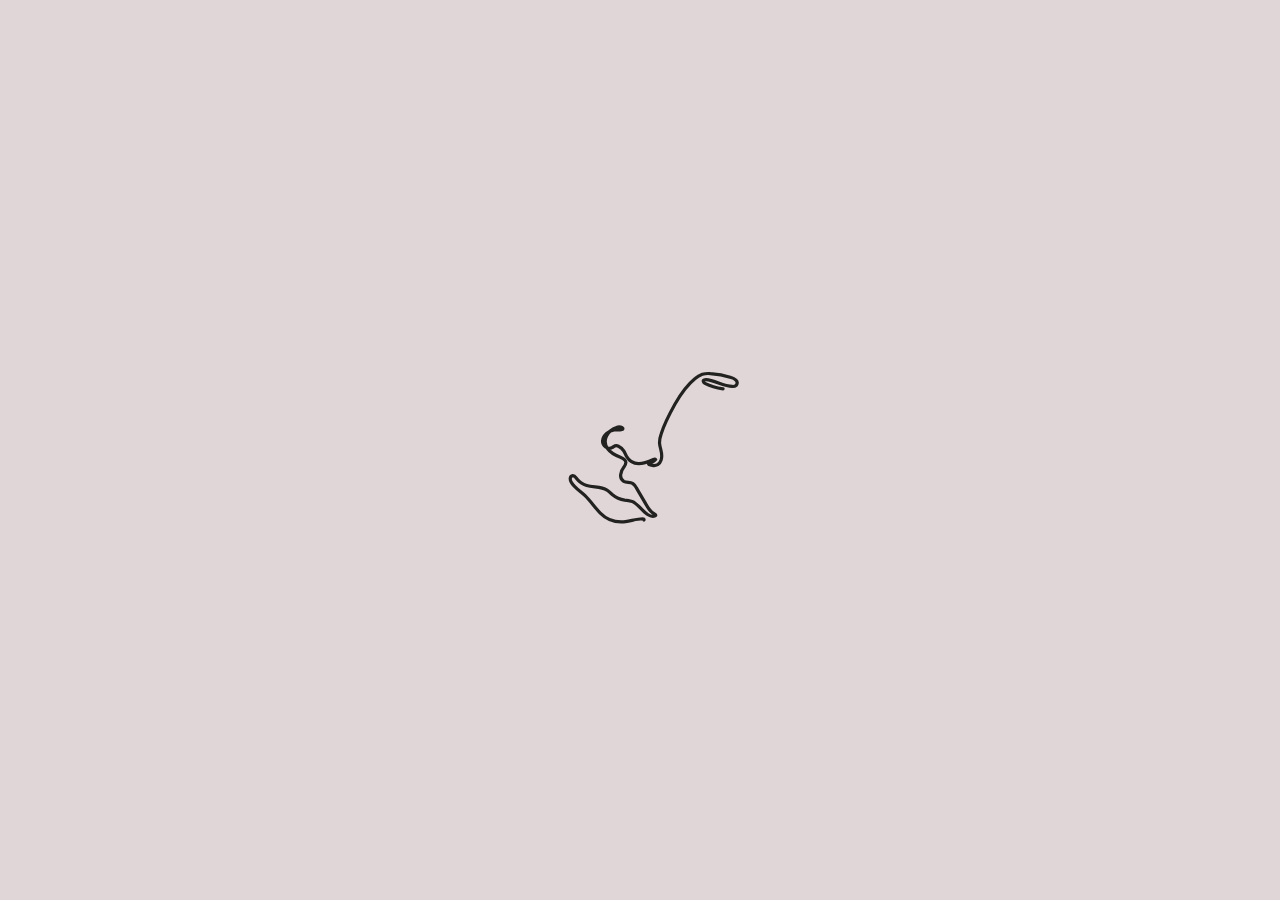
<file: woman.html>
<!DOCTYPE html>
<html lang="en">
  <head>
    <meta charset="UTF-8" />
    <title>svg scroll animation</title>
    <link rel="stylesheet" type="text/css" href="reset.css" />
    <link rel="stylesheet" type="text/css" href="css/splitting.css" />
    <link rel="stylesheet" type="text/css" href="css/woman.css" />
    <link rel="preconnect" href="https://fonts.googleapis.com" />
    <link rel="preconnect" href="https://fonts.gstatic.com" crossorigin />
    <link href="https://fonts.googleapis.com/css2?family=Nunito:wght@900&display=swap" rel="stylesheet" />
    <script src="js/jquery-3.6.0.min.js"></script>
    <script src="js/greensock/gsap.min.js"></script>
    <script src="js/greensock/ScrollTrigger.min.js"></script>
    <script src="js/splitting.min.js"></script>
  </head>
  <body>
    <div id="mainVisual">
      <svg xmlns="http://www.w3.org/2000/svg" viewBox="0 0 357.59 375.16">
        <defs>
          <style>
            .cls-1 {
              fill: #ffcac2;
            }
            .cls-2 {
              fill: #d4e8ff;
            }
            .cls-3 {
              fill: #f5eee4;
            }
            .cls-4 {
              fill: none;
              stroke: #222221;
              stroke-linecap: round;
              stroke-linejoin: round;
            }
          </style>
        </defs>
        <title>6697603</title>
        <g id="OBJECTS">
          <path
            class="cls-1"
            d="M101.19,355.83a24,24,0,0,1-12-19.34c-.33-5.47,1.28-10.86,3.16-16,6.68-18.29,18.84-36.74,37.72-41.48a37.34,37.34,0,0,1,42.64,52.58c-5,10.18-15,19-24.9,24.27-9.73,5.17-22.81,4.47-33.57,3.92A28.5,28.5,0,0,1,101.19,355.83Z"
            transform="translate(-62.13 -62.42)"
          />
          <path
            class="cls-2"
            d="M302.25,352.05c12.28,2.33,23.88,7.19,32.49,16,13.09,13.46,15.52,38.14,1.05,50.09-12.42,10.27-38.47,11.64-53.85,9.78-20.92-2.52-42.84-3.1-63.65-6.46-28-4.52-66.35-42.38-31.28-66.42,11.19-7.66,26.12-4.44,39.63-3.34,18.71,1.52,37.48-1.67,56.25-1.5A109,109,0,0,1,302.25,352.05Z"
            transform="translate(-62.13 -62.42)"
          />
          <path
            class="cls-2"
            d="M243.73,64.76a65.65,65.65,0,0,0-14.68,3.9c-25.43,9.73-47,27.21-68,44.6-17.53,14.54-35,29.3-49.82,46.64-10,11.76-19,25.39-20.4,40.77s6.92,32.52,21.79,36.69c11.79,3.29,24.63-2.23,33.29-10.87s14-20,19.13-31.1l17.07-36.82c4.68-10.11,8.11-22.66,16.56-30.17,9.35-8.29,20.57-14.13,31.26-20.6a286.62,286.62,0,0,0,24-16.2c6.42-4.82,11.8-15.34,5.55-22.74C255.93,64.66,249.85,64,243.73,64.76Z"
            transform="translate(-62.13 -62.42)"
          />
          <path
            class="cls-3"
            d="M337.51,281a98.64,98.64,0,0,1-18.75,6.52c-29.51,7-61.75.72-87-16.12s-43.28-43.81-50.14-73.35c-2.48-10.72-3.56-21.87-2-32.75,2.47-16.66,11.15-34.83,21.78-47.86,13.81-16.94,33.9-27.81,54.75-34.41,22-7,45.77-9.58,68.24-4.38,47.76,11,80,64.76,76.5,112C398.08,229.2,372.37,264.88,337.51,281Z"
            transform="translate(-62.13 -62.42)"
          />
          <path
            class="cls-1"
            d="M209.62,267.06c-8.36,4.24,6.79,18.88,11.81,21,7.22,3,24.52,4.08,20.23-8.81a12.84,12.84,0,0,0-6.06-6.79,38.21,38.21,0,0,0-8.72-3.23l-8.62-2.41a13.15,13.15,0,0,0-5.18-.72A10.69,10.69,0,0,0,209.62,267.06Z"
            transform="translate(-62.13 -62.42)"
          />
          <path
            class="cls-1"
            d="M287.54,251.1c2.64.16,5.77.89,6.68,3.37,4.56,12.55-18.05,17-25.49,11.76-3.52-2.5-5.24-7.37-2.19-11.14C270.43,250.29,282,250.77,287.54,251.1Z"
            transform="translate(-62.13 -62.42)"
          />
          <path
            class="cls-1"
            d="M200.85,208.08c-2.83-4.86-7-10-12.62-10-5.47-.05-9.86,4.95-11.36,10.21a21,21,0,0,0,5.15,20.2,19.93,19.93,0,0,0,20.19,4.71C218.21,227.58,205.73,216.49,200.85,208.08Z"
            transform="translate(-62.13 -62.42)"
          />
          <path
            class="cls-4"
            d="M243.37,293.73c.29-.36-.35-.73-.81-.74-4,0-7.86,1.6-11.86,1.93a18.6,18.6,0,0,1-14.61-5.46c-3.38-3.45-6.08-7.51-9.5-10.88-2.7-2.66-7-5.14-8.73-8.55a3.89,3.89,0,0,1-.54-2.36,1.85,1.85,0,0,1,1.59-1.62c1-.05,1.72.91,2.34,1.71a13.2,13.2,0,0,0,6.36,4.38c4.16,1.3,9,.54,12.64,2.9a36.48,36.48,0,0,1,3.3,2.78,16.25,16.25,0,0,0,7.8,3.56,29.62,29.62,0,0,1,4.72.79c4.48,1.53,8.89,10.8,14.11,9.11a.8.8,0,0,0,.57-.45c.12-.42-.37-.73-.77-.91-3.35-1.54-4.37-4.38-6.09-7.32s-3.47-5.92-5.2-8.89a7,7,0,0,0-2.42-2.81c-1.66-.91-3.85-.36-5.49-1.3a4.43,4.43,0,0,1-1.92-4.34,9.93,9.93,0,0,1,2-4.56,5,5,0,0,0,1.25-2.91c-.09-1.8-2.11-2.76-3.79-3.43-2.89-1.15-5.78-2.66-7.62-5.18-3.78-5.18,0-11.49,5.55-13.31a4.09,4.09,0,0,1,3.57.18c.26.19.5.52.34.8a.74.74,0,0,1-.42.26c-1.56.49-3.24.24-4.86.35-3.22.22-7.22,3.43-7.37,6.8-.13,3,3.31,5.74,5.89,4.29,1.76-1,2-1.89,4.06-.92a8,8,0,0,1,3.3,2.91c.68,1.07,1.09,2.29,1.71,3.4,3.9,6.92,11,4.61,16.83,2,.42-.18,1-.42,1.4,0a7.73,7.73,0,0,1-1.84,1.52,18.73,18.73,0,0,1-2.1.76c-.25.08-.54.26-.49.51.11.62,2,.88,2.45.95a4.92,4.92,0,0,0,3.24-.49,5.5,5.5,0,0,0,2.18-2.92c1.33-3.68-.68-6.76-1-10.43a15.1,15.1,0,0,1,1-5.81c2.08-6.74,5.25-12.62,8.69-18.76,3.33-5.94,7.26-11.67,12.58-16a13.63,13.63,0,0,1,4.49-2.65,14.55,14.55,0,0,1,5-.4,51.27,51.27,0,0,1,13,2.41,6.64,6.64,0,0,1,3,1.67,2.48,2.48,0,0,1,.23,3.19,3.27,3.27,0,0,1-2.51.78c-5.68-.1-10.76-3.84-16.43-4.29-.58,0-1.29,0-1.59.51-.45.76.44,1.6,1.23,2,9.52,4.85,21.08,3.21,31.21,6.61,1.77.6,6.23,2.67,6.88,4.64a3.37,3.37,0,0,1-.42,2.36c-6.51,14.59-11.67,29.62-20.08,43.41-11.3,18.52-28.62,33.86-47.55,44.15-9.28,5-19.16,9.78-29.71,10.1-12.87.39-25.22-6-34.56-14.86s-16.09-20.06-22.43-31.26c-4.55-8.05-9.06-16.5-9.8-25.72-.4-5,.32-10,1-14.9.77-5.28,1.53-10.57,2.67-15.79.43-2,4.23-9.79,1.26-10.39-1.27-.26-2.52.43-3.71.93-3.22,1.36-7.31,1.34-9.82-1.09-2-2-2.56-5-2.24-7.83s1.39-5.44,2.15-8.15c2.16-7.72,1.86-16,4.45-23.58a32.46,32.46,0,0,1,6.08-10.67c2.5-2.92,5.74-5.48,9.56-6,9.84-1.33,10.77,8.59,6.64,15-1.69,2.63-4.09,4.72-6.07,7.14a54.48,54.48,0,0,0-6.09,10.28l-5,10.09a5.07,5.07,0,0,0-.71,2.27c0,2.06,2.65,3.29,4.6,2.62s3.21-2.55,4.09-4.41c2.33-4.94,2.95-10.5,4.88-15.61,3-8,8.81-11.28,14.34-17,4.31-4.5,5.08-12.16,11.21-14.95,3.11-1.42,6.72-.93,10.08-1.57,6.86-1.3,10.64-7.47,16.12-11.12,11.28-7.49,27-1.41,39.64-6.18a4.25,4.25,0,0,0,2.11-1.38c1.33-2-.88-4.36-2.66-6a25.06,25.06,0,0,1-8-15c2.27-2,6.09-.73,8,1.66s2.51,5.52,3.68,8.33c6.1,14.64,24.64,18.34,37.92,27C317.57,152,326.7,172.2,324,191.18c-.71,4.84-2.1,9.87-.58,14.52,1.75,5.37,6.86,8.76,11.38,12.15,7.67,5.74,20.55,16.47,21.47,26.78.6,6.67-2.11,13.3-6,18.73-9.48,13.09-23.11,23-34,34.76-6.35,6.83-11,16.81-7.34,25.37,3,6.86,10.33,10.63,17.43,12.95,19.62,6.41,45,7,63.76-2.57,16.36-8.33,27.67-25.65,29.08-44,1.56-20.43-9.34-41.43-26.38-52.57-3.59-2.35-7.26-4.78-9.73-8.28-6.31-9-2.72-21.17-.46-31.91,3.48-16.58,2.61-35.32-8.06-48.48-8.24-10.16-21.06-15.48-33.78-18.55-6.44-1.55-13.12-2.68-18.94-5.85-11.65-6.34-17.62-19.44-22.8-31.65-.89-2.09-.72-1.93.31-4,7.3-3.86,16.06.78,22.85,5.48,7.21,5,14.35,10.24,20.08,16.86,13.68,15.79,17.95,37.4,21.73,57.95q8.34,45.38,16.69,90.75c3.15,17.16,6.11,35.81-1.92,51.31s-26,24.26-43.59,25.36c-16,1-31.72-3.35-46.62-8.8-11.73-4.29-22.09-8.89-11.21-22.58,8.83-11.11,20-18.9,29.87-28.81,5.74-5.78,11.18-12.07,14.44-19.54,2.54-5.79,2.25-11.66,3.31-17.83,1.28-7.41,3.13-14.71,4.76-22.05,3.17-14.24,5.92-29.13,2.13-43.53-2.65-10.08-8.3-19.07-14-27.78-12.31-18.67-27-38-48.44-44.33-5.54-1.63-12.34-3.13-14.21-8.6a11.33,11.33,0,0,1,.46-7.41c4.2-11.49,18.27-16.83,30.37-15s22.63,9,32.57,16.1c12.28,8.79,24.66,18.06,33,30.65,8.71,13.13,12.39,29,13.83,44.71.88,9.62,1.15,19.83,6.39,27.94,5.37,8.33,15.27,13.19,19.71,22.05,8.58,17.11-8,34.37-1.6,51.39,3.44,9.13,12.43,15.27,16,24.34s1,19.61-4.66,27.47-14.05,13.33-22.73,17.62c-19.6,9.66-44,15.43-65.94,12.45-9-1.22-19.06-5.94-27.64-9.05-11.34-4.12-22.28-9.28-33.67-13.29-5-1.74-11.38-3-14.7,1-3.54,4.34-.33,10.85,3.5,14.93,10,10.63,24.13,17.24,38,21.25,13,3.77,24.92,9.46,38,13.22,15,4.3,29.78,10.19,42.34,19.48s22.83,22.23,26.82,37.33"
            transform="translate(-62.13 -62.42)"
          />
          <path
            class="cls-4"
            d="M230.74,168.4c-4.29-1.16-8.64-3.93-12.76-5.74a25.72,25.72,0,0,0-7.68-2.46,2.46,2.46,0,0,0-1.69.28,1,1,0,0,0-.15,1.48,1.48,1.48,0,0,0,.86.19c4.88.16,8.76,3.91,12.6,6.92,9.21,7.23,20.52,11.12,31.23,15.83a5.1,5.1,0,0,1,2.83,2.19,3.94,3.94,0,0,1-.85,3.91,5.41,5.41,0,0,1-3.19,2.11c-2.32.42-4.47-1.18-6.38-2.56-2.07-1.49-11.11-4.34-10.21,1a8.54,8.54,0,0,0,1.54,3.07,21.66,21.66,0,0,1,2.87,6.68c.53,2.22.68,4.67-.42,6.67-1.33-.68-2-2.17-2.94-3.32a11.3,11.3,0,0,0-6.44-3.43c-2.43-.52-4.93-.64-7.34-1.21a11.48,11.48,0,0,1-4-1.65c-3.32-2.34-4.32-6.74-6.47-10.19a7.13,7.13,0,0,1-5-.87c-.3-.19-.63-.44-.66-.8s.4-.81.85-.86a3.12,3.12,0,0,1,1.3.26c4.18,1.36,8.73-.2,13.12.14a15.2,15.2,0,0,1,4.73,1.17,8.76,8.76,0,0,1,4,3.06c1.87,2.85-.32,6.79-3.34,7.73a7,7,0,0,1-5.76-.92,5.73,5.73,0,0,1-2.46-3c-1-3,2.24-5.43,4.77-6.22,1.89-.59,3.67.45,5.21,1.54a17,17,0,0,1,5.49,6.45c1.32,2.72,3,5.28,4.33,8"
            transform="translate(-62.13 -62.42)"
          />
          <path
            class="cls-4"
            d="M295.66,235.36a44.06,44.06,0,0,1-10.89-2,19.68,19.68,0,0,1-6.84-4c-1.83-1.69-2.31-3.53-4.8-4.49-1.34-.52-2.76-.81-4.13-1.27-3.26-1.11,2.5-3.06,3.41-3.3a23.08,23.08,0,0,1,15.66,1.49,23.54,23.54,0,0,1,6.66,4.6c2.2,2.18,3.26,5.31,4.64,8.05a4.71,4.71,0,0,0,1,1.44c1.22,1.07,3.19.53,4.49-.45.45-.34.9-.95.59-1.42s-.71-.36-1.12-.38a4.2,4.2,0,0,1-2.93-1.11.81.81,0,0,1-.28-.67c.08-.37.53-.5.9-.58a6.83,6.83,0,0,0,2.37-1c.38-.25.76-.8.42-1.12s-.62-.08-.92,0a6.84,6.84,0,0,1-3.69.4c-.55-.09-1.2-.4-1.19-1a1,1,0,0,1,.25-.57,12.88,12.88,0,0,1,1.54-1.19c.48-.44.79-1.23.35-1.71s-1.18-.29-1.78-.11a5.93,5.93,0,0,1-4.07,0c-1.53-.67-2.48-2.18-4-2.89a23.12,23.12,0,0,0-6.33-1.39c-1.68-.23-3.53-.36-4.93.6a4.55,4.55,0,0,0-1.38,5.33,7.65,7.65,0,0,0,4.19,4c2.16.94,4.89,1.14,6.72-.35a4.45,4.45,0,0,0-3.3-7.86,3.56,3.56,0,0,0-3.09,2.43"
            transform="translate(-62.13 -62.42)"
          />
          <path
            class="cls-4"
            d="M244.18,106.73c-8.53-3.65-18.46-1.65-27,2s-16.42,8.79-25.23,11.71c-4.05,1.34-9.65,1.56-11.4-2.33-1.48-3.29,1.07-6.92,3.57-9.52a109.16,109.16,0,0,1,25.57-19.66c7.9-4.4,16.29-10,25.41-10.91,6.54-.68,13.28-.31,19.53-2.35a6.8,6.8,0,0,0,4.07-2.77c3.17-5.78-6.36-8.37-10.06-9.23-7.32-1.71-14.37-.18-21.45,2.19A115.31,115.31,0,0,0,160,126.07c-9.55,20.7-12.64,43.54-20.08,65-1.74,5-4.85,10.11-5.87,15.28-.77,3.92-.37,7.74-1.42,11.7-2.37,9-7.17,17.86-14.64,23.61-5.1,3.92-12.22,8.13-11.07,14.46.53,2.88,2.8,5.13,5.22,6.77,8.49,5.73,19.47,6.11,29.66,5.06,3.17-.33,6.77-.65,9.17,1.45,4.59,4,9.07,20.28,9.1,26.42.09,15.68-13.37,27.64-25.67,37.35C124.56,340.89,114,349,101.58,350.4c-7.17.83-14.43-.63-21.62-.06s-15,4-17.33,10.81"
            transform="translate(-62.13 -62.42)"
          />
          <path
            class="cls-4"
            d="M210.16,184.3c.16.58,1.16.27,1.23-.32a2.12,2.12,0,0,0-.79-1.54,4.43,4.43,0,0,1-1.5-3.45.86.86,0,0,1,.51-.74c.38-.1.72.24.95.56,1.44,2,2.51,4.79,4.95,5.33a.55.55,0,0,0,.36,0c.26-.11.27-.47.21-.75-.36-1.59-1.66-2.93-1.69-4.56,0-.27.08-.6.34-.66a.6.6,0,0,1,.39.08c2.14,1.06,2.08,4.65,4.3,5.55a5.81,5.81,0,0,0,3.12-.05c3.57-.57,7.7.6,9.44,3.76"
            transform="translate(-62.13 -62.42)"
          />
          <path
            class="cls-4"
            d="M162.7,408.83A297.29,297.29,0,0,0,125.89,397c-2-.5-4.43-.81-5.66.8,2.06,1.33,4.62,1.51,7,1.85,8.77,1.2,16.95,4.79,25.23,7.76,4.18,1.49,8.46,2.37,12.68,3.65A88.75,88.75,0,0,1,179,416.85c-4.5-.06-10.48,3.51-14.14,6.12-8.85,6.33-19.64,5.8-29.38,1.65a63.16,63.16,0,0,1-22.64-16.39c-2.21-2.52-4.28-5.27-7.09-7.1s-6.66-2.56-9.49-.77c5.45-11,17.14-18.35,29.35-19.6S150.3,384,159.67,392c8.43,7.15,14.38,16.76,22,24.74,3.61-6,11.49-7.24,18-9.86,9.6-3.89,17.19-12.31,19.27-22.45a47.06,47.06,0,0,0-4.9-32.19,1.3,1.3,0,0,0-.58-.64,1.36,1.36,0,0,0-1.21.32l-12.77,8.33a75.69,75.69,0,0,0-11,8.16,39,39,0,0,0-10.77,36.31c.81,3.49,3.88,8.25,5.76,2.14,2.45-8,6-16.28,11.29-22.84,3.11-3.84,7.44-11.41,12.67-12.37a4.45,4.45,0,0,1-1.2,4.16,21.36,21.36,0,0,1-3.53,2.81c-5.84,4.31-9.21,11.11-12.37,17.65q-2.52,5.22-5.05,10.44c-1.33,2.77-3.56,6.18-3.62,9.33a18.94,18.94,0,0,0,.67,4.6,155.28,155.28,0,0,0,4.34,16.2c.1.29-.57-.2-.62.1a2.34,2.34,0,0,0,2.86-1.13,4.08,4.08,0,0,0,.08-3.27,20.72,20.72,0,0,0-1.54-3,20.58,20.58,0,0,1-2.22-6.16"
            transform="translate(-62.13 -62.42)"
          />
          <path
            class="cls-4"
            d="M114.35,320.55a26.54,26.54,0,0,0,29.85-7c4.28-5,6.5-12.22,4.3-18.47-2.59-7.37-11.06-11.75-18.81-10.73S115.28,291,111.84,298a11.44,11.44,0,0,0-1.43,5.57,8.27,8.27,0,0,0,4.65,6.69,11.81,11.81,0,0,0,8.32.59c3.28-.9,6.37-3.15,7.41-6.39,1.56-4.84-2.2-10.24-7-11.76s-10.2,0-14.54,2.68a17.64,17.64,0,0,0-6.37,6.09,9.64,9.64,0,0,0-.72,8.56c2,4.34,7.19,5.86,11.71,7.34a74.59,74.59,0,0,1,9.29,3.76,11.45,11.45,0,0,1,4,2.83,4.27,4.27,0,0,1,.67,4.63,5.8,5.8,0,0,1-2.46,2.07,33.06,33.06,0,0,1-19.54,3.67c-4.76-.59-9.91-2.72-11.68-7.18a14.54,14.54,0,0,1-.61-6.5,46.93,46.93,0,0,1,44.09-43c8.9-.51,18.77,2.15,23.63,9.63,4.25,6.55,3.67,15,2.58,22.75-.66,4.7-1.46,9.45-3.55,13.7s-5.65,8-10.22,9.26c-3.57,1-7.36.38-11.06.15a55.11,55.11,0,0,0-20.75,2.67,4.81,4.81,0,0,0-2.53,1.5c-1,1.31-.41,3.28.79,4.38A9.22,9.22,0,0,0,121,343.6c10.44,2.18,21.81,1.81,31.18-3.3s16.21-15.6,14.94-26.2c-.31-2.64-1-5.76.94-7.63a5.46,5.46,0,0,1,3-1.34A10.77,10.77,0,0,1,182.93,314c.64,4.86-2.16,9.46-5.09,13.39-5.42,7.27-12,14.13-20.4,17.48-9.61,3.82-20.51,2.63-30.48,5.39-3.62,1-7.08,2.5-10.73,3.36s-7.64,1-11-.67c-2.87-1.43-5-4-7.43-6.07-2.81-2.38-6.12-4.11-8.91-6.5a24.24,24.24,0,0,1-6.55-9,17.51,17.51,0,0,1-1.14-10.9c.81-3.19,2.74-5.95,4.29-8.85,2.08-3.9,3.52-8.13,6-11.8,2.94-4.37,7.17-7.7,11.55-10.62,3.39-2.27,7-4.38,11-5,4.24-.71,8.57.23,12.69,1.43A103.05,103.05,0,0,1,145.51,293c5.27,2.73,10.42,6,14.07,10.7a41.25,41.25,0,0,1,6.24,12.73c1.64,5,2.88,10.34,1.84,15.5a24.38,24.38,0,0,1-6.5,11.61c-7.59,8-18.37,12.13-28.92,15.41s-21.8,5.9-32,2.11c-5.41-2-10.54-6.53-10.7-12.3a1.9,1.9,0,0,1,.32-1.3,2,2,0,0,1,1.65-.48c4.72.15,9.18,2.15,13.83,3,7.44,1.32,15-.38,22.56-1s15.81,0,21.44,5c6.58,5.9,7.08,15.09,9.59,23s13.24,21.59,17.24,29"
            transform="translate(-62.13 -62.42)"
          />
        </g>
      </svg>
      <div class="title" data-splitting>La Vie en Rose</div>
    </div>
    <script>
      //console.log($(".cls-4")[0].getTotalLength());
      $(".cls-4").each(function (idx, item) {
        item.style.strokeDasharray = item.getTotalLength();
        item.style.strokeDashoffset = item.getTotalLength();
      });
      Splitting();
      const womanTL = gsap.timeline({
        repeat: -1,
        repeatDelay: 3,
      });
      //prettier-ignore
      womanTL
      .from("#mainVisual", {
        backgroundColor: "transparent"
      })
      .to(".cls-4", {
        strokeDashoffset: 0,
        duration: function(idx,item){
          return Math.max(parseInt(item.style.strokeDasharray/1000),1);
        },
        stagger: {
          each:1
        }
      })
      .from(".cls-1", {
        fill: "transparent",
        duration: 1,
      })
      .from(".cls-2", {
        fill: "transparent",
        duration: 1,
      })
      .from(".cls-3", {
        fill: "transparent",
        duration: 1,
      })
      
      
      .from("#mainVisual .char", {
        opacity:0,
        y:-100,
        ease:"power3",
        stagger: {
          each:0.1
        }
      });
    </script>
  </body>
</html>
</file>
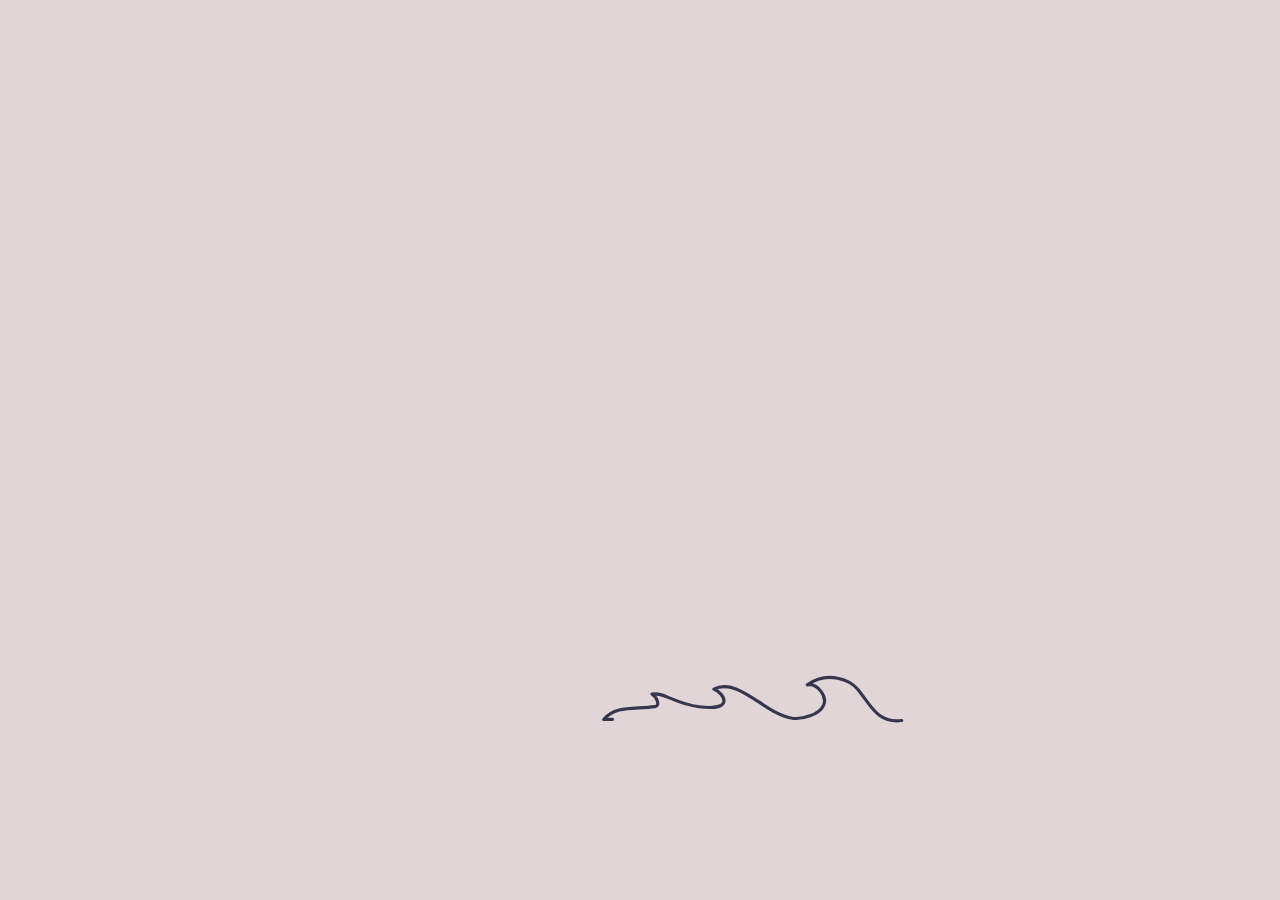
<file: yacht.html>
<!DOCTYPE html>
<html lang="en">
  <head>
    <meta charset="UTF-8" />
    <title>svg scroll animation</title>
    <link rel="stylesheet" type="text/css" href="reset.css" />
    <link rel="stylesheet" type="text/css" href="css/splitting.css" />
    <link rel="stylesheet" type="text/css" href="css/yacht.css" />
    <link rel="preconnect" href="https://fonts.googleapis.com" />
    <link rel="preconnect" href="https://fonts.gstatic.com" crossorigin />
    <link href="https://fonts.googleapis.com/css2?family=Nunito:wght@900&display=swap" rel="stylesheet" />
    <script src="js/jquery-3.6.0.min.js"></script>
    <script src="js/greensock/gsap.min.js"></script>
    <script src="js/greensock/ScrollTrigger.min.js"></script>
    <script src="js/splitting.min.js"></script>
  </head>
  <body>
    <div id="mainVisual">
      <svg xmlns="http://www.w3.org/2000/svg" viewBox="0 0 367.21 376.22">
        <defs>
          <style>
            .cls-1 {
              fill: #fed3ae;
            }
            .cls-2 {
              fill: #b9e1e3;
            }
            .cls-3 {
              fill: #f8edeb;
            }
            .cls-4 {
              fill: none;
              stroke: #36364c;
              stroke-linecap: round;
              stroke-linejoin: round;
            }
          </style>
        </defs>
        <title>6643526</title>
        <g id="OBJECTS">
          <path
            class="cls-1"
            d="M311.91,374.76c-13.42,2.44-26.89,3.41-40.43,4.73-12.72,1.24-26.36-.81-39.3-.62-28,.4-56.08,2.74-84-.48q-3.75-.43-7.49-1c.55.09,2.35,4.47,3.25,5.25,4,3.46,8.33,2,13,1.84,6.92-.18,13.88,0,20.81,0q20.79,0,41.58-.08c27.43-.12,54.87-.42,82.29-1.12,5.51-.14,11.1-.31,16.37-1.92,7.24-2.22,16-7.85,20.17-14.22-3.16-.89-8.76,3.16-11.88,4.18A107.43,107.43,0,0,1,311.91,374.76Z"
            transform="translate(-66.79 -50.77)"
          />
          <path
            class="cls-2"
            d="M96.69,404.33c10.18,1.6,22.14,3.46,29.46-3.79,8.42-8.35-10.05-8.52-11.33-15,26.19,1.88,50.6,18.16,76.73,15.64,16.82-1.62,12.92,2.27,21.58,6.28,9.8,4.54,20.55-4.5,31.34-4.77,4.45-.12,9.11,1.27,13.25-.36s6-8.62,1.85-10.15l29.94,8c17.81,4.76,15.92-8.6,11.62-9.48,21.15-3.74,39.78,27,59.92,15.53,11.75-6.72,5.6-20.91-3-18.24,7.81-6.08,19.37-2.11,27.35,3.74s15.32,13.62,25.08,15.29c5.37.92,10.87.54,16.32.65,5.94.13,7.93.13,6.94,2.11-14.32,28.64-103.43,6.37-245.59,13.72-58.17,3-100.07,9.13-119.78-9.25C59.71,406.23,88.78,403.09,96.69,404.33Z"
            transform="translate(-66.79 -50.77)"
          />
          <path
            class="cls-3"
            d="M243.56,138.06c4.11,12.31,7.27,24.91,10.31,37.52,7.37,30.56,14.12,61.62,13.71,93.06-.32,24.48-5,48.67-10,72.63,16.55-9.77,35.28-16.3,54.49-16.83s38.87,5.28,53.48,17.76c2.44-19.29,4.89-38.8,2.76-58.13-1.69-15.25-6.19-30-11.14-44.55A430.31,430.31,0,0,0,339,193.77c-21.45-45.19-53.75-80.3-92.41-111.41a187.36,187.36,0,0,0-23-15.51c-7-4.1-17.56-7.24-21.59-15,3.78,7.28,8.05,14.2,12,21.38C225.32,94.11,236,115.47,243.56,138.06Z"
            transform="translate(-66.79 -50.77)"
          />
          <path
            class="cls-3"
            d="M175.68,283.9c13.74-24.79,27.18-50,35.07-77.25,7.07-24.39,9.53-49.85,11.84-75.14.94-10.27,1.86-20.67.17-30.85,3.14,6,2.89,13.21,4,19.93,1.56,9.58,5.92,18.42,9.6,27.4,10.94,26.68,16.1,55.41,18.75,84.12,3,32.47,2.69,66.25-10,96.3-.74,1.76-1.66,3.64-3.39,4.46-2,.94-4.36.12-6.46-.6A64.89,64.89,0,0,0,205,329.45c-14.45,2.12-30.2,7.08-43.69,12.8-5.46,2.32-10.43,5.59-15.73,8.07-1.57.73-9.09,2.33-9.62,3.83,2.31-6.53,6.56-12.13,10-18q7.69-13.14,15.23-26.38C165.69,301.79,169.64,290.69,175.68,283.9Z"
            transform="translate(-66.79 -50.77)"
          />
          <path
            class="cls-4"
            d="M414.46,408.5c-14.87,1.78-18.75-8.66-27.41-19.48-4.49-5.6-18.75-12.26-31.73-2.88,6.25-1.09,12.84,7.26,10.09,13s-13.17,8.74-19.47,7.93c-16.68-2.14-34.18-26.2-49.17-18.2,5.13,1.54,14.66,14-9.25,11-16-2-21.56-9.2-29.57-7.93,2.89,1.62,5.36,7.47,1.85,7.9-13.65,1.65-24.93-.69-32.14,8,59.76-.78,65.35,1.68,72.33-3.6,27.22-20.58,27.78-25.5,36.79-32.42-17.13,13-39.67,13.17-60.45,13.1-128.14-.44-132.4,2.2-136.39-6.81,162.06,7.56,196.3.24,217.51-29.09-8.67-1-18,.08-26.73.53-12.24.63-19.77,4.95-30.22,10.18-22.56,11.29-49.78,8.13-74.18,9.17-3,.13-4.54-8.87.14-14.32,4.07-4.74,13.07-6,18.19-2,2.07,1.62,3.49,6.52-.31,7.25-4.32.84-12.1-12.48,19.54-9.65,6,.53,7.11,3.3,4.83,8.49-3.93,8.94-11.18-8,1.51-7.39,8,.37,22.26-3.31,16.13,20.81,11.87-.34,26-3.38,33.68-11.36,3.57-3.74,3.79-6.37,3.78-11.14-.07-92-26.29-174.39-52.18-217.38,3.23,38,9,87.74,1.22,144.37-.74,5.36-11.39,63.8-15.76,64.61,6.67-1.24,12.05-5.95,17.63-9.81,26.14-18.1,67-12.8,88,11,19.38-29.69,5.75-92.41-11.33-125.56-42.52-82.5-64.9-105.54-149.93-165.54,50.27,88.52,87.52,190.24,46.8,284.55-38.21-17.45-79.66,2.5-113.11,19.4,24.24-41,26.29-61.84,43.15-64.37a122.1,122.1,0,0,1,53.69,4c-2.33-6.89-11-8.8-18.29-9.33a285.36,285.36,0,0,0-38.24-.19c21-39.87,19.52-40.72,32-42.76a88.65,88.65,0,0,1,30.61.39c2.35-9.58-23.69-10.62-37.86-4.93,14.2-41.38,12.51-48.65,35-42.24.22-4.08-3.28-7.61-7.19-8.81-18.47-5.7-11,14.9-8.78-28l10.38-.49c1.63-1.44-.51-4.06-2.62-4.56-8.67-2-6.75,4.07-3.34-54.16,15.38,41.43,30,110.15,31.81,129.86,8.46,93.07-17.48,105.39-41,134.65-3.89,4.83-5.6,5.91-11,6.2-64.33,3.35-31.69.38-86.63.54,5.16,14.94,18.65,30.92,34.34,35.35,19.57,5.52,58.6-1.08,60.62,1.47-10.82-13.7-26.86,2.57-60.63-13.32-9.36-4.41-17.88-15.9-35.54-9.23,16.83,8.13,11.06,18.95,2.41,21.11-13.94,3.49-18.52-14.86-49.31,4"
            transform="translate(-66.79 -50.77)"
          />
        </g>
      </svg>
      <div class="title" data-splitting>CROSS THE OCEAN</div>
    </div>
    <script>
      console.log($(".cls-4")[0].getTotalLength());
      Splitting();
      const yachtTL = gsap.timeline({
        repeat: -1,
        repeatDelay: 3,
      });
      //prettier-ignore
      yachtTL
      .from("#mainVisual", { 
        backgroundColor: "transparent" 
      })
      .to(".cls-4", {
        strokeDashoffset: 0,
        duration: 5,
      })
      .from(".cls-1", {
        fill: "transparent",
        duration: 1,
      })
      .from(".cls-2", {
        fill: "transparent",
        duration: 1,
      })
      .from(".cls-3", {
        fill: "transparent",
        duration: 1,
      })
      .from("#mainVisual .char", {
        opacity:0,
        y:-100,
        ease:"power3",
        stagger: {
          each:0.1
        }
      });
    </script>
  </body>
</html>
</file>
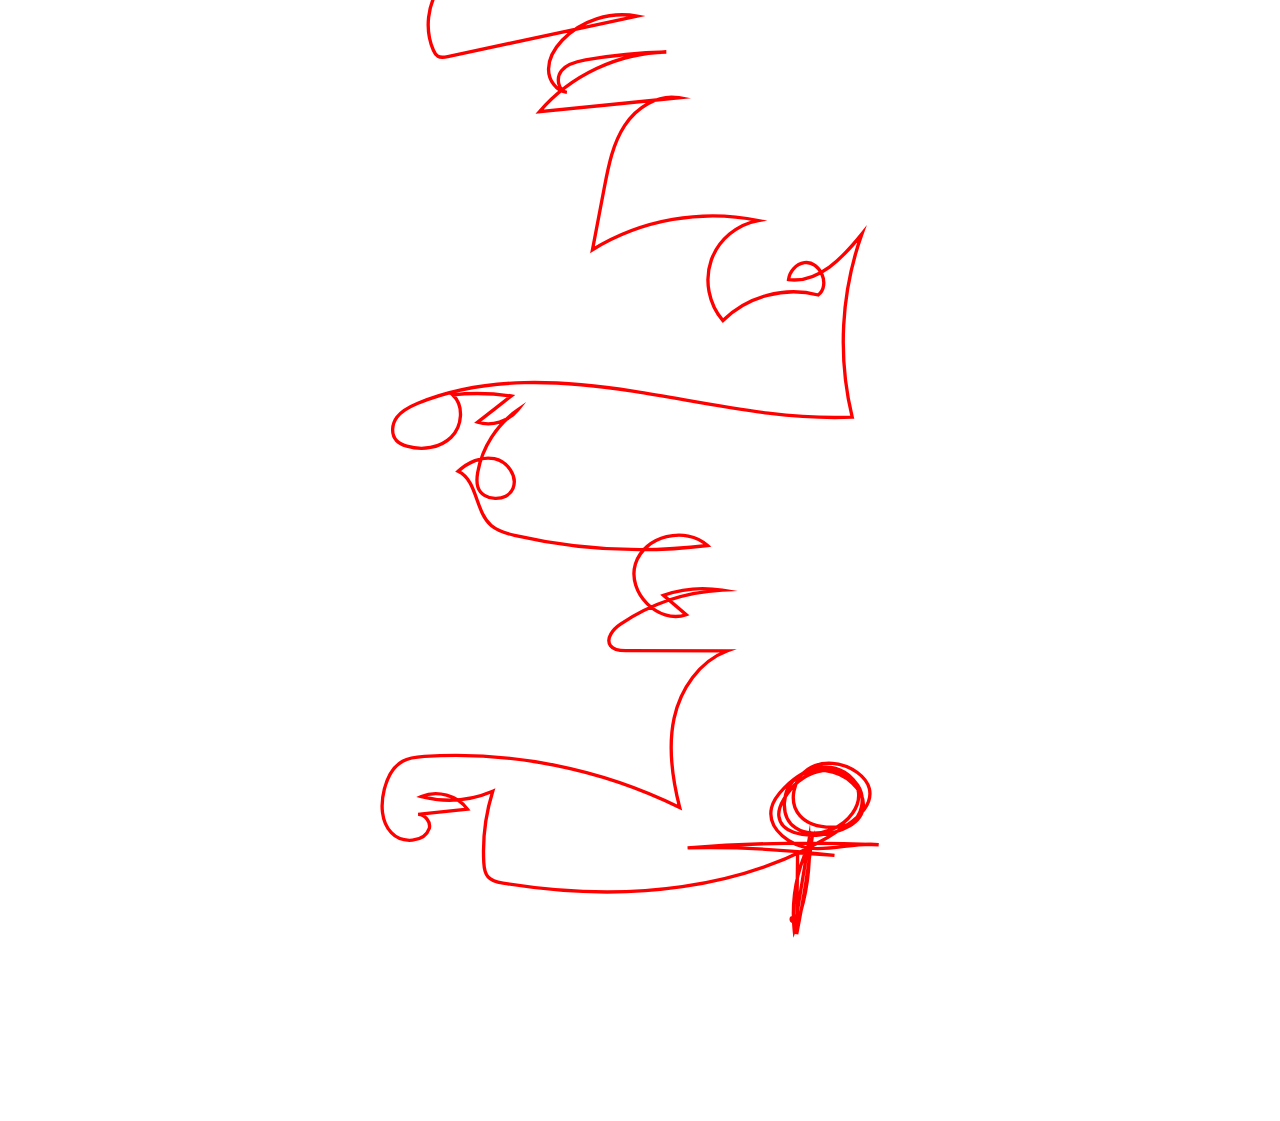
<file: youngju.html>
<!DOCTYPE html>
<html lang="en">
  <head>
    <meta charset="UTF-8" />
    <title>svg scroll animation</title>
    <link rel="stylesheet" type="text/css" href="reset.css" />
    <link rel="stylesheet" type="text/css" href="css/main.css" />
    <script src="js/jquery-3.6.0.min.js"></script>
    <script src="js/greensock/gsap.min.js"></script>
    <script src="js/greensock/ScrollTrigger.min.js"></script>
  </head>
  <body>
    <div id="mainVisual">
      <?xml version="1.0" encoding="utf-8"?>
      <!-- Generator: Adobe Illustrator 26.3.1, SVG Export Plug-In . SVG Version: 6.00 Build 0)  -->
      <svg viewBox="0 0 1920 2013.7">
        <style type="text/css">
          .st0 {
            fill: #ffffff;
            stroke: #000000;
            stroke-miterlimit: 10;
          }
        </style>
        <path
          class="st0"
          d="M646.6,186.6c-6-11-24.4-7.6-31,3.1c-6.6,10.7-5,24.3-3.2,36.7c14.4,0.3,29.8-0.1,41.5-8.6
	c11.7-8.4,16.2-27.8,5.2-37.1c-8.8-7.4-22.2-4.8-32.7-0.2c-34,14.9-59.7,47.4-66.3,83.9c-0.9,4.8-1.4,10,0.8,14.4
	c4.7,9.7,18.1,10,28.8,8.9c53-5.6,105.9-11.3,158.9-16.9c-33.6-3.1-68.3,12.7-88,40c-19.8,27.3-23.9,65.2-10.5,96.1
	c1.5,3.5,3.4,7.1,6.7,9c4.3,2.6,9.8,1.6,14.7,0.6c94.7-20.3,189.4-40.6,284.1-60.8c-40.3-7.6-84,6.5-112.3,36.2
	c-11.2,11.8-20.4,26.8-20.5,43.1s11.3,33.4,27.5,35.2c-13.3-2.2-16.5-22-8.1-32.6c8.4-10.5,22.8-13.9,36.1-16.2
	c40-7,80.6-11,121.2-11.9c-72.3,1.4-143.3,34.8-190.4,89.6c69.8-7,139.5-14,209.3-21c-31.9-5.7-63.8,14.8-81.5,41.9
	s-24.1,59.9-30.2,91.7c-6,31.5-12,62.9-18,94.4c73.4-45.3,164.3-61.4,248.8-43.8c-31.8,5.4-59.9,29-70.6,59.4s-3.8,66.4,17.5,90.6
	c36.5-36.5,93-51.7,142.9-38.3c19-14.6,2.9-52.2-20.8-48.5c-12.3,1.9-22.4,13.1-23.7,25.5c45,5.8,81.8-33.3,110.1-68.7
	c-31.4,87.6-36.6,184.5-14.6,274.9c-109.7,4.9-218.1-21.6-326.6-38.6c-108.5-17-223.3-24-324.9,17.8c-11.8,4.9-23.9,10.7-31.5,21
	s-9.2,26-0.3,35.2c4,4.2,9.6,6.5,15.2,8.1c22.8,6.7,49.6,3.2,66.5-13.4s19.6-47.4,2.2-63.6c29.2-3,58.8-2.4,87.9,1.8
	c-16.8,13.1-33.5,26.2-50.3,39.3c21.2,6.6,46.2-1,60.1-18.3c-31.2,21.6-53.3,56-60,93.3c-1.3,7.3-2,15,0.2,22.1
	c6.8,21.9,44.2,23.4,52.7,2.1c7.3-18.5-8.5-40.3-28-44.4s-39.6,5.4-54.3,18.9c29.4,13.8,25.1,59.9,49.6,81.3
	c9.6,8.4,22.5,11.8,35,14.7c94.7,21.8,193.1,27.1,289.5,15.3c-32.8-29.8-95.2-14.7-108.2,27.7c-13,42.4,34.3,90.7,76.2,76.1
	c-11.4-9.8-22.8-19.5-34.1-29.2c28.2-9.8,58.8-12.4,88.1-7.6c-54.2,2.8-107.5,20.6-152.5,50.9c-11.1,7.4-22.8,21.5-15,32.4
	c4.8,6.7,14.4,7.4,22.7,7.4c50.9,0.1,101.8,0.2,152.8,0.2c-42.2,15.7-70.7,57.5-80.2,101.5c-9.5,44-2.7,89.9,8.4,133.5
	c-118.1-58.2-251.5-84.8-382.9-76.5c-11.2,0.7-22.9,1.8-32.7,7.2c-15,8.3-23.2,25.3-27.4,41.9c-5.7,22.3-5.2,48.5,10.5,65.3
	s49.6,15.2,57-6.6c2.2-10-6.5-20.9-16.8-21c24.7-2.5,49.4-5.1,74-7.6c-15.2-20.8-45.4-29.1-69.1-19c35.3,9,73.5,6.1,107-8.1
	c-10.8,34.5-15.4,71-13.4,107.1c0.4,7.6,1.4,15.7,6.4,21.5c5.4,6.2,14.2,8,22.4,9.3c176.5,29,368.8,14.4,516-87
	c18.9-13,39-32.9,33.4-55.1c-2.5-9.8-9.8-17.8-17.9-23.8c-21.4-15.6-52.4-19.3-74.4-4.6c-22,14.8-29.4,49.3-11.8,69.1
	c11.5,13,30,17.3,47.4,17.5c9.3,0.1,18.9-0.8,27.1-5.2c19.7-10.5,24.6-39.8,12-58.3c-12.6-18.5-38.1-25.6-59.7-19.9
	c-21.7,5.6-39.4,22-50.8,41.2c-4.7,7.8-8.5,16.7-7.5,25.7c2.9,25.3,37.3,30.7,62.6,27.8c28.2-3.2,63.3-15.5,64.2-43.9
	c0.4-13-7.2-25-16.8-33.8c-21.9-20.2-57.9-26.1-82.1-8.6c-24.1,17.5-27.2,59.5-2.6,76.2c15.4,10.5,36.4,9.2,53.8,2.3
	c24.5-9.8,45.9-35.1,39.4-60.6c-5.6-21.8-30.2-34.7-52.6-32.9s-42.3,15.4-58.1,31.3c-8.4,8.5-16.3,18.2-18.9,29.9
	c-7.1,32.2,29.4,58.5,62.3,60.7c32.9,2.2,65.8-9.3,98.5-5.6c-95.5-4.4-191.3-2.8-286.6,4.8c73.6-1.6,147.2,2.2,220.3,11.2
	c-18.4-1.2-36.8-2.5-55.3-3.7c-0.4,40.6-0.9,81.2-1.4,121.8c9.4-47.3,17.1-94.9,22.9-142.8c-22,42-31.4,90.6-26.5,137.8
	c16.9-43.6,24.6-90.7,22.3-137.4c-6.3,38.3-12.5,76.6-18.8,114.9c-0.6,3.6-2,7.9-5.5,8.4c-3.6,0.4-3.4-7.2-0.4-5.3"
        />
      </svg>
    </div>

    <script>
      const path01Total = $(".path01")[0].getTotalLength();
      const path02Total = $(".path02")[0].getTotalLength();
      const path03Total = $(".path03")[0].getTotalLength();
      console.log(path01Total);
      console.log(path02Total);
      console.log(path03Total);
    </script>
  </body>
</html>
</file>
<file: style.css>
@import url("https://fonts.googleapis.com/css2?family=Noto+Sans+KR:wght@100;400;500&family=Pacifico&display=swap");

.header {
  padding-top: 110px;
  background-color: #000;
  box-sizing: border-box;
  overflow: hidden;
}

.path {
  fill: none;
  stroke: #f2f2f2;
  stroke-width: 3px;
}

.path1 {
  stroke-dasharray: 6884;
  animation: drawPath01 2s linear 1, floating 2s ease-in-out infinite alternate;
  /* stroke-dashoffset: 6884; */
  /* animation: drawPath1 1s linear, floating 2.2s linear infinite; */
}

.content1 {
  background-color: #f1f1f1;
}

.content2 {
  background-color: #000;
}

.path2 {
  stroke: #000;
  stroke-dasharray: 19592;
  stroke-dashoffset: 19592;
}
.path3 {
  stroke-dasharray: 8189;
  stroke-dashoffset: 8189;
}
.path4 {
  stroke-dasharray: 16554;
  stroke-dashoffset: 16554;
}


.content2 {
  background-image: url("./newzealand.png");
  background-repeat: no-repeat;
  background-position: center;
  background-size: cover;
}

.content3 {
  background-color: #1a1a1a;
}

.footer {
  height: 30vh;
  background-color: #000;
}


@keyframes drawPath01 {
  0% {
    stroke-dashoffset: 6884;
  }
  100% {
    stroke-dashoffset: 0;
  }
}
@keyframes floating {
  0% {
    transform: translateY(-40px);
  }
  100% {
    transform: translateY(0);
  }
  
}

/* @keyframes drawPath1 {
  0% {
    stroke-dashoffset: 6884;
  }
  100% {
    stroke-dashoffset: 0;
  }
}

@keyframes floating {
  50% {
    transform: translate3d(0, 40px, 0);
  }
} */
</file>
<file: css/ballerina.css>
#mainVisual {
  height: 100vh;
  display: flex;
  justify-content: center;
  align-items: center;
  background-color: #e1d6d7;
}
#mainVisual svg {
  height: 600px;
}
#mainVisual svg path {
  stroke-width: 2px;
}
#mainVisual svg path.cls-4 {
  stroke-dasharray: 5053;
  stroke-dashoffset: 5053;
}
#mainVisual .title {
  position: absolute;
  width: 100%;
  text-align: center;
  font-size: 10vw;
  top: 50%;
  transform: translateY(-50%);
  font-weight: 900;
  text-shadow: 5px 5px 5px rgba(0, 0, 0, 0.05);
  font-family: "Nunito";
}
</file>
<file: css/splitting.css>
/* Recommended styles for Splitting */
.splitting .word,
.splitting .char {
  display: inline-block;
}

/* Psuedo-element chars */
.splitting .char {
  position: relative;
}

/**
 * Populate the psuedo elements with the character to allow for expanded effects
 * Set to `display: none` by default; just add `display: block` when you want
 * to use the psuedo elements
 */
.splitting .char::before,
.splitting .char::after {
  content: attr(data-char);
  position: absolute;
  top: 0;
  left: 0;
  visibility: hidden;
  transition: inherit;
  user-select: none;
}

/* Expanded CSS Variables */

.splitting {
  /* The center word index */
  --word-center: calc((var(--word-total) - 1) / 2);

  /* The center character index */
  --char-center: calc((var(--char-total) - 1) / 2);

  /* The center character index */
  --line-center: calc((var(--line-total) - 1) / 2);
}

.splitting .word {
  /* Pecent (0-1) of the word's position */
  --word-percent: calc(var(--word-index) / var(--word-total));

  /* Pecent (0-1) of the line's position */
  --line-percent: calc(var(--line-index) / var(--line-total));
}

.splitting .char {
  /* Percent (0-1) of the char's position */
  --char-percent: calc(var(--char-index) / var(--char-total));

  /* Offset from center, positive & negative */
  --char-offset: calc(var(--char-index) - var(--char-center));

  /* Absolute distance from center, only positive */
  --distance: calc(
     (var(--char-offset) * var(--char-offset)) / var(--char-center)
  );

  /* Distance from center where -1 is the far left, 0 is center, 1 is far right */
  --distance-sine: calc(var(--char-offset) / var(--char-center));

  /* Distance from center where 1 is far left/far right, 0 is center */
  --distance-percent: calc((var(--distance) / var(--char-center)));
}
</file>
<file: css/objects.css>
#mainVisual {
  height: 100vh;
  display: flex;
  flex-direction: column;
  justify-content: center;
  align-items: center;
}
#mainVisual svg {
  height: 500px;
  filter: drop-shadow(3px 3px 3px rgba(0, 0, 0, 0.2));
}
#mainVisual .title {
  margin-top: 50px;
  font-size: 3vw;
  font-weight: 900;
  font-family: "Nunito";
}
</file>
<file: css/whale.css>
#mainVisual {
  height: 100vh;
  display: flex;
  justify-content: center;
  align-items: center;
  background-color: #e1d6d7;
}
#mainVisual svg {
  height: 600px;
}
#mainVisual svg path {
  stroke-width: 0.5px;
  stroke: #000;
  fill: transparent;
}
#mainVisual svg path.line {
  stroke: #000;
  stroke-dasharray: 5944;
  stroke-dashoffset: 5944;
  fill: transparent;
}
#mainVisual .title {
  position: absolute;
  width: 100%;
  text-align: center;
  font-size: 10vw;
  top: 50%;
  transform: translateY(-50%);
  font-weight: 900;
  text-shadow: 5px 5px 5px rgba(0, 0, 0, 0.05);
  font-family: "Nunito";
}
</file>
<file: css/woman.css>
#mainVisual {
  height: 100vh;
  display: flex;
  justify-content: center;
  align-items: center;
  background-color: #e1d6d7;
}
#mainVisual svg {
  height: 600px;
  width: 100vw;
}
#mainVisual svg path {
  stroke-width: 2px;
}
#mainVisual .title {
  position: absolute;
  width: 100%;
  text-align: center;
  font-size: 7.5vw;
  top: 50%;
  transform: translateY(-50%);
  font-weight: 900;
  text-shadow: 5px 5px 5px rgba(0, 0, 0, 0.05);
  font-family: "Nunito";
}
</file>
<file: css/yacht.css>
#mainVisual {
  height: 100vh;
  display: flex;
  justify-content: center;
  align-items: center;
  background-color: #e1d6d7;
}
#mainVisual svg {
  height: 600px;
  width: 100vw;
}
#mainVisual svg path {
  stroke-width: 2px;
}
#mainVisual svg path.cls-4 {
  stroke-dasharray: 3669;
  stroke-dashoffset: 3669;
}
#mainVisual .title {
  position: absolute;
  width: 100%;
  text-align: center;
  font-size: 7.5vw;
  top: 50%;
  transform: translateY(-50%);
  font-weight: 900;
  text-shadow: 5px 5px 5px rgba(0, 0, 0, 0.05);
  font-family: "Nunito";
}
</file>
<file: css/main.css>
#mainVisual {
  height: 100vh;
  display: flex;
  align-items: center;
}
#mainVisual svg path {
  fill: none;
  stroke: #ff0000;
  stroke-width: 5px;
}
#mainVisual svg path.path01 {
  stroke-dasharray: 1425;
  stroke-dashoffset: 1425;
  animation: drawPath01 1s linear 1s 1 forwards;
}
#mainVisual svg path.path02 {
  stroke-dasharray: 2149;
  stroke-dashoffset: 2149;
  animation: drawPath02 1s linear 2s 1 forwards;
}
#mainVisual svg path.path03 {
  stroke-dasharray: 1425;
  stroke-dashoffset: 1425;
  animation: drawPath03 1s linear 3s 1 forwards;
}

@keyframes drawPath01 {
  0% {
    stroke-dashoffset: -1425;
  }
  100% {
    stroke-dashoffset: 0;
  }
}
@keyframes drawPath02 {
  0% {
    stroke-dashoffset: -2149;
  }
  100% {
    stroke-dashoffset: 0;
  }
}
@keyframes drawPath03 {
  0% {
    stroke-dashoffset: -1425;
  }
  100% {
    stroke-dashoffset: 0;
  }
}
</file>
